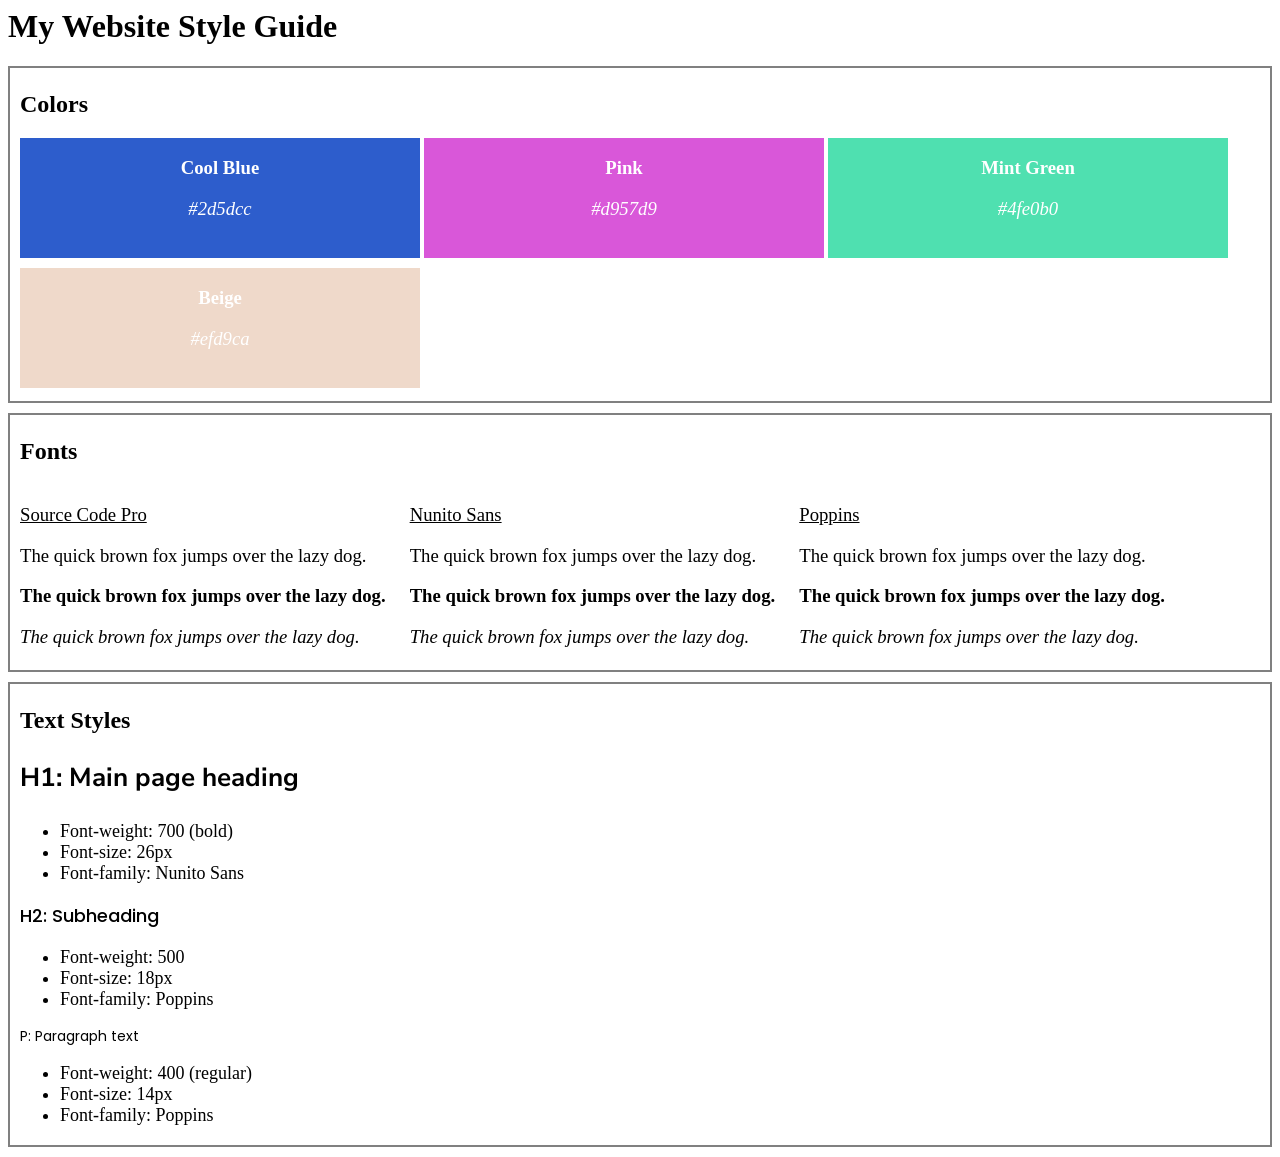
<file: index.html>
<head>
    <meta charset="UTF-8">
    <meta name="viewport" content="width=device-width, initial-scale=1.0">
    <title>My Website Style Guide</title>
    <link href="index.css" rel="stylesheet">
    <link href="https://fonts.googleapis.com/css2?family=Nunito+Sans:ital,opsz,wght@0,6..12,200..1000;1,6..12,200..1000&family=Poppins&family=Protest+Strike&family=Source+Code+Pro:ital,wght@0,200..900;1,200..900&display=swap" rel="stylesheet">

<body>
    <header>
        <h1>My Website Style Guide</h1>
    </header>

    <section class="colors">
        <h2>Colors</h2>
        <div id="cool-blue">
            <h3 class="color-name">Cool Blue</h3>
            <h3 class="color-hex">#2d5dcc</h3>
        </div>
        <div id="pink">
            <h3 class="color-name">Pink</h3>
            <h3 class="color-hex">#d957d9</h3>
        </div>
        <div id="mint-green">
            <h3 class="color-name">Mint Green</h3>
            <h3 class="color-hex">#4fe0b0</h3>
        </div>
        <div id="beige">
            <h3 class="color-name">Beige</h3>
            <h3 class="color-hex">#efd9ca</h3>
        </div>
    </section>

    <section class="fonts">
        <h2>Fonts</h2>
        <div>
            <h3 class="font-name" class="scp">Source Code Pro</h3>
            <h3 class="normal" class="scp">The quick brown fox jumps over the lazy dog.</h3>
            <h3 class="bold" class="scp">The quick brown fox jumps over the lazy dog.</h3>
            <h3 class="italic" class="scp">The quick brown fox jumps over the lazy dog.</h3>
        </div>
        <div>
            <h3 class="font-name" class="ns">Nunito Sans</h3>
            <h3 class="normal" class="ns">The quick brown fox jumps over the lazy dog.</h3>
            <h3 class="bold" class="ns">The quick brown fox jumps over the lazy dog.</h3>
            <h3 class="italic" class="ns">The quick brown fox jumps over the lazy dog.</h3>
        </div>
        <div>
            <h3 class="font-name" class="pop">Poppins</h3>
            <h3 class="normal" class="pop">The quick brown fox jumps over the lazy dog.</h3>
            <h3 class="bold" class="pop">The quick brown fox jumps over the lazy dog.</h3>
            <h3 class="italic" class="pop">The quick brown fox jumps over the lazy dog.</h3>
        </div>
    </section>

    <section class="text-styles">
        <h2>Text Styles</h2>
        <div>
            <h3 class="text-styles" id="h1">H1: Main page heading</h3>
            <ul>
                <li>Font-weight: 700 (bold)</li>
                <li>Font-size: 26px</li>
                <li>Font-family: Nunito Sans</li>
            </ul>
        </div>
        <div>
            <h3 class="text-styles" id="h2">H2: Subheading</h3>
            <ul>
                <li>Font-weight: 500</li>
                <li>Font-size: 18px</li>
                <li>Font-family: Poppins</li>
            </ul>
        </div>
        <div>
            <h3 class="text-styles" id="p">P: Paragraph text</h3>
            <ul>
                <li>Font-weight: 400 (regular)</li>
                <li>Font-size: 14px</li>
                <li>Font-family: Poppins</li>
            </ul>
        </div>

    </section>
</body>
</html>
</file>
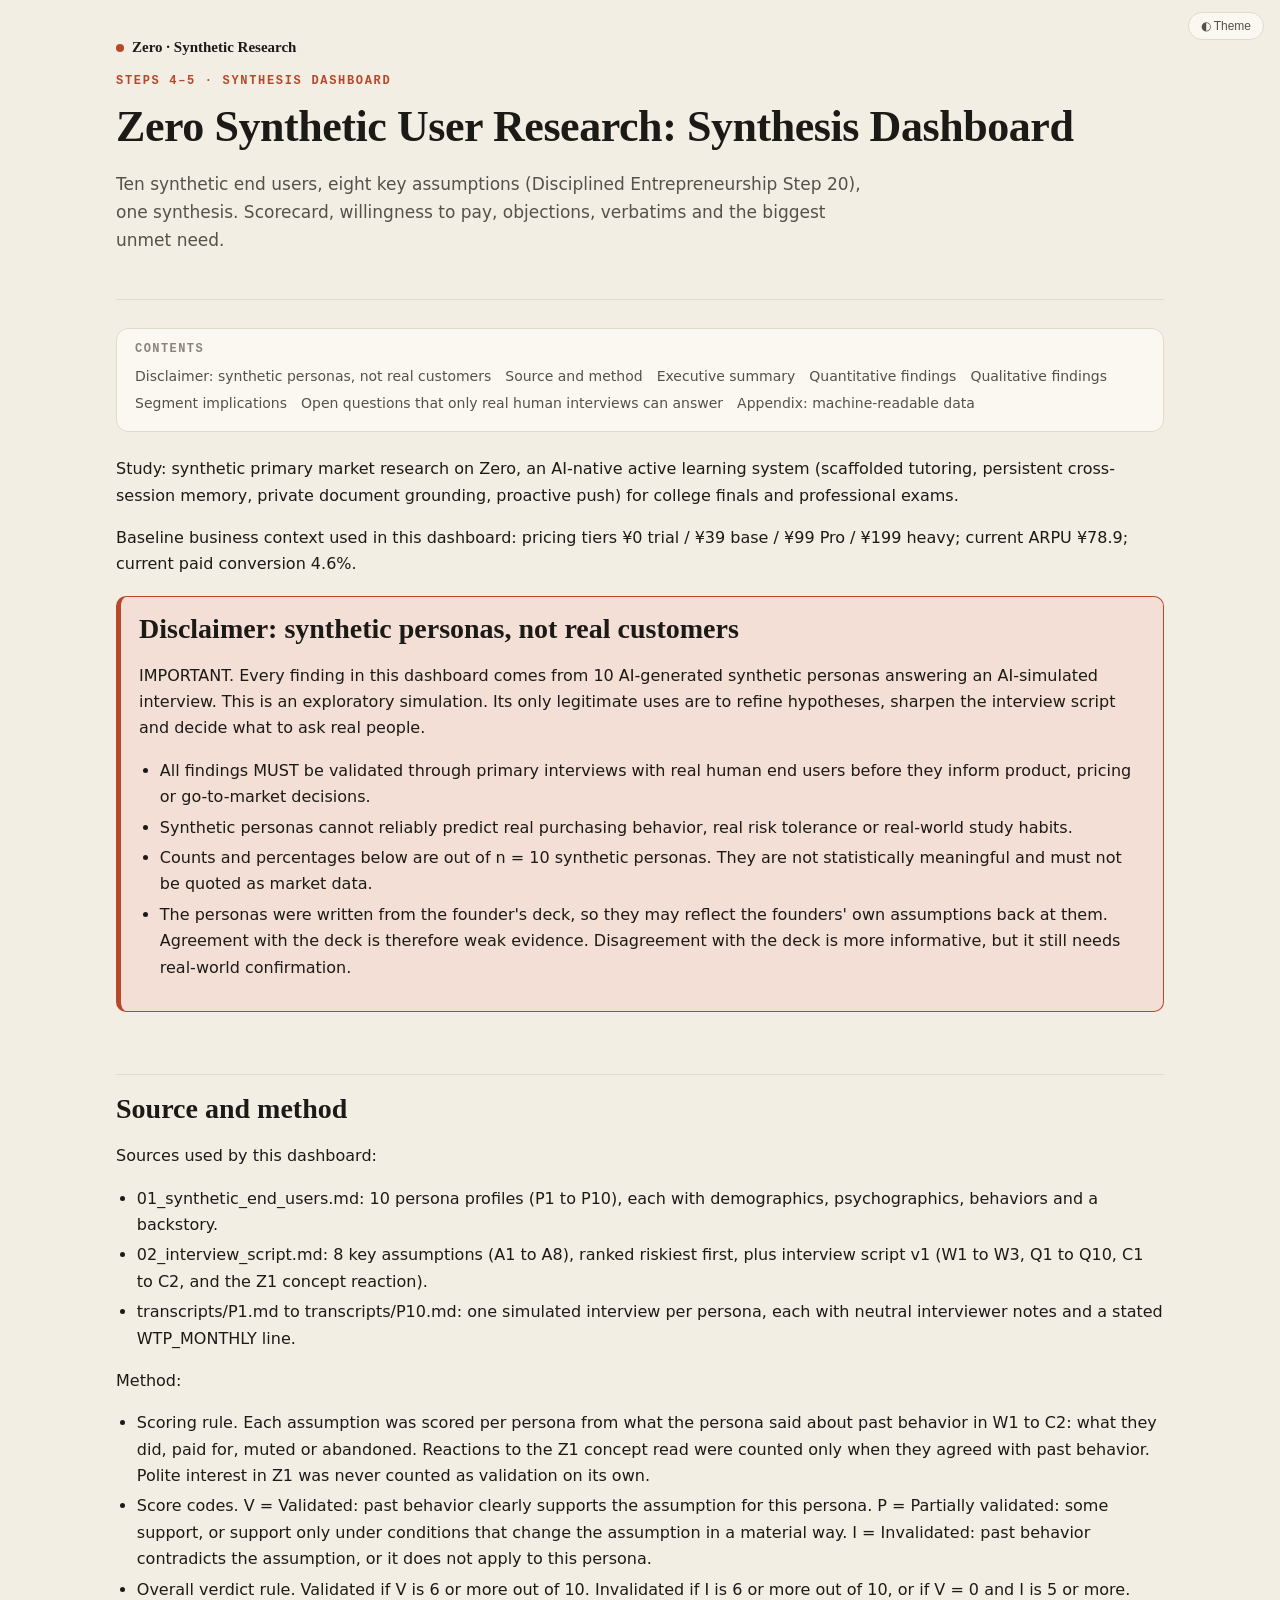
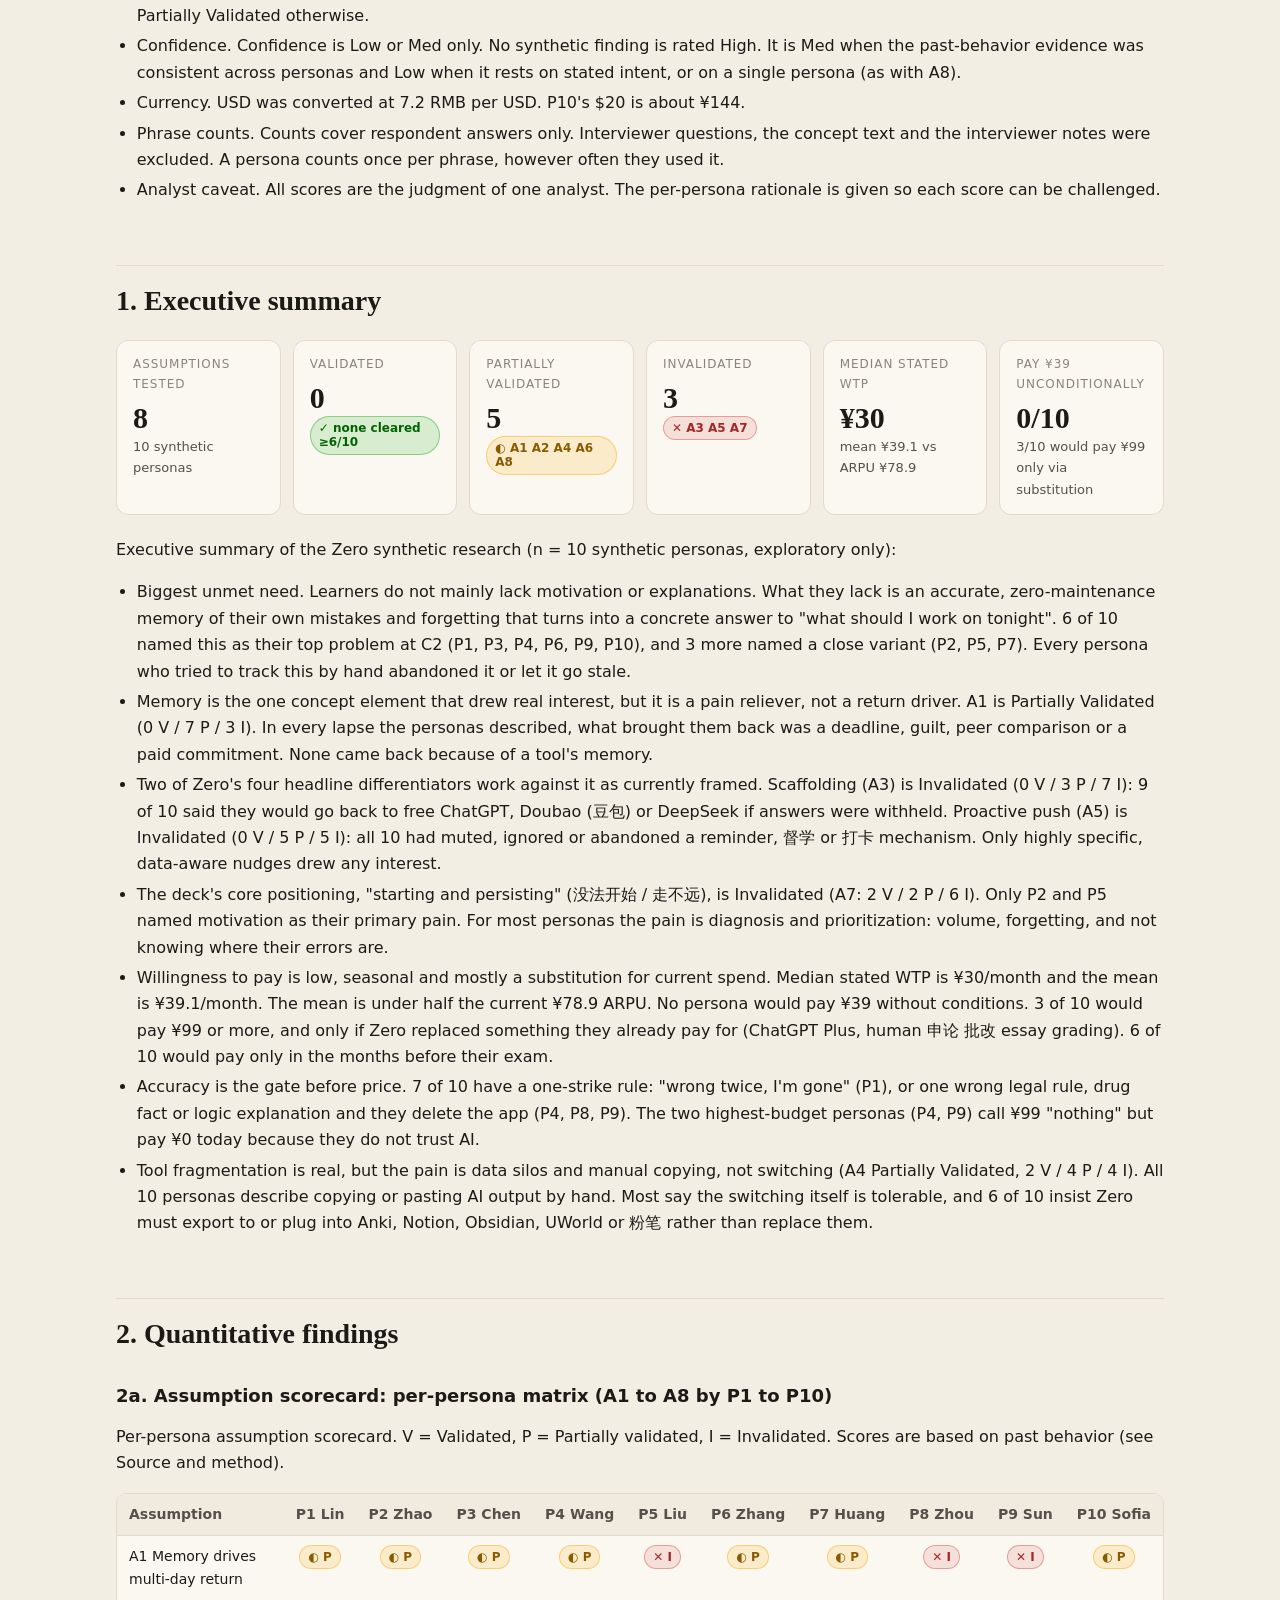
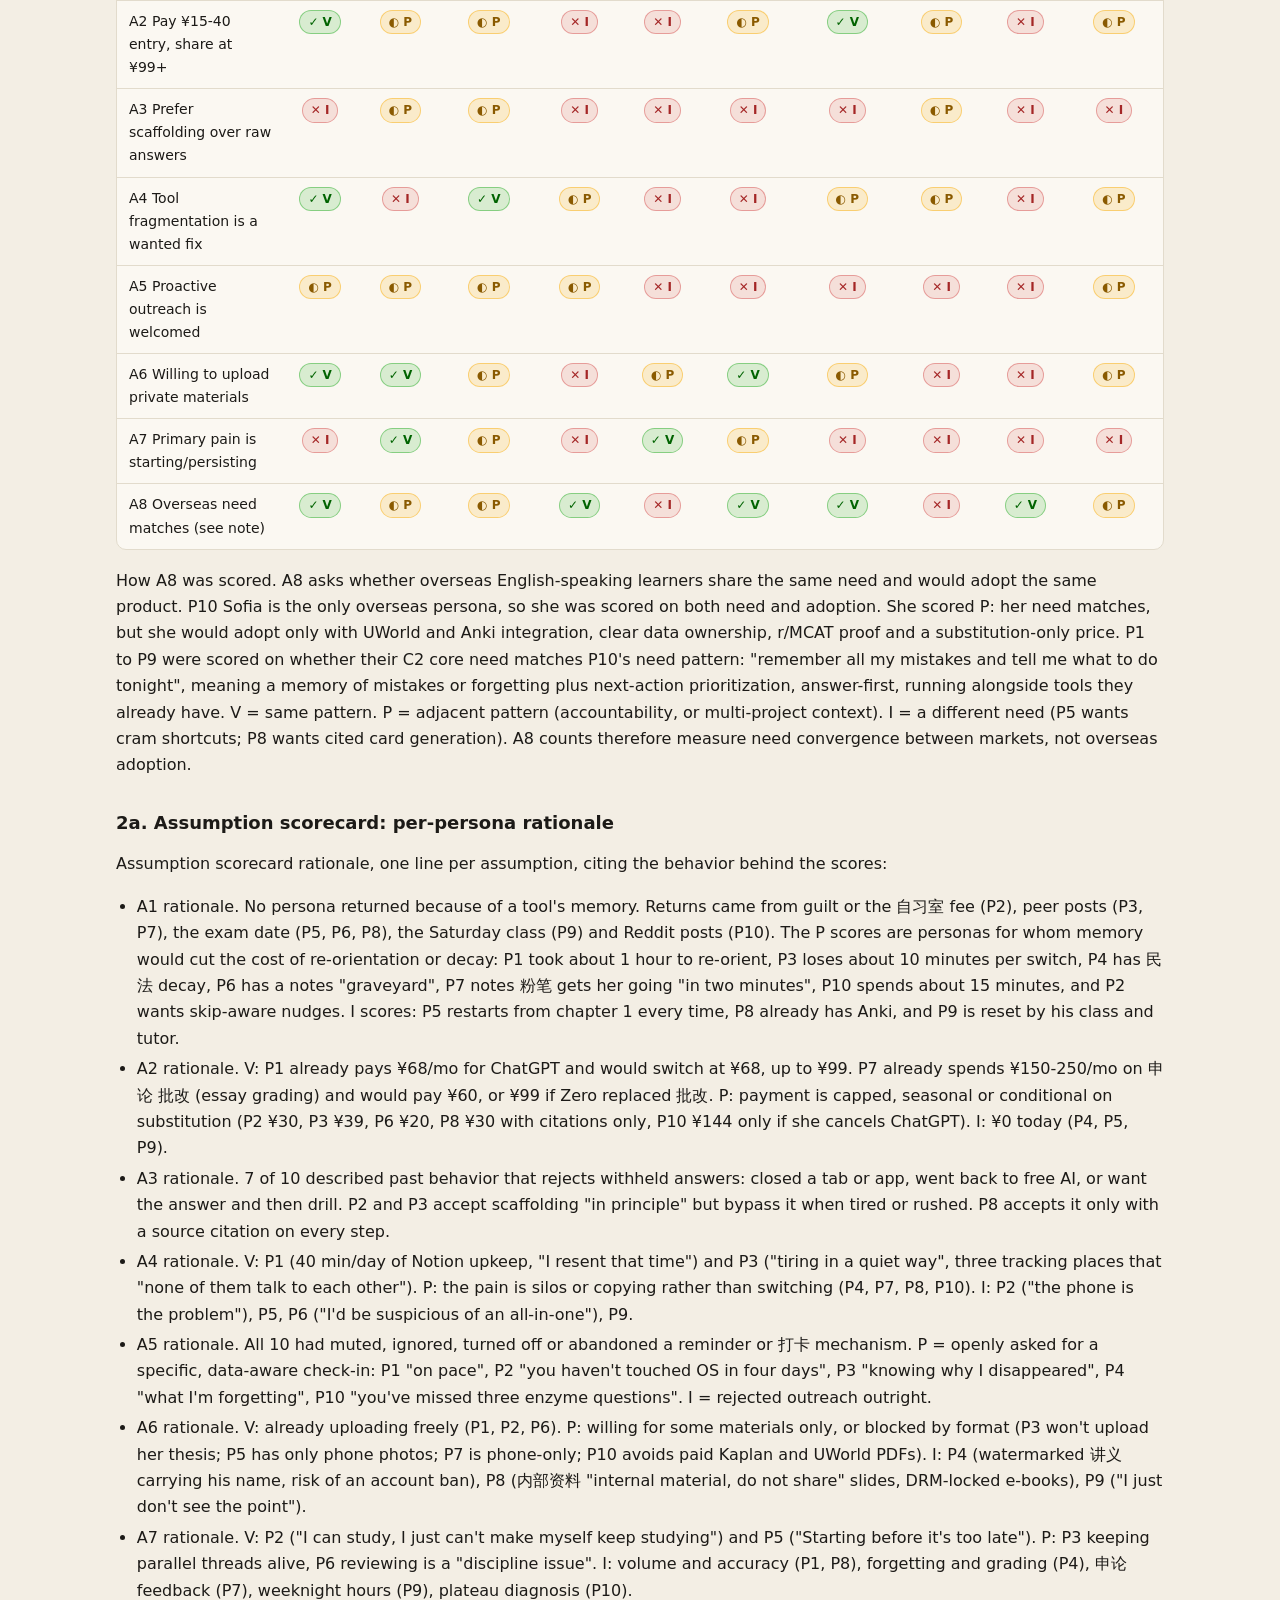
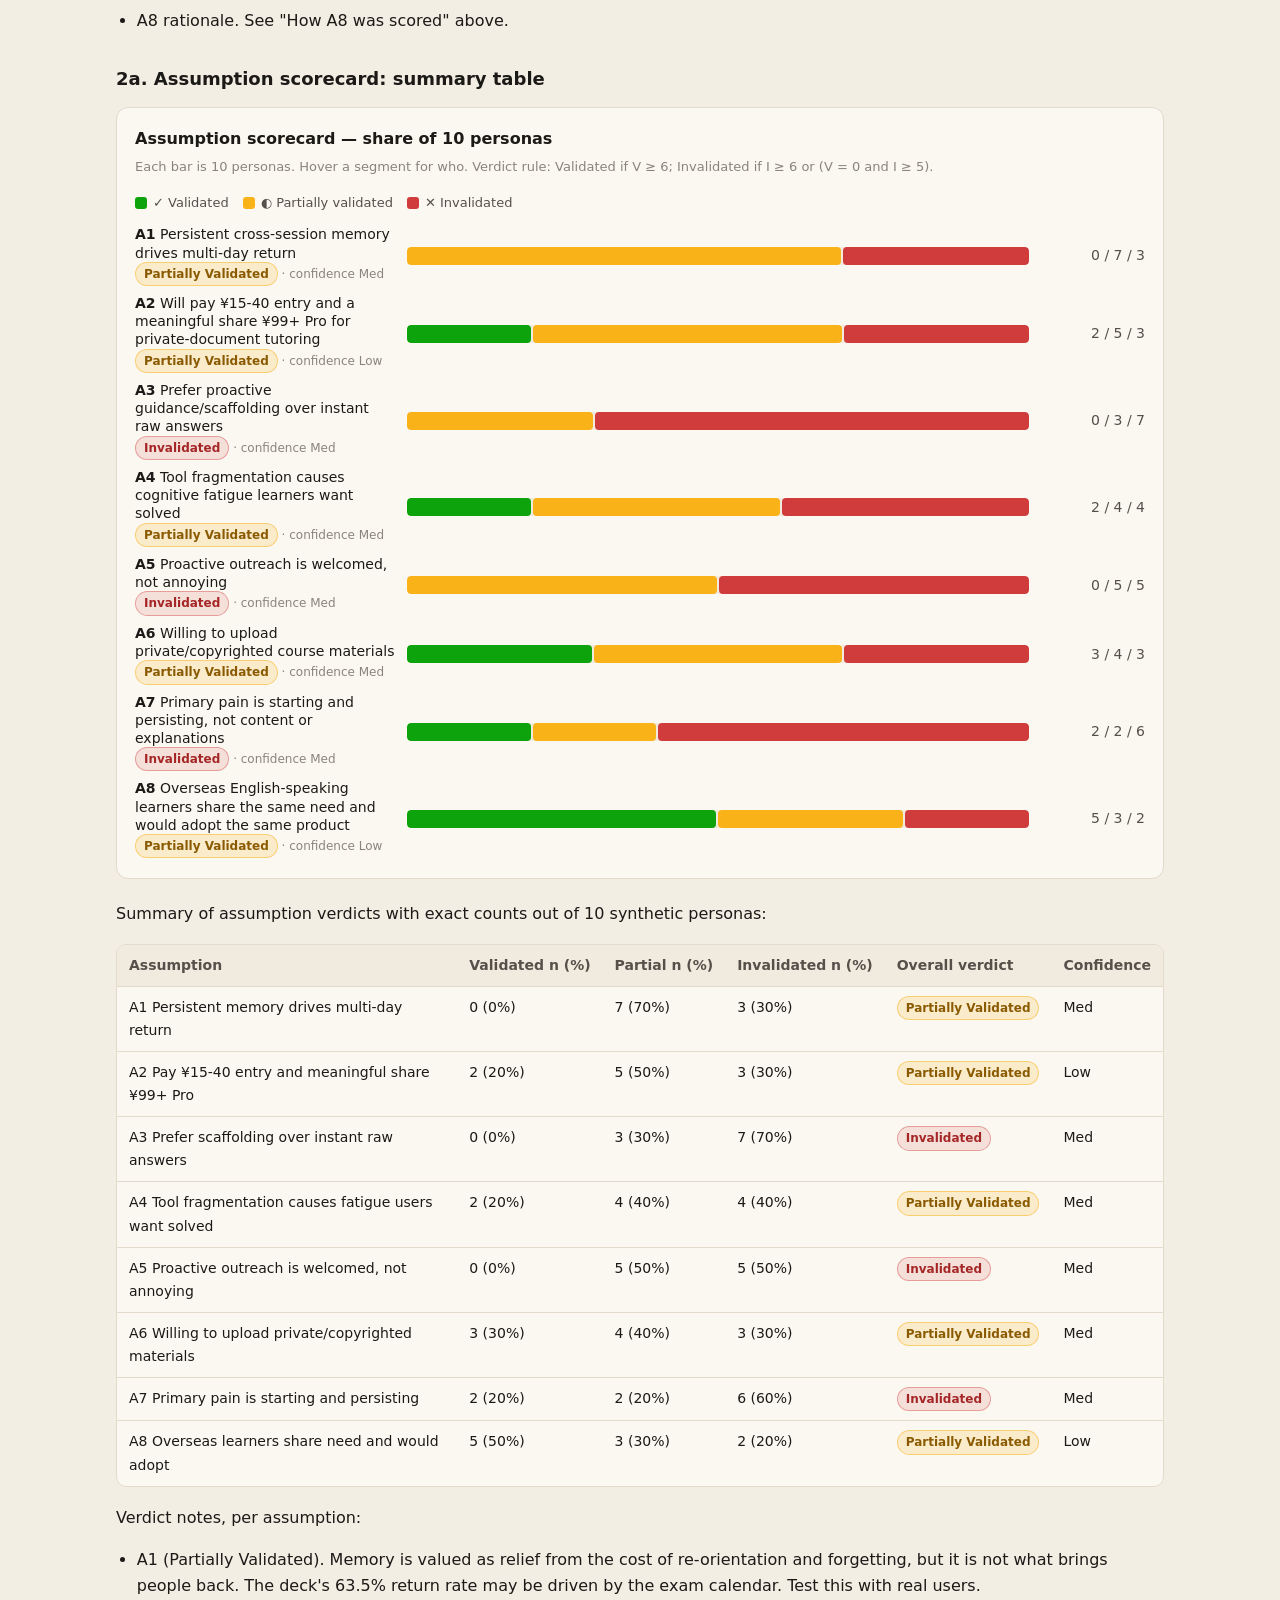
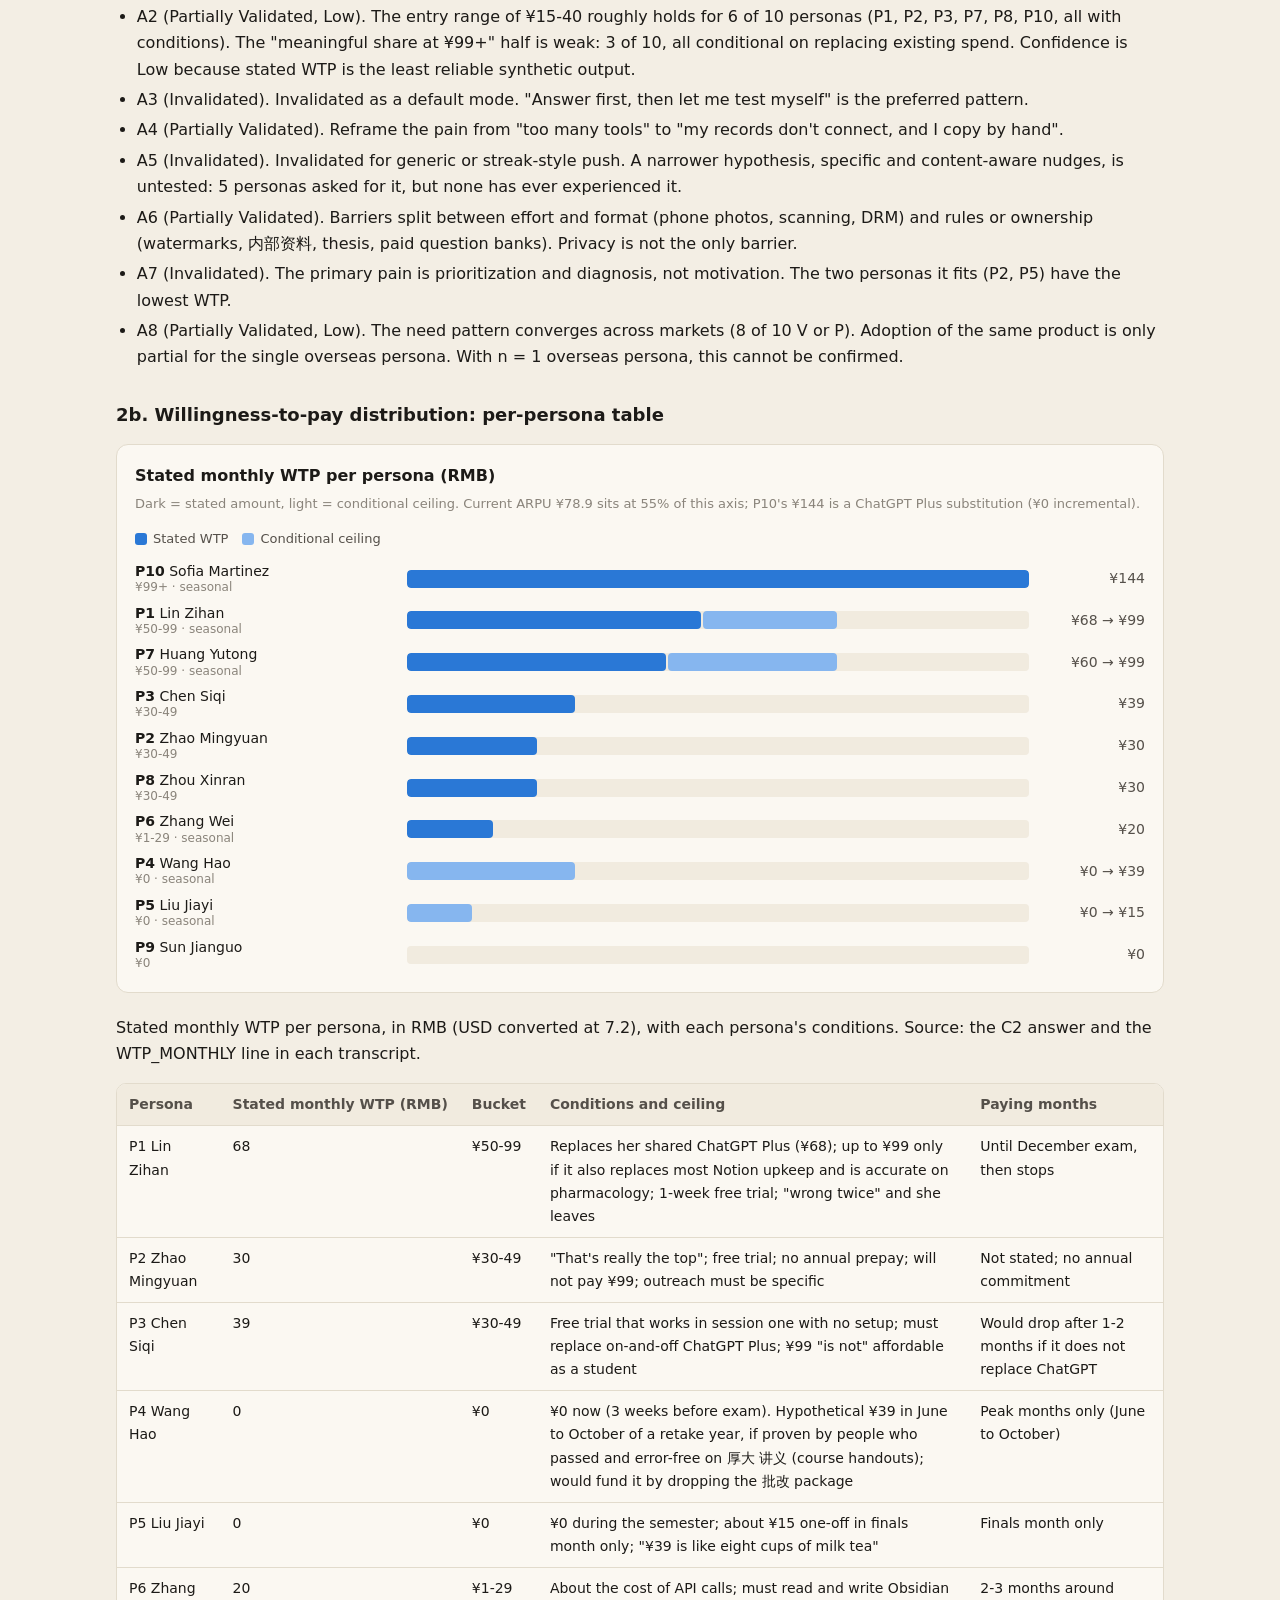
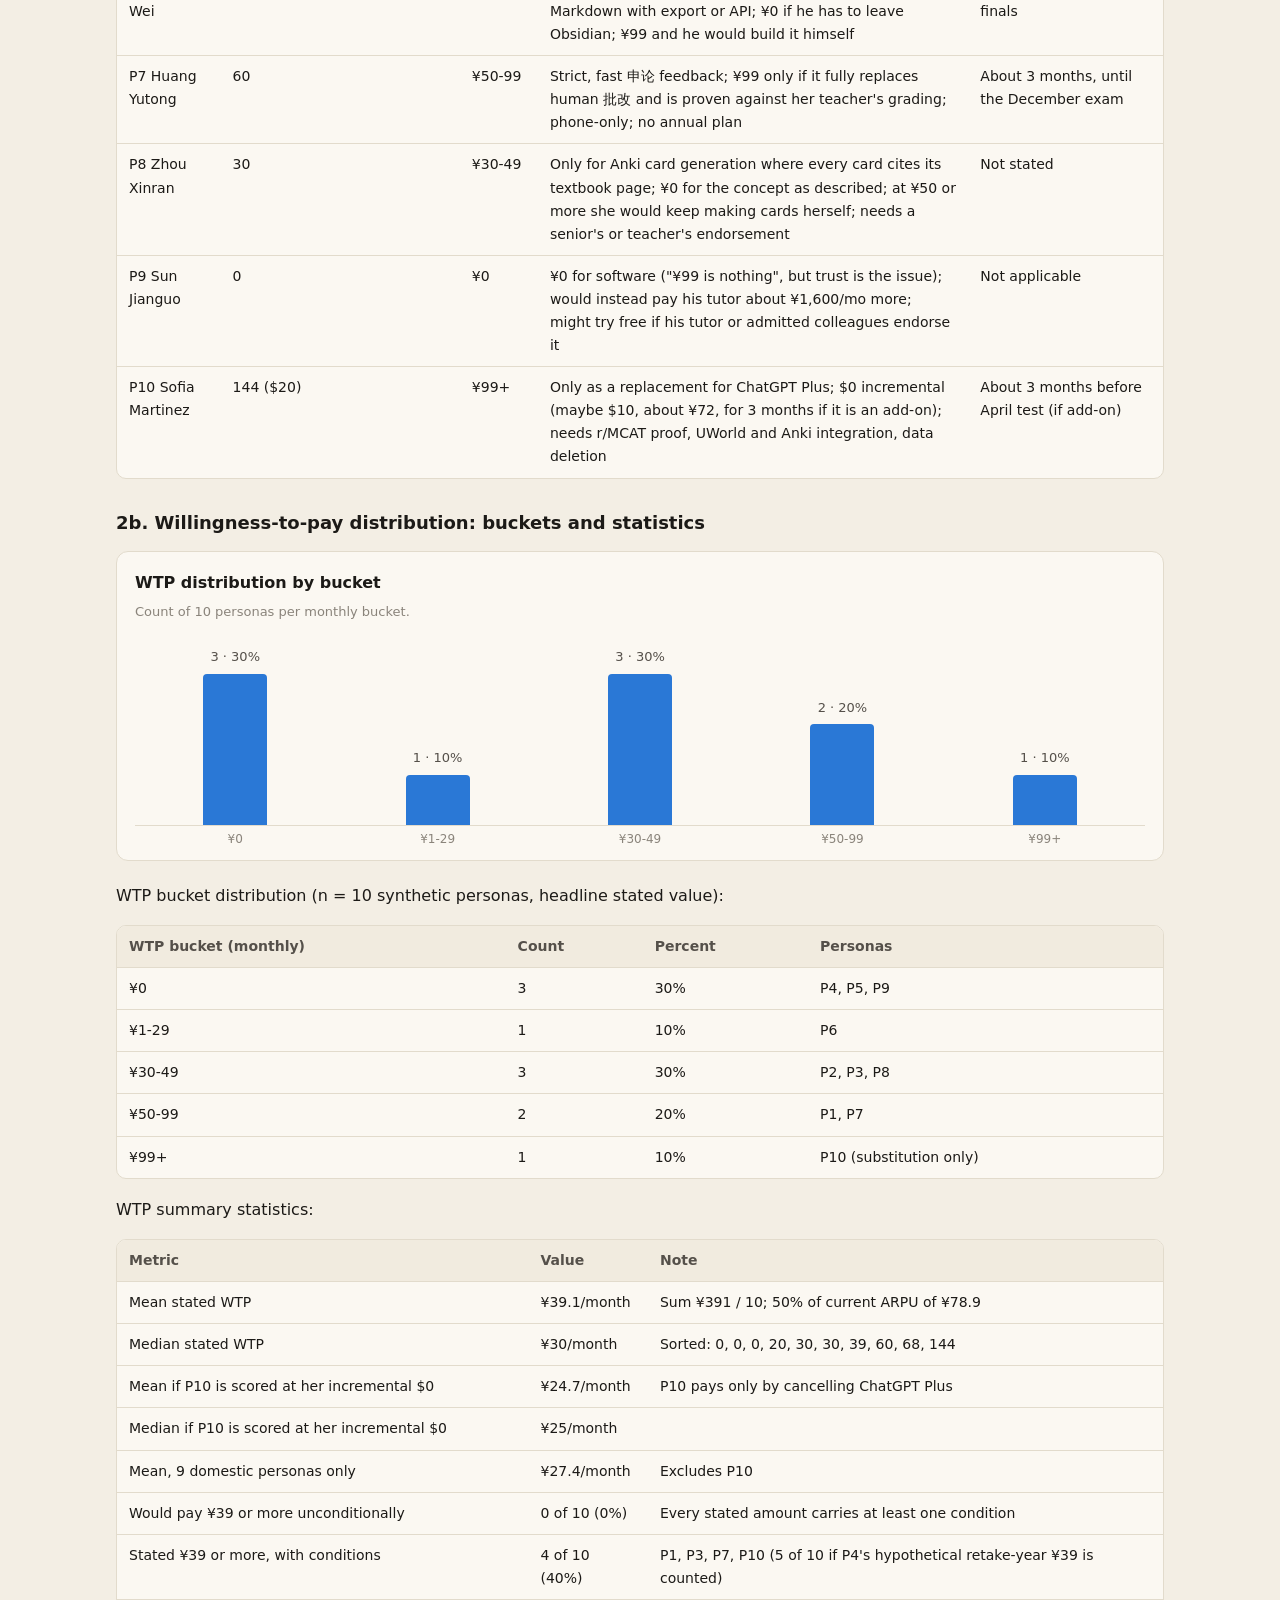
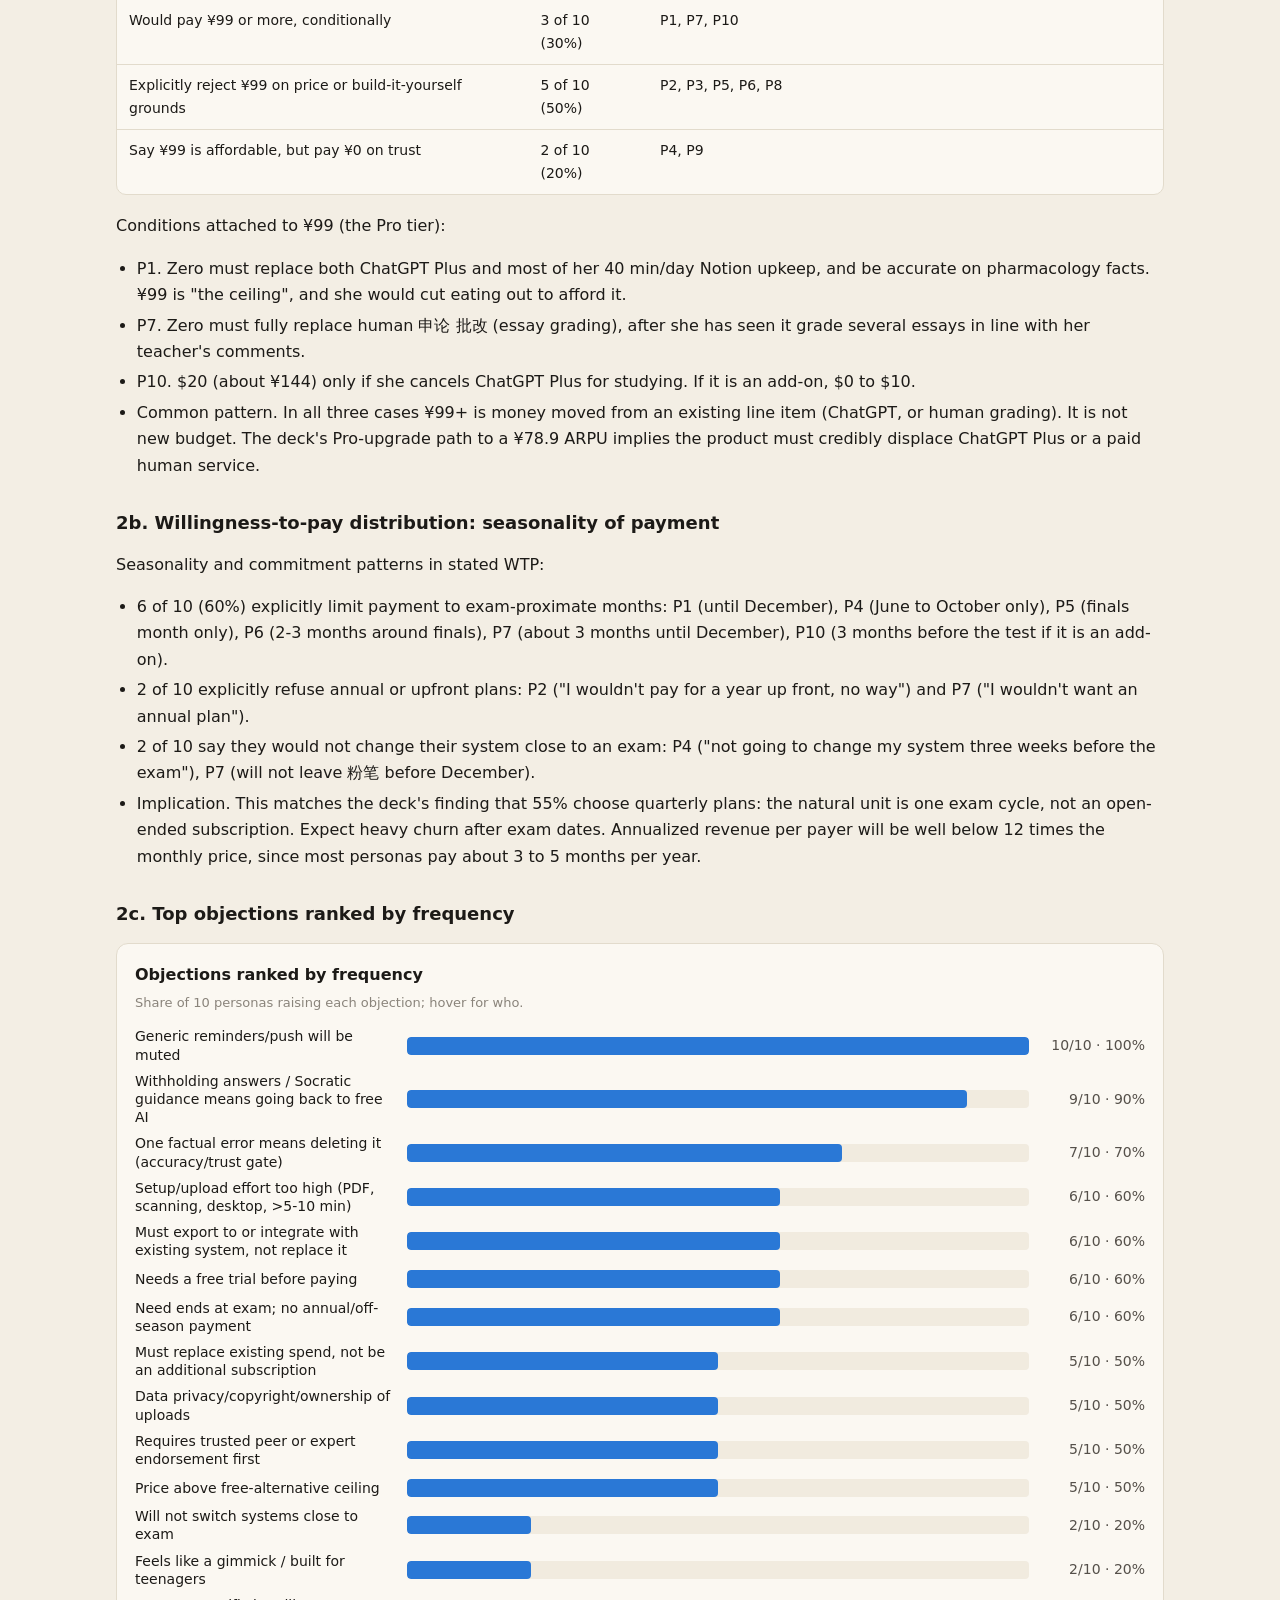
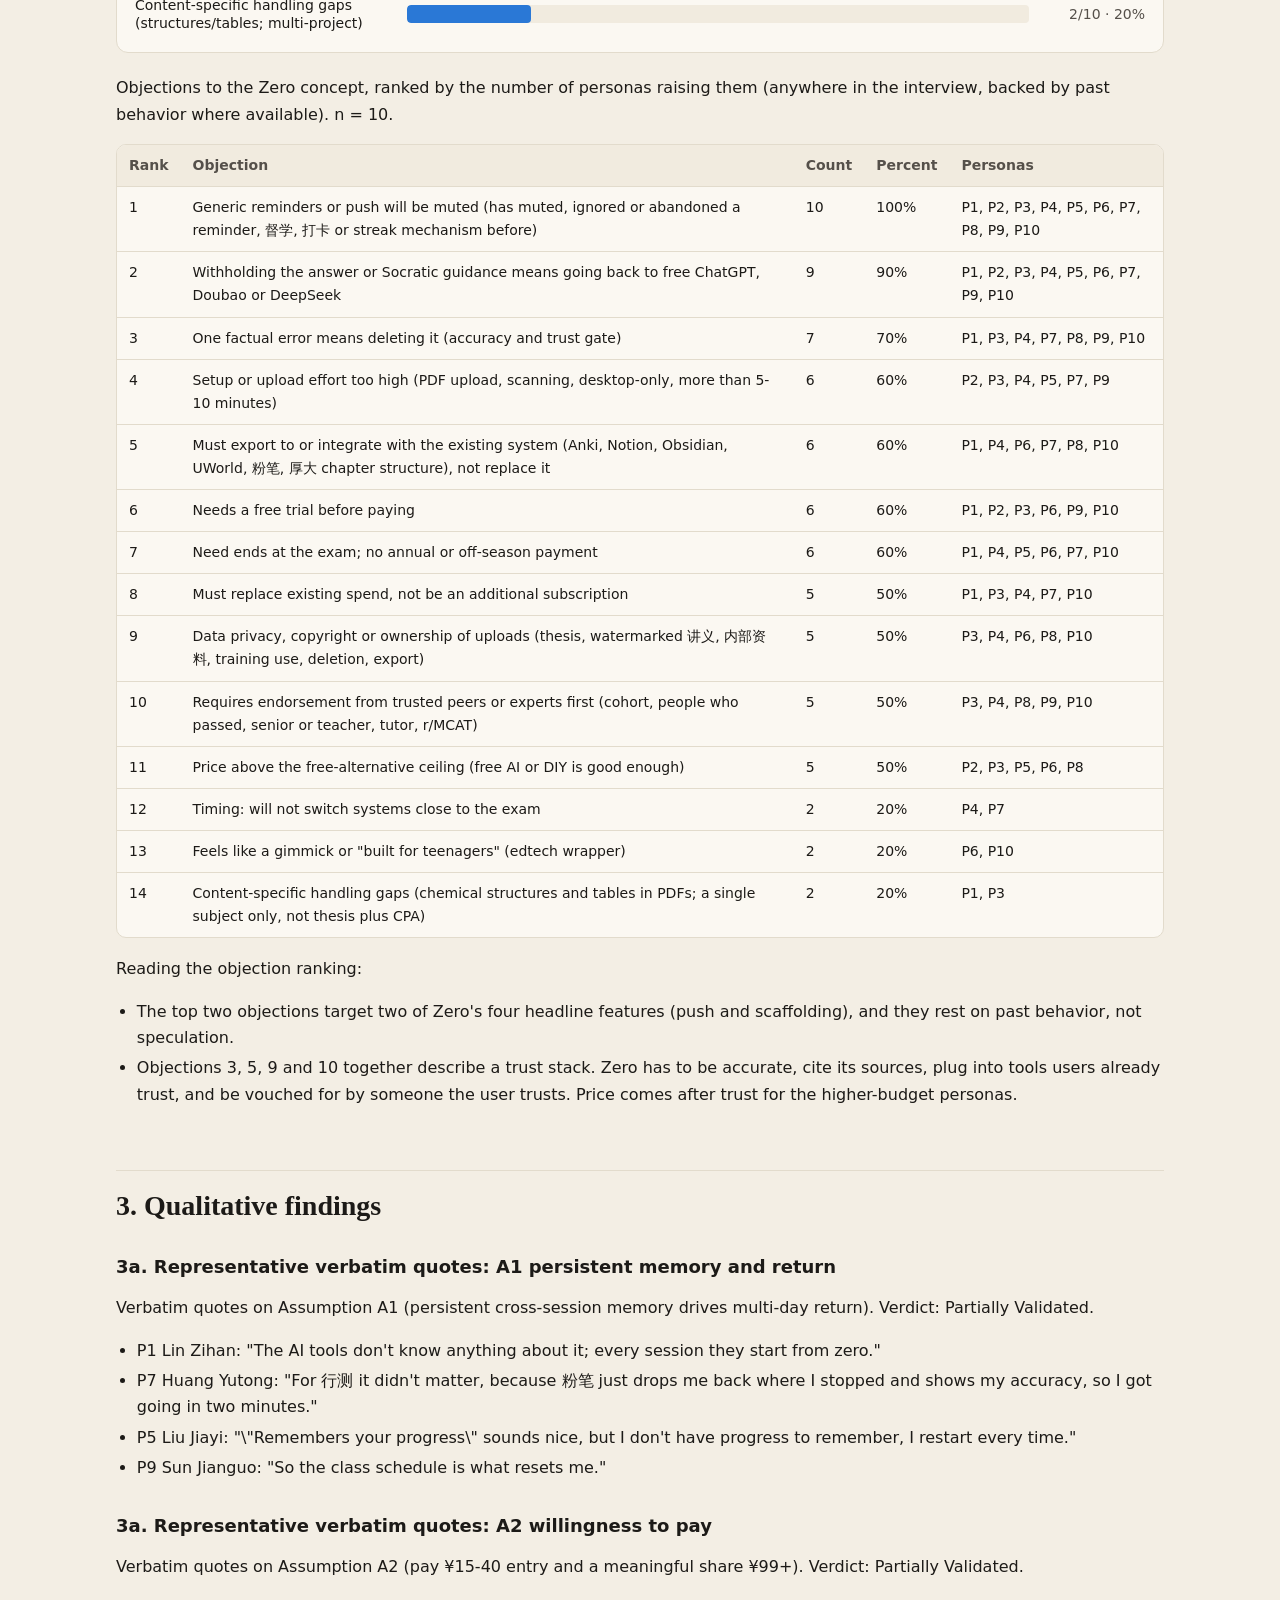
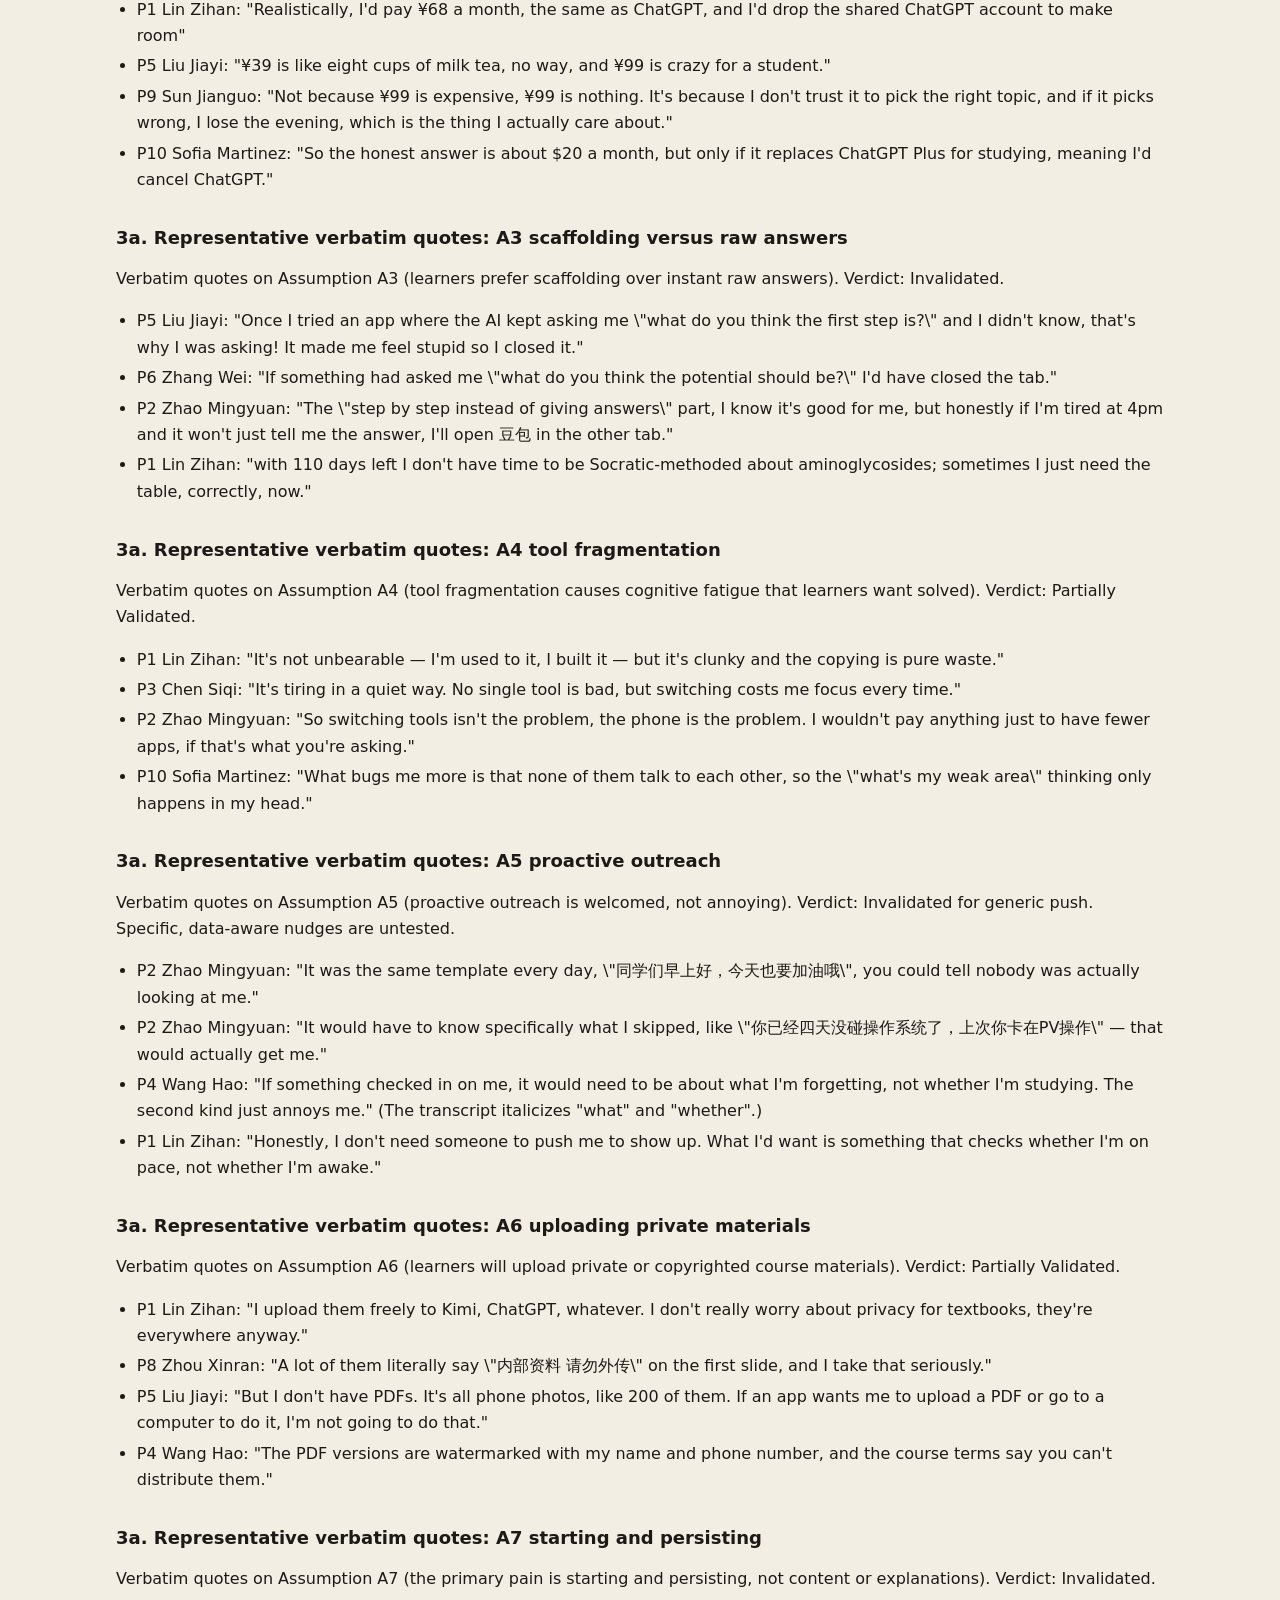
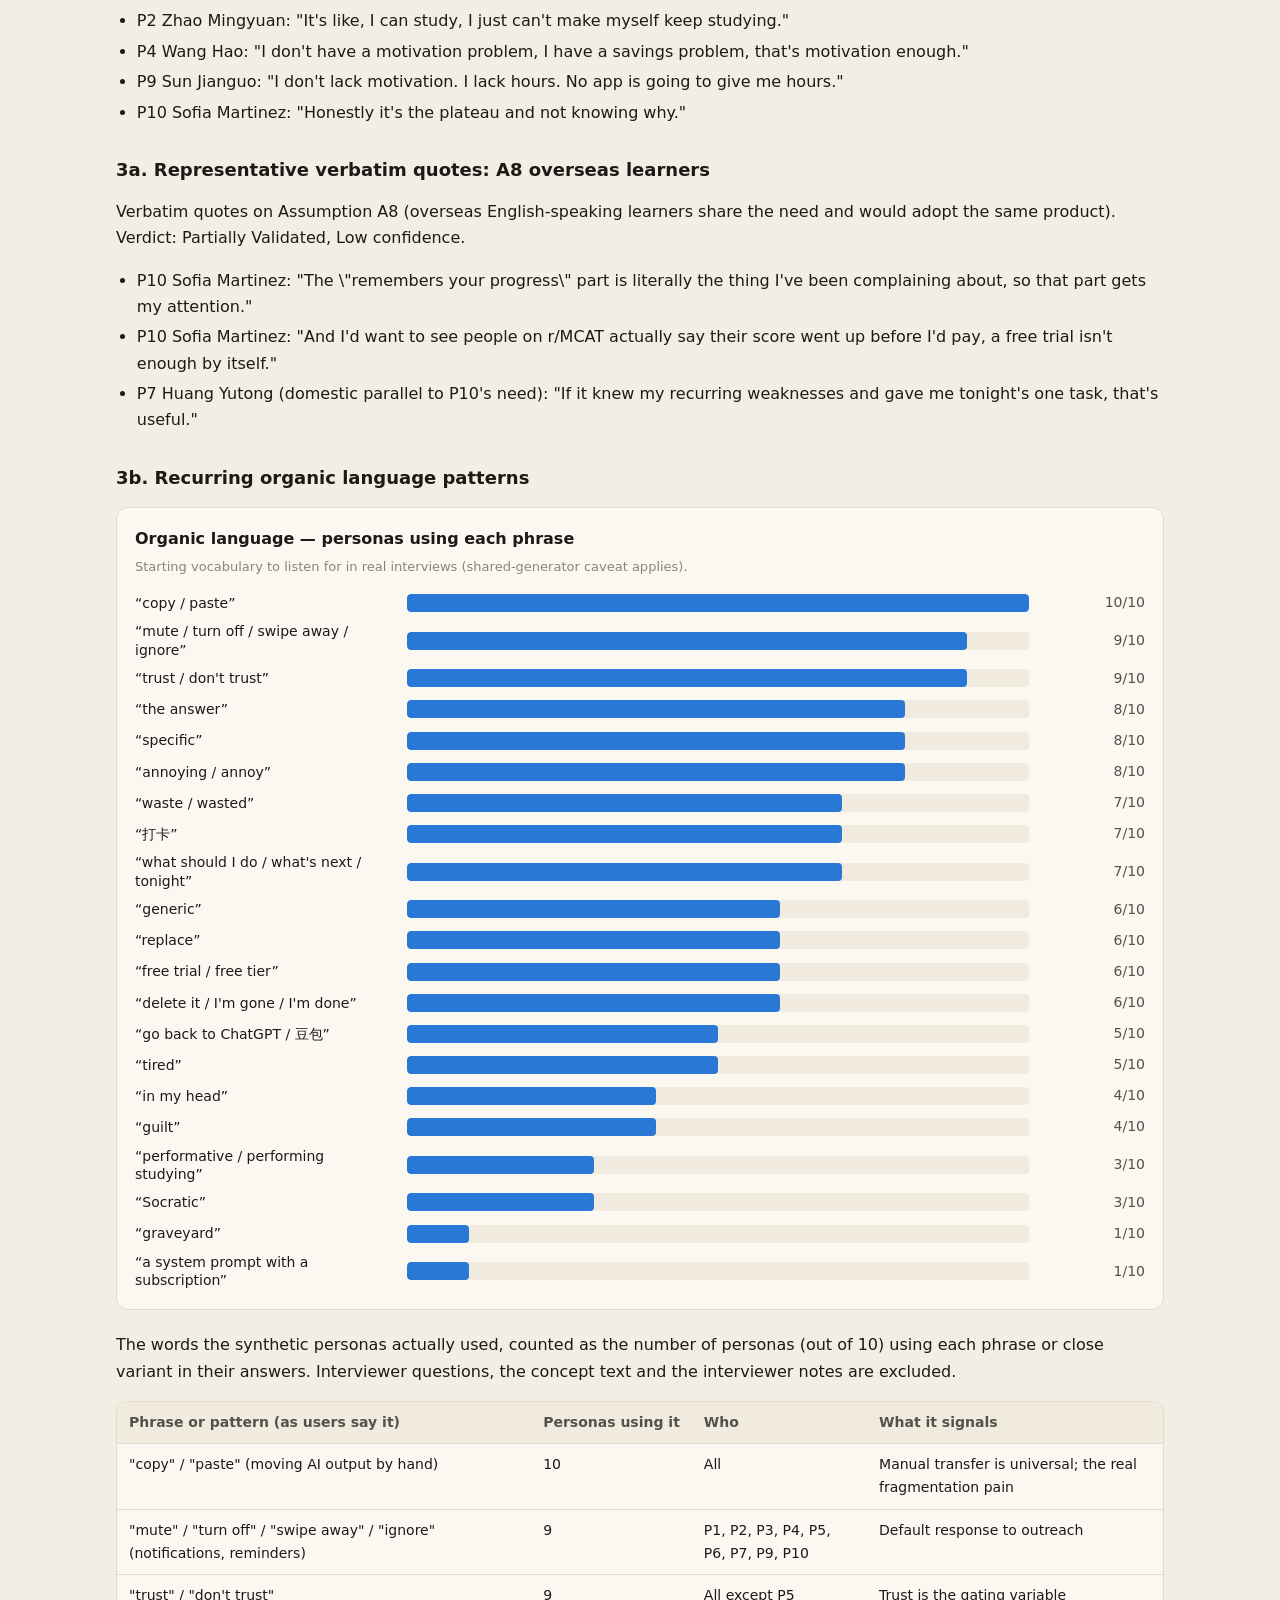
<file: zero-research/03_synthesis_dashboard.html>
<!doctype html>
<html lang="en">
<head>
<meta charset="utf-8">
<meta name="viewport" content="width=device-width,initial-scale=1">
<title>Zero Research Dashboard</title>
<meta name="description" content="Synthetic primary market research dashboard for Zero: assumption scorecard, WTP, objections and verbatims.">
<style>
:root{
  --page:#f3eee4; --surface:#fbf8f2; --surface-2:#f1ebdf; --ink:#1c1a17; --ink-2:#55504a; --muted:#8a847b;
  --line:#e2dbcc; --accent:#b8482a; --accent-soft:#f3dfd5; --code:#efe8da;
  --good:#0ca30c; --good-ink:#006300; --warn:#fab219; --warn-ink:#8a5a00; --crit:#d03b3b; --crit-ink:#a42626;
  --bar:#2a78d6; --bar-2:#86b6ef; --ring:rgba(28,26,23,.10);
  color-scheme:light;
}
@media (prefers-color-scheme:dark){
  :root:not([data-theme="light"]){
    --page:#0f0e0d; --surface:#1a1918; --surface-2:#232120; --ink:#f4f1ea; --ink-2:#c3c0b7; --muted:#8f8a80;
    --line:#34312d; --accent:#e0714f; --accent-soft:#3a2219; --code:#262320;
    --good-ink:#34c534; --warn-ink:#fab219; --crit-ink:#ef7a7a; --bar:#3987e5; --bar-2:#184f95; --ring:rgba(255,255,255,.10);
    color-scheme:dark;
  }
}
:root[data-theme="dark"]{
  --page:#0f0e0d; --surface:#1a1918; --surface-2:#232120; --ink:#f4f1ea; --ink-2:#c3c0b7; --muted:#8f8a80;
  --line:#34312d; --accent:#e0714f; --accent-soft:#3a2219; --code:#262320;
  --good-ink:#34c534; --warn-ink:#fab219; --crit-ink:#ef7a7a; --bar:#3987e5; --bar-2:#184f95; --ring:rgba(255,255,255,.10);
  color-scheme:dark;
}
*{box-sizing:border-box}
html{-webkit-text-size-adjust:100%}
body{margin:0;background:var(--page);color:var(--ink);font:16px/1.65 system-ui,-apple-system,"Segoe UI","PingFang SC","Microsoft YaHei",sans-serif}
.wrap{max-width:1080px;margin:0 auto;padding:40px 16px 96px}
header.hero{border-bottom:1px solid var(--line);padding-bottom:28px;margin-bottom:28px}
.eyebrow{font:600 12px/1 ui-monospace,SFMono-Regular,Menlo,monospace;letter-spacing:.14em;text-transform:uppercase;color:var(--accent)}
.brand{font:600 15px/1 Georgia,"Songti SC",serif;color:var(--ink);display:flex;align-items:center;gap:8px;margin-bottom:20px}
.brand i{width:8px;height:8px;border-radius:50%;background:var(--accent);display:inline-block}
h1{font:600 clamp(28px,4.4vw,44px)/1.15 Georgia,"Songti SC",serif;margin:.35em 0 .3em;letter-spacing:-.01em}
h2{font:600 clamp(22px,3vw,28px)/1.25 Georgia,"Songti SC",serif;margin:2.2em 0 .6em;padding-top:.6em;border-top:1px solid var(--line)}
h3{font-size:18px;line-height:1.35;margin:1.8em 0 .5em}
h4{font-size:16px;margin:1.4em 0 .4em;color:var(--ink-2)}
p,li{color:var(--ink)}
.lede{color:var(--ink-2);font-size:17px;max-width:760px}
a{color:var(--accent)}
strong{font-weight:650}
code{font:13px ui-monospace,SFMono-Regular,Menlo,monospace;background:var(--code);padding:1px 5px;border-radius:4px}
ul,ol{padding-left:1.3em}
li{margin:.25em 0}
nav.toc{background:var(--surface);border:1px solid var(--line);border-radius:12px;padding:14px 18px;margin:24px 0;font-size:14px}
nav.toc b{display:block;font:600 12px/1 ui-monospace,monospace;letter-spacing:.12em;text-transform:uppercase;color:var(--muted);margin-bottom:8px}
nav.toc a{color:var(--ink-2);text-decoration:none;display:inline-block;margin:2px 14px 2px 0}
nav.toc a:hover{color:var(--accent)}
.tbl{overflow-x:auto;margin:14px 0 18px;border:1px solid var(--line);border-radius:10px;background:var(--surface)}
table{border-collapse:collapse;width:100%;font-size:14px}
th,td{padding:9px 12px;text-align:left;vertical-align:top;border-bottom:1px solid var(--line)}
th{font-weight:600;color:var(--ink-2);background:var(--surface-2);white-space:nowrap}
tr:last-child td{border-bottom:0}
td.num{font-variant-numeric:tabular-nums;white-space:nowrap}
.warnbox{background:var(--accent-soft);border:1px solid var(--accent);border-left-width:5px;border-radius:10px;padding:14px 18px;margin:18px 0}
.warnbox h2,.warnbox h3{margin-top:0;border:0;padding:0}
.callout{border-radius:10px;padding:12px 16px;margin:10px 0;border:1px solid var(--line);background:var(--surface)}
.callout .lbl{display:block;font:600 11px/1.4 ui-monospace,monospace;letter-spacing:.12em;text-transform:uppercase;margin-bottom:4px}
.callout p{margin:.25em 0}
.callout.syn{border-left:4px solid var(--bar)} .callout.syn .lbl{color:var(--bar)}
.callout.val{border-left:4px solid var(--accent)} .callout.val .lbl{color:var(--accent)}
.callout.probe{border-left:4px solid var(--muted)} .callout.probe .lbl{color:var(--muted)}
.callout.rec{border-left:4px solid var(--good)} .callout.rec .lbl{color:var(--good-ink)}
.callout.why{border-left:4px solid var(--warn)} .callout.why .lbl{color:var(--warn-ink)}
.callout.test{border-left:4px solid var(--accent)} .callout.test .lbl{color:var(--accent)}
.badge{display:inline-flex;align-items:center;gap:4px;font:600 12px/1.2 system-ui,sans-serif;padding:4px 8px;border-radius:999px;white-space:nowrap;max-width:100%;border:1px solid transparent}
.badge.v{color:var(--good-ink);background:color-mix(in srgb,var(--good) 14%,transparent);border-color:color-mix(in srgb,var(--good) 40%,transparent)}
.badge.p{color:var(--warn-ink);background:color-mix(in srgb,var(--warn) 18%,transparent);border-color:color-mix(in srgb,var(--warn) 50%,transparent)}
.badge.i{color:var(--crit-ink);background:color-mix(in srgb,var(--crit) 13%,transparent);border-color:color-mix(in srgb,var(--crit) 40%,transparent)}
.badge.n{color:var(--ink-2);background:var(--surface-2);border-color:var(--line)}
.matrix td,.matrix th{text-align:center}
.matrix td:first-child,.matrix th:first-child{text-align:left}
.kpis{display:grid;grid-template-columns:repeat(auto-fit,minmax(150px,1fr));gap:12px;margin:22px 0}
.kpi{background:var(--surface);border:1px solid var(--line);border-radius:12px;padding:14px 16px}
.kpi .k{font-size:12px;color:var(--muted);text-transform:uppercase;letter-spacing:.08em}
.kpi .kv{font:600 30px/1.1 Georgia,serif;margin:6px 0 2px}
.kpi .s{font-size:13px;color:var(--ink-2)}
.kpi .s .badge{white-space:normal}
.kpi{min-width:0}
.chart{background:var(--surface);border:1px solid var(--line);border-radius:12px;padding:18px 18px 12px;margin:16px 0 22px}
.chart h4{margin:0 0 4px;color:var(--ink)}
.chart .sub{font-size:13px;color:var(--muted);margin:0 0 14px}
.legend{display:flex;flex-wrap:wrap;gap:14px;font-size:13px;color:var(--ink-2);margin:0 0 12px}
.legend span{display:inline-flex;align-items:center;gap:6px}
.sw{width:12px;height:12px;border-radius:3px;display:inline-block}
.row{display:grid;grid-template-columns:minmax(120px,260px) 1fr 104px;gap:12px;align-items:center;margin:8px 0;font-size:14px}
.row .lab{color:var(--ink);line-height:1.3}
.row .lab small{display:block;color:var(--muted);font-size:12px}
.row .val{font-variant-numeric:tabular-nums;color:var(--ink-2);text-align:right;white-space:nowrap}
.track{height:18px;background:var(--surface-2);border-radius:4px;display:flex;gap:2px;overflow:hidden}
.seg{height:100%;border-radius:4px;min-width:0;cursor:default;transition:filter .12s}
.seg:hover{filter:brightness(1.1)}
.seg.v{background:var(--good)} .seg.p{background:var(--warn)} .seg.i{background:var(--crit)}
.seg.b{background:var(--bar)} .seg.b2{background:var(--bar-2)}
.vbars{display:flex;align-items:flex-end;gap:10px;height:190px;padding:0 4px;border-bottom:1px solid var(--line)}
.vcol{flex:1;display:flex;flex-direction:column;align-items:center;justify-content:flex-end;height:100%;gap:6px}
.vcol .bar{width:100%;max-width:64px;background:var(--bar);border-radius:4px 4px 0 0}
.vcol .n{font-size:13px;color:var(--ink-2);font-variant-numeric:tabular-nums}
.vlabels{display:flex;gap:10px;padding:6px 4px 0}
.vlabels div{flex:1;text-align:center;font-size:12px;color:var(--muted);line-height:1.3}
.refline{position:relative}
.twocol{display:grid;grid-template-columns:1fr 1fr;gap:16px}
@media (max-width:760px){.twocol{grid-template-columns:1fr}.row{grid-template-columns:1fr;gap:4px}.row .val{text-align:left}}
details.raw{margin:12px 0;border:1px solid var(--line);border-radius:10px;background:var(--surface)}
details.raw summary{cursor:pointer;padding:10px 14px;font-weight:600}
details.raw pre{margin:0;padding:14px;overflow:auto;max-height:420px;font:12px/1.5 ui-monospace,monospace;background:var(--code);border-radius:0 0 10px 10px}
.need{font:500 clamp(19px,2.4vw,24px)/1.4 Georgia,"Songti SC",serif;border-left:4px solid var(--accent);padding:6px 0 6px 16px;margin:14px 0}
#tip{position:fixed;pointer-events:none;z-index:10;background:var(--ink);color:var(--page);font-size:12px;line-height:1.4;padding:6px 9px;border-radius:6px;max-width:280px;opacity:0;transition:opacity .08s}
footer{margin-top:64px;padding-top:18px;border-top:1px solid var(--line);font-size:13px;color:var(--muted)}
.theme-toggle{position:absolute;top:12px;right:16px;background:var(--surface);color:var(--ink-2);border:1px solid var(--line);border-radius:999px;padding:6px 12px;font-size:12px;cursor:pointer;z-index:5}
@media print{.theme-toggle,nav.toc{display:none}body{background:#fff}}
</style>
</head>
<body>
<button class="theme-toggle" type="button" aria-label="Toggle light or dark theme">◐ Theme</button>
<div class="wrap">
<header class="hero">
<div class="brand"><i></i>Zero · Synthetic Research</div>
<div class="eyebrow">Steps 4–5 · Synthesis dashboard</div>
<h1>Zero Synthetic User Research: Synthesis Dashboard</h1><p class="lede">Ten synthetic end users, eight key assumptions (Disciplined Entrepreneurship Step 20), one synthesis. Scorecard, willingness to pay, objections, verbatims and the biggest unmet need.</p>
</header>
<nav class="toc"><b>Contents</b><a href="#disclaimer-synthetic-personas-not-real-customers">Disclaimer: synthetic personas, not real customers</a><a href="#source-and-method">Source and method</a><a href="#1-executive-summary">Executive summary</a><a href="#2-quantitative-findings">Quantitative findings</a><a href="#3-qualitative-findings">Qualitative findings</a><a href="#4-segment-implications">Segment implications</a><a href="#5-open-questions-that-only-real-human-interviews-can-answer">Open questions that only real human interviews can answer</a><a href="#appendix-machine-readable-data">Appendix: machine-readable data</a></nav>
<p>Study: synthetic primary market research on Zero, an AI-native active learning system (scaffolded tutoring, persistent cross-session memory, private document grounding, proactive push) for college finals and professional exams.</p>
<p>Baseline business context used in this dashboard: pricing tiers ¥0 trial / ¥39 base / ¥99 Pro / ¥199 heavy; current ARPU ¥78.9; current paid conversion 4.6%.</p>
<div class="warnbox"><h2 id="disclaimer-synthetic-personas-not-real-customers">Disclaimer: synthetic personas, not real customers</h2>
<p>IMPORTANT. Every finding in this dashboard comes from 10 AI-generated synthetic personas answering an AI-simulated interview. This is an exploratory simulation. Its only legitimate uses are to refine hypotheses, sharpen the interview script and decide what to ask real people.</p>
<ul>
<li>All findings MUST be validated through primary interviews with real human end users before they inform product, pricing or go-to-market decisions.
</li>
<li>Synthetic personas cannot reliably predict real purchasing behavior, real risk tolerance or real-world study habits.
</li>
<li>Counts and percentages below are out of n = 10 synthetic personas. They are not statistically meaningful and must not be quoted as market data.
</li>
<li>The personas were written from the founder's deck, so they may reflect the founders' own assumptions back at them. Agreement with the deck is therefore weak evidence. Disagreement with the deck is more informative, but it still needs real-world confirmation.
</li></ul>
</div><h2 id="source-and-method">Source and method</h2>
<p>Sources used by this dashboard:</p>
<ul>
<li>01_synthetic_end_users.md: 10 persona profiles (P1 to P10), each with demographics, psychographics, behaviors and a backstory.
</li>
<li>02_interview_script.md: 8 key assumptions (A1 to A8), ranked riskiest first, plus interview script v1 (W1 to W3, Q1 to Q10, C1 to C2, and the Z1 concept reaction).
</li>
<li>transcripts/P1.md to transcripts/P10.md: one simulated interview per persona, each with neutral interviewer notes and a stated WTP_MONTHLY line.
</li></ul>
<p>Method:</p>
<ul>
<li>Scoring rule. Each assumption was scored per persona from what the persona said about past behavior in W1 to C2: what they did, paid for, muted or abandoned. Reactions to the Z1 concept read were counted only when they agreed with past behavior. Polite interest in Z1 was never counted as validation on its own.
</li>
<li>Score codes. V = Validated: past behavior clearly supports the assumption for this persona. P = Partially validated: some support, or support only under conditions that change the assumption in a material way. I = Invalidated: past behavior contradicts the assumption, or it does not apply to this persona.
</li>
<li>Overall verdict rule. Validated if V is 6 or more out of 10. Invalidated if I is 6 or more out of 10, or if V = 0 and I is 5 or more. Partially Validated otherwise.
</li>
<li>Confidence. Confidence is Low or Med only. No synthetic finding is rated High. It is Med when the past-behavior evidence was consistent across personas and Low when it rests on stated intent, or on a single persona (as with A8).
</li>
<li>Currency. USD was converted at 7.2 RMB per USD. P10's $20 is about ¥144.
</li>
<li>Phrase counts. Counts cover respondent answers only. Interviewer questions, the concept text and the interviewer notes were excluded. A persona counts once per phrase, however often they used it.
</li>
<li>Analyst caveat. All scores are the judgment of one analyst. The per-persona rationale is given so each score can be challenged.
</li></ul>
<h2 id="1-executive-summary">1. Executive summary</h2>
<div class="kpis">
<div class="kpi"><div class="k">Assumptions tested</div><div class="kv">8</div><div class="s">10 synthetic personas</div></div>
<div class="kpi"><div class="k">Validated</div><div class="kv">0</div><div class="s"><span class="badge v">✓ none cleared ≥6/10</span></div></div>
<div class="kpi"><div class="k">Partially validated</div><div class="kv">5</div><div class="s"><span class="badge p">◐ A1 A2 A4 A6 A8</span></div></div>
<div class="kpi"><div class="k">Invalidated</div><div class="kv">3</div><div class="s"><span class="badge i">✕ A3 A5 A7</span></div></div>
<div class="kpi"><div class="k">Median stated WTP</div><div class="kv">¥30</div><div class="s">mean ¥39.1 vs ARPU ¥78.9</div></div>
<div class="kpi"><div class="k">Pay ¥39 unconditionally</div><div class="kv">0/10</div><div class="s">3/10 would pay ¥99 only via substitution</div></div>
</div>
<p>Executive summary of the Zero synthetic research (n = 10 synthetic personas, exploratory only):</p>
<ul>
<li>Biggest unmet need. Learners do not mainly lack motivation or explanations. What they lack is an accurate, zero-maintenance memory of their own mistakes and forgetting that turns into a concrete answer to "what should I work on tonight". 6 of 10 named this as their top problem at C2 (P1, P3, P4, P6, P9, P10), and 3 more named a close variant (P2, P5, P7). Every persona who tried to track this by hand abandoned it or let it go stale.
</li>
<li>Memory is the one concept element that drew real interest, but it is a pain reliever, not a return driver. A1 is Partially Validated (0 V / 7 P / 3 I). In every lapse the personas described, what brought them back was a deadline, guilt, peer comparison or a paid commitment. None came back because of a tool's memory.
</li>
<li>Two of Zero's four headline differentiators work against it as currently framed. Scaffolding (A3) is Invalidated (0 V / 3 P / 7 I): 9 of 10 said they would go back to free ChatGPT, Doubao (豆包) or DeepSeek if answers were withheld. Proactive push (A5) is Invalidated (0 V / 5 P / 5 I): all 10 had muted, ignored or abandoned a reminder, 督学 or 打卡 mechanism. Only highly specific, data-aware nudges drew any interest.
</li>
<li>The deck's core positioning, "starting and persisting" (没法开始 / 走不远), is Invalidated (A7: 2 V / 2 P / 6 I). Only P2 and P5 named motivation as their primary pain. For most personas the pain is diagnosis and prioritization: volume, forgetting, and not knowing where their errors are.
</li>
<li>Willingness to pay is low, seasonal and mostly a substitution for current spend. Median stated WTP is ¥30/month and the mean is ¥39.1/month. The mean is under half the current ¥78.9 ARPU. No persona would pay ¥39 without conditions. 3 of 10 would pay ¥99 or more, and only if Zero replaced something they already pay for (ChatGPT Plus, human 申论 批改 essay grading). 6 of 10 would pay only in the months before their exam.
</li>
<li>Accuracy is the gate before price. 7 of 10 have a one-strike rule: "wrong twice, I'm gone" (P1), or one wrong legal rule, drug fact or logic explanation and they delete the app (P4, P8, P9). The two highest-budget personas (P4, P9) call ¥99 "nothing" but pay ¥0 today because they do not trust AI.
</li>
<li>Tool fragmentation is real, but the pain is data silos and manual copying, not switching (A4 Partially Validated, 2 V / 4 P / 4 I). All 10 personas describe copying or pasting AI output by hand. Most say the switching itself is tolerable, and 6 of 10 insist Zero must export to or plug into Anki, Notion, Obsidian, UWorld or 粉笔 rather than replace them.
</li></ul>
<h2 id="2-quantitative-findings">2. Quantitative findings</h2>
<h3 id="2a-assumption-scorecard-per-persona-matrix-a1-to-a8-by-p1-to-p10">2a. Assumption scorecard: per-persona matrix (A1 to A8 by P1 to P10)</h3>
<p>Per-persona assumption scorecard. V = Validated, P = Partially validated, I = Invalidated. Scores are based on past behavior (see Source and method).</p>
<div class="tbl"><table class="matrix"><thead><tr><th>Assumption</th><th>P1 Lin</th><th>P2 Zhao</th><th>P3 Chen</th><th>P4 Wang</th><th>P5 Liu</th><th>P6 Zhang</th><th>P7 Huang</th><th>P8 Zhou</th><th>P9 Sun</th><th>P10 Sofia</th></tr></thead><tbody><tr><td>A1 Memory drives multi-day return</td><td><span class="badge p">◐ P</span></td><td><span class="badge p">◐ P</span></td><td><span class="badge p">◐ P</span></td><td><span class="badge p">◐ P</span></td><td><span class="badge i">✕ I</span></td><td><span class="badge p">◐ P</span></td><td><span class="badge p">◐ P</span></td><td><span class="badge i">✕ I</span></td><td><span class="badge i">✕ I</span></td><td><span class="badge p">◐ P</span></td></tr><tr><td>A2 Pay ¥15-40 entry, share at ¥99+</td><td><span class="badge v">✓ V</span></td><td><span class="badge p">◐ P</span></td><td><span class="badge p">◐ P</span></td><td><span class="badge i">✕ I</span></td><td><span class="badge i">✕ I</span></td><td><span class="badge p">◐ P</span></td><td><span class="badge v">✓ V</span></td><td><span class="badge p">◐ P</span></td><td><span class="badge i">✕ I</span></td><td><span class="badge p">◐ P</span></td></tr><tr><td>A3 Prefer scaffolding over raw answers</td><td><span class="badge i">✕ I</span></td><td><span class="badge p">◐ P</span></td><td><span class="badge p">◐ P</span></td><td><span class="badge i">✕ I</span></td><td><span class="badge i">✕ I</span></td><td><span class="badge i">✕ I</span></td><td><span class="badge i">✕ I</span></td><td><span class="badge p">◐ P</span></td><td><span class="badge i">✕ I</span></td><td><span class="badge i">✕ I</span></td></tr><tr><td>A4 Tool fragmentation is a wanted fix</td><td><span class="badge v">✓ V</span></td><td><span class="badge i">✕ I</span></td><td><span class="badge v">✓ V</span></td><td><span class="badge p">◐ P</span></td><td><span class="badge i">✕ I</span></td><td><span class="badge i">✕ I</span></td><td><span class="badge p">◐ P</span></td><td><span class="badge p">◐ P</span></td><td><span class="badge i">✕ I</span></td><td><span class="badge p">◐ P</span></td></tr><tr><td>A5 Proactive outreach is welcomed</td><td><span class="badge p">◐ P</span></td><td><span class="badge p">◐ P</span></td><td><span class="badge p">◐ P</span></td><td><span class="badge p">◐ P</span></td><td><span class="badge i">✕ I</span></td><td><span class="badge i">✕ I</span></td><td><span class="badge i">✕ I</span></td><td><span class="badge i">✕ I</span></td><td><span class="badge i">✕ I</span></td><td><span class="badge p">◐ P</span></td></tr><tr><td>A6 Willing to upload private materials</td><td><span class="badge v">✓ V</span></td><td><span class="badge v">✓ V</span></td><td><span class="badge p">◐ P</span></td><td><span class="badge i">✕ I</span></td><td><span class="badge p">◐ P</span></td><td><span class="badge v">✓ V</span></td><td><span class="badge p">◐ P</span></td><td><span class="badge i">✕ I</span></td><td><span class="badge i">✕ I</span></td><td><span class="badge p">◐ P</span></td></tr><tr><td>A7 Primary pain is starting/persisting</td><td><span class="badge i">✕ I</span></td><td><span class="badge v">✓ V</span></td><td><span class="badge p">◐ P</span></td><td><span class="badge i">✕ I</span></td><td><span class="badge v">✓ V</span></td><td><span class="badge p">◐ P</span></td><td><span class="badge i">✕ I</span></td><td><span class="badge i">✕ I</span></td><td><span class="badge i">✕ I</span></td><td><span class="badge i">✕ I</span></td></tr><tr><td>A8 Overseas need matches (see note)</td><td><span class="badge v">✓ V</span></td><td><span class="badge p">◐ P</span></td><td><span class="badge p">◐ P</span></td><td><span class="badge v">✓ V</span></td><td><span class="badge i">✕ I</span></td><td><span class="badge v">✓ V</span></td><td><span class="badge v">✓ V</span></td><td><span class="badge i">✕ I</span></td><td><span class="badge v">✓ V</span></td><td><span class="badge p">◐ P</span></td></tr></tbody></table></div>
<p>How A8 was scored. A8 asks whether overseas English-speaking learners share the same need and would adopt the same product. P10 Sofia is the only overseas persona, so she was scored on both need and adoption. She scored P: her need matches, but she would adopt only with UWorld and Anki integration, clear data ownership, r/MCAT proof and a substitution-only price. P1 to P9 were scored on whether their C2 core need matches P10's need pattern: "remember all my mistakes and tell me what to do tonight", meaning a memory of mistakes or forgetting plus next-action prioritization, answer-first, running alongside tools they already have. V = same pattern. P = adjacent pattern (accountability, or multi-project context). I = a different need (P5 wants cram shortcuts; P8 wants cited card generation). A8 counts therefore measure need convergence between markets, not overseas adoption.</p>
<h3 id="2a-assumption-scorecard-per-persona-rationale">2a. Assumption scorecard: per-persona rationale</h3>
<p>Assumption scorecard rationale, one line per assumption, citing the behavior behind the scores:</p>
<ul>
<li>A1 rationale. No persona returned because of a tool's memory. Returns came from guilt or the 自习室 fee (P2), peer posts (P3, P7), the exam date (P5, P6, P8), the Saturday class (P9) and Reddit posts (P10). The P scores are personas for whom memory would cut the cost of re-orientation or decay: P1 took about 1 hour to re-orient, P3 loses about 10 minutes per switch, P4 has 民法 decay, P6 has a notes "graveyard", P7 notes 粉笔 gets her going "in two minutes", P10 spends about 15 minutes, and P2 wants skip-aware nudges. I scores: P5 restarts from chapter 1 every time, P8 already has Anki, and P9 is reset by his class and tutor.
</li>
<li>A2 rationale. V: P1 already pays ¥68/mo for ChatGPT and would switch at ¥68, up to ¥99. P7 already spends ¥150-250/mo on 申论 批改 (essay grading) and would pay ¥60, or ¥99 if Zero replaced 批改. P: payment is capped, seasonal or conditional on substitution (P2 ¥30, P3 ¥39, P6 ¥20, P8 ¥30 with citations only, P10 ¥144 only if she cancels ChatGPT). I: ¥0 today (P4, P5, P9).
</li>
<li>A3 rationale. 7 of 10 described past behavior that rejects withheld answers: closed a tab or app, went back to free AI, or want the answer and then drill. P2 and P3 accept scaffolding "in principle" but bypass it when tired or rushed. P8 accepts it only with a source citation on every step.
</li>
<li>A4 rationale. V: P1 (40 min/day of Notion upkeep, "I resent that time") and P3 ("tiring in a quiet way", three tracking places that "none of them talk to each other"). P: the pain is silos or copying rather than switching (P4, P7, P8, P10). I: P2 ("the phone is the problem"), P5, P6 ("I'd be suspicious of an all-in-one"), P9.
</li>
<li>A5 rationale. All 10 had muted, ignored, turned off or abandoned a reminder or 打卡 mechanism. P = openly asked for a specific, data-aware check-in: P1 "on pace", P2 "you haven't touched OS in four days", P3 "knowing why I disappeared", P4 "what I'm forgetting", P10 "you've missed three enzyme questions". I = rejected outreach outright.
</li>
<li>A6 rationale. V: already uploading freely (P1, P2, P6). P: willing for some materials only, or blocked by format (P3 won't upload her thesis; P5 has only phone photos; P7 is phone-only; P10 avoids paid Kaplan and UWorld PDFs). I: P4 (watermarked 讲义 carrying his name, risk of an account ban), P8 (内部资料 "internal material, do not share" slides, DRM-locked e-books), P9 ("I just don't see the point").
</li>
<li>A7 rationale. V: P2 ("I can study, I just can't make myself keep studying") and P5 ("Starting before it's too late"). P: P3 keeping parallel threads alive, P6 reviewing is a "discipline issue". I: volume and accuracy (P1, P8), forgetting and grading (P4), 申论 feedback (P7), weeknight hours (P9), plateau diagnosis (P10).
</li>
<li>A8 rationale. See "How A8 was scored" above.
</li></ul>
<h3 id="2a-assumption-scorecard-summary-table">2a. Assumption scorecard: summary table</h3>
<div class="chart"><h4>Assumption scorecard — share of 10 personas</h4>
<p class="sub">Each bar is 10 personas. Hover a segment for who. Verdict rule: Validated if V ≥ 6; Invalidated if I ≥ 6 or (V = 0 and I ≥ 5).</p>
<div class="legend"><span><i class="sw" style="background:var(--good)"></i>✓ Validated</span><span><i class="sw" style="background:var(--warn)"></i>◐ Partially validated</span><span><i class="sw" style="background:var(--crit)"></i>✕ Invalidated</span></div>
<div class="row"><div class="lab"><b>A1</b> Persistent cross-session memory drives multi-day return<small><span class="badge p">Partially Validated</span> · confidence Med</small></div><div class="track" role="img" aria-label="A1: 0 validated, 7 partial, 3 invalidated of 10"><div class="seg p" style="width:70.0%" data-tip="A1 · Partial: 7/10 (70%) — P1, P2, P3, P4, P6, P7, P10"></div><div class="seg i" style="width:30.0%" data-tip="A1 · Invalidated: 3/10 (30%) — P5, P8, P9"></div></div><div class="val">0 / 7 / 3</div></div><div class="row"><div class="lab"><b>A2</b> Will pay ¥15-40 entry and a meaningful share ¥99+ Pro for private-document tutoring<small><span class="badge p">Partially Validated</span> · confidence Low</small></div><div class="track" role="img" aria-label="A2: 2 validated, 5 partial, 3 invalidated of 10"><div class="seg v" style="width:20.0%" data-tip="A2 · Validated: 2/10 (20%) — P1, P7"></div><div class="seg p" style="width:50.0%" data-tip="A2 · Partial: 5/10 (50%) — P2, P3, P6, P8, P10"></div><div class="seg i" style="width:30.0%" data-tip="A2 · Invalidated: 3/10 (30%) — P4, P5, P9"></div></div><div class="val">2 / 5 / 3</div></div><div class="row"><div class="lab"><b>A3</b> Prefer proactive guidance/scaffolding over instant raw answers<small><span class="badge i">Invalidated</span> · confidence Med</small></div><div class="track" role="img" aria-label="A3: 0 validated, 3 partial, 7 invalidated of 10"><div class="seg p" style="width:30.0%" data-tip="A3 · Partial: 3/10 (30%) — P2, P3, P8"></div><div class="seg i" style="width:70.0%" data-tip="A3 · Invalidated: 7/10 (70%) — P1, P4, P5, P6, P7, P9, P10"></div></div><div class="val">0 / 3 / 7</div></div><div class="row"><div class="lab"><b>A4</b> Tool fragmentation causes cognitive fatigue learners want solved<small><span class="badge p">Partially Validated</span> · confidence Med</small></div><div class="track" role="img" aria-label="A4: 2 validated, 4 partial, 4 invalidated of 10"><div class="seg v" style="width:20.0%" data-tip="A4 · Validated: 2/10 (20%) — P1, P3"></div><div class="seg p" style="width:40.0%" data-tip="A4 · Partial: 4/10 (40%) — P4, P7, P8, P10"></div><div class="seg i" style="width:40.0%" data-tip="A4 · Invalidated: 4/10 (40%) — P2, P5, P6, P9"></div></div><div class="val">2 / 4 / 4</div></div><div class="row"><div class="lab"><b>A5</b> Proactive outreach is welcomed, not annoying<small><span class="badge i">Invalidated</span> · confidence Med</small></div><div class="track" role="img" aria-label="A5: 0 validated, 5 partial, 5 invalidated of 10"><div class="seg p" style="width:50.0%" data-tip="A5 · Partial: 5/10 (50%) — P1, P2, P3, P4, P10"></div><div class="seg i" style="width:50.0%" data-tip="A5 · Invalidated: 5/10 (50%) — P5, P6, P7, P8, P9"></div></div><div class="val">0 / 5 / 5</div></div><div class="row"><div class="lab"><b>A6</b> Willing to upload private/copyrighted course materials<small><span class="badge p">Partially Validated</span> · confidence Med</small></div><div class="track" role="img" aria-label="A6: 3 validated, 4 partial, 3 invalidated of 10"><div class="seg v" style="width:30.0%" data-tip="A6 · Validated: 3/10 (30%) — P1, P2, P6"></div><div class="seg p" style="width:40.0%" data-tip="A6 · Partial: 4/10 (40%) — P3, P5, P7, P10"></div><div class="seg i" style="width:30.0%" data-tip="A6 · Invalidated: 3/10 (30%) — P4, P8, P9"></div></div><div class="val">3 / 4 / 3</div></div><div class="row"><div class="lab"><b>A7</b> Primary pain is starting and persisting, not content or explanations<small><span class="badge i">Invalidated</span> · confidence Med</small></div><div class="track" role="img" aria-label="A7: 2 validated, 2 partial, 6 invalidated of 10"><div class="seg v" style="width:20.0%" data-tip="A7 · Validated: 2/10 (20%) — P2, P5"></div><div class="seg p" style="width:20.0%" data-tip="A7 · Partial: 2/10 (20%) — P3, P6"></div><div class="seg i" style="width:60.0%" data-tip="A7 · Invalidated: 6/10 (60%) — P1, P4, P7, P8, P9, P10"></div></div><div class="val">2 / 2 / 6</div></div><div class="row"><div class="lab"><b>A8</b> Overseas English-speaking learners share the same need and would adopt the same product<small><span class="badge p">Partially Validated</span> · confidence Low</small></div><div class="track" role="img" aria-label="A8: 5 validated, 3 partial, 2 invalidated of 10"><div class="seg v" style="width:50.0%" data-tip="A8 · Validated: 5/10 (50%) — P1, P4, P6, P7, P9"></div><div class="seg p" style="width:30.0%" data-tip="A8 · Partial: 3/10 (30%) — P2, P3, P10"></div><div class="seg i" style="width:20.0%" data-tip="A8 · Invalidated: 2/10 (20%) — P5, P8"></div></div><div class="val">5 / 3 / 2</div></div></div>
<p>Summary of assumption verdicts with exact counts out of 10 synthetic personas:</p>
<div class="tbl"><table><thead><tr><th>Assumption</th><th>Validated n (%)</th><th>Partial n (%)</th><th>Invalidated n (%)</th><th>Overall verdict</th><th>Confidence</th></tr></thead><tbody><tr><td>A1 Persistent memory drives multi-day return</td><td class="num">0 (0%)</td><td class="num">7 (70%)</td><td class="num">3 (30%)</td><td><span class="badge p">Partially Validated</span></td><td>Med</td></tr><tr><td>A2 Pay ¥15-40 entry and meaningful share ¥99+ Pro</td><td class="num">2 (20%)</td><td class="num">5 (50%)</td><td class="num">3 (30%)</td><td><span class="badge p">Partially Validated</span></td><td>Low</td></tr><tr><td>A3 Prefer scaffolding over instant raw answers</td><td class="num">0 (0%)</td><td class="num">3 (30%)</td><td class="num">7 (70%)</td><td><span class="badge i">Invalidated</span></td><td>Med</td></tr><tr><td>A4 Tool fragmentation causes fatigue users want solved</td><td class="num">2 (20%)</td><td class="num">4 (40%)</td><td class="num">4 (40%)</td><td><span class="badge p">Partially Validated</span></td><td>Med</td></tr><tr><td>A5 Proactive outreach is welcomed, not annoying</td><td class="num">0 (0%)</td><td class="num">5 (50%)</td><td class="num">5 (50%)</td><td><span class="badge i">Invalidated</span></td><td>Med</td></tr><tr><td>A6 Willing to upload private/copyrighted materials</td><td class="num">3 (30%)</td><td class="num">4 (40%)</td><td class="num">3 (30%)</td><td><span class="badge p">Partially Validated</span></td><td>Med</td></tr><tr><td>A7 Primary pain is starting and persisting</td><td class="num">2 (20%)</td><td class="num">2 (20%)</td><td class="num">6 (60%)</td><td><span class="badge i">Invalidated</span></td><td>Med</td></tr><tr><td>A8 Overseas learners share need and would adopt</td><td class="num">5 (50%)</td><td class="num">3 (30%)</td><td class="num">2 (20%)</td><td><span class="badge p">Partially Validated</span></td><td>Low</td></tr></tbody></table></div>
<p>Verdict notes, per assumption:</p>
<ul>
<li>A1 (Partially Validated). Memory is valued as relief from the cost of re-orientation and forgetting, but it is not what brings people back. The deck's 63.5% return rate may be driven by the exam calendar. Test this with real users.
</li>
<li>A2 (Partially Validated, Low). The entry range of ¥15-40 roughly holds for 6 of 10 personas (P1, P2, P3, P7, P8, P10, all with conditions). The "meaningful share at ¥99+" half is weak: 3 of 10, all conditional on replacing existing spend. Confidence is Low because stated WTP is the least reliable synthetic output.
</li>
<li>A3 (Invalidated). Invalidated as a default mode. "Answer first, then let me test myself" is the preferred pattern.
</li>
<li>A4 (Partially Validated). Reframe the pain from "too many tools" to "my records don't connect, and I copy by hand".
</li>
<li>A5 (Invalidated). Invalidated for generic or streak-style push. A narrower hypothesis, specific and content-aware nudges, is untested: 5 personas asked for it, but none has ever experienced it.
</li>
<li>A6 (Partially Validated). Barriers split between effort and format (phone photos, scanning, DRM) and rules or ownership (watermarks, 内部资料, thesis, paid question banks). Privacy is not the only barrier.
</li>
<li>A7 (Invalidated). The primary pain is prioritization and diagnosis, not motivation. The two personas it fits (P2, P5) have the lowest WTP.
</li>
<li>A8 (Partially Validated, Low). The need pattern converges across markets (8 of 10 V or P). Adoption of the same product is only partial for the single overseas persona. With n = 1 overseas persona, this cannot be confirmed.
</li></ul>
<h3 id="2b-willingness-to-pay-distribution-per-persona-table">2b. Willingness-to-pay distribution: per-persona table</h3>
<div class="chart"><h4>Stated monthly WTP per persona (RMB)</h4>
<p class="sub">Dark = stated amount, light = conditional ceiling. Current ARPU ¥78.9 sits at 55% of this axis; P10's ¥144 is a ChatGPT Plus substitution (¥0 incremental).</p>
<div class="legend"><span><i class="sw" style="background:var(--bar)"></i>Stated WTP</span><span><i class="sw" style="background:var(--bar-2)"></i>Conditional ceiling</span></div>
<div class="row"><div class="lab"><b>P10</b> Sofia Martinez<small>¥99+ · seasonal</small></div><div class="track"><div class="seg b" style="width:100.0%" data-tip="P10 stated ¥144/mo — $20 only as replacement for ChatGPT Plus; $0 incremental (maybe $10 for 3 months pre-test); needs r/MCAT proof, UWorld/Anki integration, data ownership/deletion"></div></div><div class="val">¥144</div></div><div class="row"><div class="lab"><b>P1</b> Lin Zihan<small>¥50-99 · seasonal</small></div><div class="track"><div class="seg b" style="width:47.22222222222222%" data-tip="P1 stated ¥68/mo — Replaces shared ChatGPT Plus; ¥99 ceiling only if it also replaces most Notion upkeep and is accurate on pharmacology; 1-week free trial; stops after December exam"></div><div class="seg b2" style="width:21.52777777777778%" data-tip="P1 conditional ceiling ¥99/mo"></div></div><div class="val">¥68 → ¥99</div></div><div class="row"><div class="lab"><b>P7</b> Huang Yutong<small>¥50-99 · seasonal</small></div><div class="track"><div class="seg b" style="width:41.66666666666667%" data-tip="P7 stated ¥60/mo — Strict, fast 申论 feedback; ¥99 only if it fully replaces human 批改 after proof vs teacher; phone-only; ~3 months until exam; no annual plan"></div><div class="seg b2" style="width:27.083333333333332%" data-tip="P7 conditional ceiling ¥99/mo"></div></div><div class="val">¥60 → ¥99</div></div><div class="row"><div class="lab"><b>P3</b> Chen Siqi<small>¥30-49</small></div><div class="track"><div class="seg b" style="width:27.083333333333332%" data-tip="P3 stated ¥39/mo — Free trial that works in first session with no setup; must replace on-and-off ChatGPT Plus; ¥99 not affordable as student"></div></div><div class="val">¥39</div></div><div class="row"><div class="lab"><b>P2</b> Zhao Mingyuan<small>¥30-49</small></div><div class="track"><div class="seg b" style="width:20.833333333333336%" data-tip="P2 stated ¥30/mo — Hard ceiling; free trial; no annual prepay; outreach must be specific; would not pay ¥99"></div></div><div class="val">¥30</div></div><div class="row"><div class="lab"><b>P8</b> Zhou Xinran<small>¥30-49</small></div><div class="track"><div class="seg b" style="width:20.833333333333336%" data-tip="P8 stated ¥30/mo — Only for Anki card generation with source-page citation per card; ¥0 for concept as described; needs senior/teacher endorsement; ≥¥50 she keeps making cards herself"></div></div><div class="val">¥30</div></div><div class="row"><div class="lab"><b>P6</b> Zhang Wei<small>¥1-29 · seasonal</small></div><div class="track"><div class="seg b" style="width:13.88888888888889%" data-tip="P6 stated ¥20/mo — About the cost of API calls; requires Obsidian Markdown read/write and export/API; ¥0 if it requires leaving Obsidian; only 2-3 months around finals"></div></div><div class="val">¥20</div></div><div class="row"><div class="lab"><b>P4</b> Wang Hao<small>¥0 · seasonal</small></div><div class="track"><div class="seg b2" style="width:27.083333333333332%" data-tip="P4 conditional ceiling ¥39/mo"></div></div><div class="val">¥0 → ¥39</div></div><div class="row"><div class="lab"><b>P5</b> Liu Jiayi<small>¥0 · seasonal</small></div><div class="track"><div class="seg b2" style="width:10.416666666666668%" data-tip="P5 conditional ceiling ¥15/mo"></div></div><div class="val">¥0 → ¥15</div></div><div class="row"><div class="lab"><b>P9</b> Sun Jianguo<small>¥0</small></div><div class="track"></div><div class="val">¥0</div></div></div>
<p>Stated monthly WTP per persona, in RMB (USD converted at 7.2), with each persona's conditions. Source: the C2 answer and the WTP_MONTHLY line in each transcript.</p>
<div class="tbl"><table><thead><tr><th>Persona</th><th>Stated monthly WTP (RMB)</th><th>Bucket</th><th>Conditions and ceiling</th><th>Paying months</th></tr></thead><tbody><tr><td>P1 Lin Zihan</td><td class="num">68</td><td>¥50-99</td><td>Replaces her shared ChatGPT Plus (¥68); up to ¥99 only if it also replaces most Notion upkeep and is accurate on pharmacology; 1-week free trial; "wrong twice" and she leaves</td><td>Until December exam, then stops</td></tr><tr><td>P2 Zhao Mingyuan</td><td class="num">30</td><td>¥30-49</td><td>"That's really the top"; free trial; no annual prepay; will not pay ¥99; outreach must be specific</td><td>Not stated; no annual commitment</td></tr><tr><td>P3 Chen Siqi</td><td class="num">39</td><td>¥30-49</td><td>Free trial that works in session one with no setup; must replace on-and-off ChatGPT Plus; ¥99 "is not" affordable as a student</td><td>Would drop after 1-2 months if it does not replace ChatGPT</td></tr><tr><td>P4 Wang Hao</td><td class="num">0</td><td class="num">¥0</td><td>¥0 now (3 weeks before exam). Hypothetical ¥39 in June to October of a retake year, if proven by people who passed and error-free on 厚大 讲义 (course handouts); would fund it by dropping the 批改 package</td><td>Peak months only (June to October)</td></tr><tr><td>P5 Liu Jiayi</td><td class="num">0</td><td class="num">¥0</td><td>¥0 during the semester; about ¥15 one-off in finals month only; "¥39 is like eight cups of milk tea"</td><td>Finals month only</td></tr><tr><td>P6 Zhang Wei</td><td class="num">20</td><td>¥1-29</td><td>About the cost of API calls; must read and write Obsidian Markdown with export or API; ¥0 if he has to leave Obsidian; ¥99 and he would build it himself</td><td>2-3 months around finals</td></tr><tr><td>P7 Huang Yutong</td><td class="num">60</td><td>¥50-99</td><td>Strict, fast 申论 feedback; ¥99 only if it fully replaces human 批改 and is proven against her teacher's grading; phone-only; no annual plan</td><td>About 3 months, until the December exam</td></tr><tr><td>P8 Zhou Xinran</td><td class="num">30</td><td>¥30-49</td><td>Only for Anki card generation where every card cites its textbook page; ¥0 for the concept as described; at ¥50 or more she would keep making cards herself; needs a senior's or teacher's endorsement</td><td>Not stated</td></tr><tr><td>P9 Sun Jianguo</td><td class="num">0</td><td class="num">¥0</td><td>¥0 for software ("¥99 is nothing", but trust is the issue); would instead pay his tutor about ¥1,600/mo more; might try free if his tutor or admitted colleagues endorse it</td><td>Not applicable</td></tr><tr><td>P10 Sofia Martinez</td><td>144 ($20)</td><td>¥99+</td><td>Only as a replacement for ChatGPT Plus; $0 incremental (maybe $10, about ¥72, for 3 months if it is an add-on); needs r/MCAT proof, UWorld and Anki integration, data deletion</td><td>About 3 months before April test (if add-on)</td></tr></tbody></table></div>
<h3 id="2b-willingness-to-pay-distribution-buckets-and-statistics">2b. Willingness-to-pay distribution: buckets and statistics</h3>
<div class="chart"><h4>WTP distribution by bucket</h4><p class="sub">Count of 10 personas per monthly bucket.</p>
<div class="vbars"><div class="vcol"><span class="n">3 · 30%</span><div class="bar" style="height:80.0%" data-tip="¥0: 3 of 10 personas"></div></div><div class="vcol"><span class="n">1 · 10%</span><div class="bar" style="height:26.666666666666664%" data-tip="¥1-29: 1 of 10 personas"></div></div><div class="vcol"><span class="n">3 · 30%</span><div class="bar" style="height:80.0%" data-tip="¥30-49: 3 of 10 personas"></div></div><div class="vcol"><span class="n">2 · 20%</span><div class="bar" style="height:53.33333333333333%" data-tip="¥50-99: 2 of 10 personas"></div></div><div class="vcol"><span class="n">1 · 10%</span><div class="bar" style="height:26.666666666666664%" data-tip="¥99+: 1 of 10 personas"></div></div></div><div class="vlabels"><div>¥0</div><div>¥1-29</div><div>¥30-49</div><div>¥50-99</div><div>¥99+</div></div></div>
<p>WTP bucket distribution (n = 10 synthetic personas, headline stated value):</p>
<div class="tbl"><table><thead><tr><th>WTP bucket (monthly)</th><th>Count</th><th>Percent</th><th>Personas</th></tr></thead><tbody><tr><td class="num">¥0</td><td class="num">3</td><td class="num">30%</td><td>P4, P5, P9</td></tr><tr><td>¥1-29</td><td class="num">1</td><td class="num">10%</td><td>P6</td></tr><tr><td>¥30-49</td><td class="num">3</td><td class="num">30%</td><td>P2, P3, P8</td></tr><tr><td>¥50-99</td><td class="num">2</td><td class="num">20%</td><td>P1, P7</td></tr><tr><td>¥99+</td><td class="num">1</td><td class="num">10%</td><td>P10 (substitution only)</td></tr></tbody></table></div>
<p>WTP summary statistics:</p>
<div class="tbl"><table><thead><tr><th>Metric</th><th>Value</th><th>Note</th></tr></thead><tbody><tr><td>Mean stated WTP</td><td>¥39.1/month</td><td>Sum ¥391 / 10; 50% of current ARPU of ¥78.9</td></tr><tr><td>Median stated WTP</td><td>¥30/month</td><td>Sorted: 0, 0, 0, 20, 30, 30, 39, 60, 68, 144</td></tr><tr><td>Mean if P10 is scored at her incremental $0</td><td>¥24.7/month</td><td>P10 pays only by cancelling ChatGPT Plus</td></tr><tr><td>Median if P10 is scored at her incremental $0</td><td>¥25/month</td><td></td></tr><tr><td>Mean, 9 domestic personas only</td><td>¥27.4/month</td><td>Excludes P10</td></tr><tr><td>Would pay ¥39 or more unconditionally</td><td>0 of 10 (0%)</td><td>Every stated amount carries at least one condition</td></tr><tr><td>Stated ¥39 or more, with conditions</td><td>4 of 10 (40%)</td><td>P1, P3, P7, P10 (5 of 10 if P4's hypothetical retake-year ¥39 is counted)</td></tr><tr><td>Would pay ¥99 or more, conditionally</td><td>3 of 10 (30%)</td><td>P1, P7, P10</td></tr><tr><td>Explicitly reject ¥99 on price or build-it-yourself grounds</td><td>5 of 10 (50%)</td><td>P2, P3, P5, P6, P8</td></tr><tr><td>Say ¥99 is affordable, but pay ¥0 on trust</td><td>2 of 10 (20%)</td><td>P4, P9</td></tr></tbody></table></div>
<p>Conditions attached to ¥99 (the Pro tier):</p>
<ul>
<li>P1. Zero must replace both ChatGPT Plus and most of her 40 min/day Notion upkeep, and be accurate on pharmacology facts. ¥99 is "the ceiling", and she would cut eating out to afford it.
</li>
<li>P7. Zero must fully replace human 申论 批改 (essay grading), after she has seen it grade several essays in line with her teacher's comments.
</li>
<li>P10. $20 (about ¥144) only if she cancels ChatGPT Plus for studying. If it is an add-on, $0 to $10.
</li>
<li>Common pattern. In all three cases ¥99+ is money moved from an existing line item (ChatGPT, or human grading). It is not new budget. The deck's Pro-upgrade path to a ¥78.9 ARPU implies the product must credibly displace ChatGPT Plus or a paid human service.
</li></ul>
<h3 id="2b-willingness-to-pay-distribution-seasonality-of-payment">2b. Willingness-to-pay distribution: seasonality of payment</h3>
<p>Seasonality and commitment patterns in stated WTP:</p>
<ul>
<li>6 of 10 (60%) explicitly limit payment to exam-proximate months: P1 (until December), P4 (June to October only), P5 (finals month only), P6 (2-3 months around finals), P7 (about 3 months until December), P10 (3 months before the test if it is an add-on).
</li>
<li>2 of 10 explicitly refuse annual or upfront plans: P2 ("I wouldn't pay for a year up front, no way") and P7 ("I wouldn't want an annual plan").
</li>
<li>2 of 10 say they would not change their system close to an exam: P4 ("not going to change my system three weeks before the exam"), P7 (will not leave 粉笔 before December).
</li>
<li>Implication. This matches the deck's finding that 55% choose quarterly plans: the natural unit is one exam cycle, not an open-ended subscription. Expect heavy churn after exam dates. Annualized revenue per payer will be well below 12 times the monthly price, since most personas pay about 3 to 5 months per year.
</li></ul>
<h3 id="2c-top-objections-ranked-by-frequency">2c. Top objections ranked by frequency</h3>
<div class="chart"><h4>Objections ranked by frequency</h4><p class="sub">Share of 10 personas raising each objection; hover for who.</p><div class="row"><div class="lab">Generic reminders/push will be muted</div><div class="track"><div class="seg b" style="width:100.0%" data-tip="10/10: P1, P2, P3, P4, P5, P6, P7, P8, P9, P10"></div></div><div class="val">10/10 · 100%</div></div><div class="row"><div class="lab">Withholding answers / Socratic guidance means going back to free AI</div><div class="track"><div class="seg b" style="width:90.0%" data-tip="9/10: P1, P2, P3, P4, P5, P6, P7, P9, P10"></div></div><div class="val">9/10 · 90%</div></div><div class="row"><div class="lab">One factual error means deleting it (accuracy/trust gate)</div><div class="track"><div class="seg b" style="width:70.0%" data-tip="7/10: P1, P3, P4, P7, P8, P9, P10"></div></div><div class="val">7/10 · 70%</div></div><div class="row"><div class="lab">Setup/upload effort too high (PDF, scanning, desktop, &gt;5-10 min)</div><div class="track"><div class="seg b" style="width:60.0%" data-tip="6/10: P2, P3, P4, P5, P7, P9"></div></div><div class="val">6/10 · 60%</div></div><div class="row"><div class="lab">Must export to or integrate with existing system, not replace it</div><div class="track"><div class="seg b" style="width:60.0%" data-tip="6/10: P1, P4, P6, P7, P8, P10"></div></div><div class="val">6/10 · 60%</div></div><div class="row"><div class="lab">Needs a free trial before paying</div><div class="track"><div class="seg b" style="width:60.0%" data-tip="6/10: P1, P2, P3, P6, P9, P10"></div></div><div class="val">6/10 · 60%</div></div><div class="row"><div class="lab">Need ends at exam; no annual/off-season payment</div><div class="track"><div class="seg b" style="width:60.0%" data-tip="6/10: P1, P4, P5, P6, P7, P10"></div></div><div class="val">6/10 · 60%</div></div><div class="row"><div class="lab">Must replace existing spend, not be an additional subscription</div><div class="track"><div class="seg b" style="width:50.0%" data-tip="5/10: P1, P3, P4, P7, P10"></div></div><div class="val">5/10 · 50%</div></div><div class="row"><div class="lab">Data privacy/copyright/ownership of uploads</div><div class="track"><div class="seg b" style="width:50.0%" data-tip="5/10: P3, P4, P6, P8, P10"></div></div><div class="val">5/10 · 50%</div></div><div class="row"><div class="lab">Requires trusted peer or expert endorsement first</div><div class="track"><div class="seg b" style="width:50.0%" data-tip="5/10: P3, P4, P8, P9, P10"></div></div><div class="val">5/10 · 50%</div></div><div class="row"><div class="lab">Price above free-alternative ceiling</div><div class="track"><div class="seg b" style="width:50.0%" data-tip="5/10: P2, P3, P5, P6, P8"></div></div><div class="val">5/10 · 50%</div></div><div class="row"><div class="lab">Will not switch systems close to exam</div><div class="track"><div class="seg b" style="width:20.0%" data-tip="2/10: P4, P7"></div></div><div class="val">2/10 · 20%</div></div><div class="row"><div class="lab">Feels like a gimmick / built for teenagers</div><div class="track"><div class="seg b" style="width:20.0%" data-tip="2/10: P6, P10"></div></div><div class="val">2/10 · 20%</div></div><div class="row"><div class="lab">Content-specific handling gaps (structures/tables; multi-project)</div><div class="track"><div class="seg b" style="width:20.0%" data-tip="2/10: P1, P3"></div></div><div class="val">2/10 · 20%</div></div></div>
<p>Objections to the Zero concept, ranked by the number of personas raising them (anywhere in the interview, backed by past behavior where available). n = 10.</p>
<div class="tbl"><table><thead><tr><th>Rank</th><th>Objection</th><th>Count</th><th>Percent</th><th>Personas</th></tr></thead><tbody><tr><td class="num">1</td><td>Generic reminders or push will be muted (has muted, ignored or abandoned a reminder, 督学, 打卡 or streak mechanism before)</td><td class="num">10</td><td class="num">100%</td><td>P1, P2, P3, P4, P5, P6, P7, P8, P9, P10</td></tr><tr><td class="num">2</td><td>Withholding the answer or Socratic guidance means going back to free ChatGPT, Doubao or DeepSeek</td><td class="num">9</td><td class="num">90%</td><td>P1, P2, P3, P4, P5, P6, P7, P9, P10</td></tr><tr><td class="num">3</td><td>One factual error means deleting it (accuracy and trust gate)</td><td class="num">7</td><td class="num">70%</td><td>P1, P3, P4, P7, P8, P9, P10</td></tr><tr><td class="num">4</td><td>Setup or upload effort too high (PDF upload, scanning, desktop-only, more than 5-10 minutes)</td><td class="num">6</td><td class="num">60%</td><td>P2, P3, P4, P5, P7, P9</td></tr><tr><td class="num">5</td><td>Must export to or integrate with the existing system (Anki, Notion, Obsidian, UWorld, 粉笔, 厚大 chapter structure), not replace it</td><td class="num">6</td><td class="num">60%</td><td>P1, P4, P6, P7, P8, P10</td></tr><tr><td class="num">6</td><td>Needs a free trial before paying</td><td class="num">6</td><td class="num">60%</td><td>P1, P2, P3, P6, P9, P10</td></tr><tr><td class="num">7</td><td>Need ends at the exam; no annual or off-season payment</td><td class="num">6</td><td class="num">60%</td><td>P1, P4, P5, P6, P7, P10</td></tr><tr><td class="num">8</td><td>Must replace existing spend, not be an additional subscription</td><td class="num">5</td><td class="num">50%</td><td>P1, P3, P4, P7, P10</td></tr><tr><td class="num">9</td><td>Data privacy, copyright or ownership of uploads (thesis, watermarked 讲义, 内部资料, training use, deletion, export)</td><td class="num">5</td><td class="num">50%</td><td>P3, P4, P6, P8, P10</td></tr><tr><td class="num">10</td><td>Requires endorsement from trusted peers or experts first (cohort, people who passed, senior or teacher, tutor, r/MCAT)</td><td class="num">5</td><td class="num">50%</td><td>P3, P4, P8, P9, P10</td></tr><tr><td class="num">11</td><td>Price above the free-alternative ceiling (free AI or DIY is good enough)</td><td class="num">5</td><td class="num">50%</td><td>P2, P3, P5, P6, P8</td></tr><tr><td class="num">12</td><td>Timing: will not switch systems close to the exam</td><td class="num">2</td><td class="num">20%</td><td>P4, P7</td></tr><tr><td class="num">13</td><td>Feels like a gimmick or "built for teenagers" (edtech wrapper)</td><td class="num">2</td><td class="num">20%</td><td>P6, P10</td></tr><tr><td class="num">14</td><td>Content-specific handling gaps (chemical structures and tables in PDFs; a single subject only, not thesis plus CPA)</td><td class="num">2</td><td class="num">20%</td><td>P1, P3</td></tr></tbody></table></div>
<p>Reading the objection ranking:</p>
<ul>
<li>The top two objections target two of Zero's four headline features (push and scaffolding), and they rest on past behavior, not speculation.
</li>
<li>Objections 3, 5, 9 and 10 together describe a trust stack. Zero has to be accurate, cite its sources, plug into tools users already trust, and be vouched for by someone the user trusts. Price comes after trust for the higher-budget personas.
</li></ul>
<h2 id="3-qualitative-findings">3. Qualitative findings</h2>
<h3 id="3a-representative-verbatim-quotes-a1-persistent-memory-and-return">3a. Representative verbatim quotes: A1 persistent memory and return</h3>
<p>Verbatim quotes on Assumption A1 (persistent cross-session memory drives multi-day return). Verdict: Partially Validated.</p>
<ul>
<li>P1 Lin Zihan: "The AI tools don't know anything about it; every session they start from zero."
</li>
<li>P7 Huang Yutong: "For 行测 it didn't matter, because 粉笔 just drops me back where I stopped and shows my accuracy, so I got going in two minutes."
</li>
<li>P5 Liu Jiayi: "\"Remembers your progress\" sounds nice, but I don't have progress to remember, I restart every time."
</li>
<li>P9 Sun Jianguo: "So the class schedule is what resets me."
</li></ul>
<h3 id="3a-representative-verbatim-quotes-a2-willingness-to-pay">3a. Representative verbatim quotes: A2 willingness to pay</h3>
<p>Verbatim quotes on Assumption A2 (pay ¥15-40 entry and a meaningful share ¥99+). Verdict: Partially Validated.</p>
<ul>
<li>P1 Lin Zihan: "Realistically, I'd pay ¥68 a month, the same as ChatGPT, and I'd drop the shared ChatGPT account to make room"
</li>
<li>P5 Liu Jiayi: "¥39 is like eight cups of milk tea, no way, and ¥99 is crazy for a student."
</li>
<li>P9 Sun Jianguo: "Not because ¥99 is expensive, ¥99 is nothing. It's because I don't trust it to pick the right topic, and if it picks wrong, I lose the evening, which is the thing I actually care about."
</li>
<li>P10 Sofia Martinez: "So the honest answer is about $20 a month, but only if it replaces ChatGPT Plus for studying, meaning I'd cancel ChatGPT."
</li></ul>
<h3 id="3a-representative-verbatim-quotes-a3-scaffolding-versus-raw-answers">3a. Representative verbatim quotes: A3 scaffolding versus raw answers</h3>
<p>Verbatim quotes on Assumption A3 (learners prefer scaffolding over instant raw answers). Verdict: Invalidated.</p>
<ul>
<li>P5 Liu Jiayi: "Once I tried an app where the AI kept asking me \"what do you think the first step is?\" and I didn't know, that's why I was asking! It made me feel stupid so I closed it."
</li>
<li>P6 Zhang Wei: "If something had asked me \"what do you think the potential should be?\" I'd have closed the tab."
</li>
<li>P2 Zhao Mingyuan: "The \"step by step instead of giving answers\" part, I know it's good for me, but honestly if I'm tired at 4pm and it won't just tell me the answer, I'll open 豆包 in the other tab."
</li>
<li>P1 Lin Zihan: "with 110 days left I don't have time to be Socratic-methoded about aminoglycosides; sometimes I just need the table, correctly, now."
</li></ul>
<h3 id="3a-representative-verbatim-quotes-a4-tool-fragmentation">3a. Representative verbatim quotes: A4 tool fragmentation</h3>
<p>Verbatim quotes on Assumption A4 (tool fragmentation causes cognitive fatigue that learners want solved). Verdict: Partially Validated.</p>
<ul>
<li>P1 Lin Zihan: "It's not unbearable — I'm used to it, I built it — but it's clunky and the copying is pure waste."
</li>
<li>P3 Chen Siqi: "It's tiring in a quiet way. No single tool is bad, but switching costs me focus every time."
</li>
<li>P2 Zhao Mingyuan: "So switching tools isn't the problem, the phone is the problem. I wouldn't pay anything just to have fewer apps, if that's what you're asking."
</li>
<li>P10 Sofia Martinez: "What bugs me more is that none of them talk to each other, so the \"what's my weak area\" thinking only happens in my head."
</li></ul>
<h3 id="3a-representative-verbatim-quotes-a5-proactive-outreach">3a. Representative verbatim quotes: A5 proactive outreach</h3>
<p>Verbatim quotes on Assumption A5 (proactive outreach is welcomed, not annoying). Verdict: Invalidated for generic push. Specific, data-aware nudges are untested.</p>
<ul>
<li>P2 Zhao Mingyuan: "It was the same template every day, \"同学们早上好，今天也要加油哦\", you could tell nobody was actually looking at me."
</li>
<li>P2 Zhao Mingyuan: "It would have to know specifically what I skipped, like \"你已经四天没碰操作系统了，上次你卡在PV操作\" — that would actually get me."
</li>
<li>P4 Wang Hao: "If something checked in on me, it would need to be about what I'm forgetting, not whether I'm studying. The second kind just annoys me." (The transcript italicizes "what" and "whether".)
</li>
<li>P1 Lin Zihan: "Honestly, I don't need someone to push me to show up. What I'd want is something that checks whether I'm on pace, not whether I'm awake."
</li></ul>
<h3 id="3a-representative-verbatim-quotes-a6-uploading-private-materials">3a. Representative verbatim quotes: A6 uploading private materials</h3>
<p>Verbatim quotes on Assumption A6 (learners will upload private or copyrighted course materials). Verdict: Partially Validated.</p>
<ul>
<li>P1 Lin Zihan: "I upload them freely to Kimi, ChatGPT, whatever. I don't really worry about privacy for textbooks, they're everywhere anyway."
</li>
<li>P8 Zhou Xinran: "A lot of them literally say \"内部资料 请勿外传\" on the first slide, and I take that seriously."
</li>
<li>P5 Liu Jiayi: "But I don't have PDFs. It's all phone photos, like 200 of them. If an app wants me to upload a PDF or go to a computer to do it, I'm not going to do that."
</li>
<li>P4 Wang Hao: "The PDF versions are watermarked with my name and phone number, and the course terms say you can't distribute them."
</li></ul>
<h3 id="3a-representative-verbatim-quotes-a7-starting-and-persisting">3a. Representative verbatim quotes: A7 starting and persisting</h3>
<p>Verbatim quotes on Assumption A7 (the primary pain is starting and persisting, not content or explanations). Verdict: Invalidated.</p>
<ul>
<li>P2 Zhao Mingyuan: "It's like, I can study, I just can't make myself keep studying."
</li>
<li>P4 Wang Hao: "I don't have a motivation problem, I have a savings problem, that's motivation enough."
</li>
<li>P9 Sun Jianguo: "I don't lack motivation. I lack hours. No app is going to give me hours."
</li>
<li>P10 Sofia Martinez: "Honestly it's the plateau and not knowing why."
</li></ul>
<h3 id="3a-representative-verbatim-quotes-a8-overseas-learners">3a. Representative verbatim quotes: A8 overseas learners</h3>
<p>Verbatim quotes on Assumption A8 (overseas English-speaking learners share the need and would adopt the same product). Verdict: Partially Validated, Low confidence.</p>
<ul>
<li>P10 Sofia Martinez: "The \"remembers your progress\" part is literally the thing I've been complaining about, so that part gets my attention."
</li>
<li>P10 Sofia Martinez: "And I'd want to see people on r/MCAT actually say their score went up before I'd pay, a free trial isn't enough by itself."
</li>
<li>P7 Huang Yutong (domestic parallel to P10's need): "If it knew my recurring weaknesses and gave me tonight's one task, that's useful."
</li></ul>
<h3 id="3b-recurring-organic-language-patterns">3b. Recurring organic language patterns</h3>
<div class="chart"><h4>Organic language — personas using each phrase</h4><p class="sub">Starting vocabulary to listen for in real interviews (shared-generator caveat applies).</p><div class="row"><div class="lab">“copy / paste”</div><div class="track"><div class="seg b" style="width:100.0%" data-tip="10 of 10 personas"></div></div><div class="val">10/10</div></div><div class="row"><div class="lab">“mute / turn off / swipe away / ignore”</div><div class="track"><div class="seg b" style="width:90.0%" data-tip="9 of 10 personas"></div></div><div class="val">9/10</div></div><div class="row"><div class="lab">“trust / don't trust”</div><div class="track"><div class="seg b" style="width:90.0%" data-tip="9 of 10 personas"></div></div><div class="val">9/10</div></div><div class="row"><div class="lab">“the answer”</div><div class="track"><div class="seg b" style="width:80.0%" data-tip="8 of 10 personas"></div></div><div class="val">8/10</div></div><div class="row"><div class="lab">“specific”</div><div class="track"><div class="seg b" style="width:80.0%" data-tip="8 of 10 personas"></div></div><div class="val">8/10</div></div><div class="row"><div class="lab">“annoying / annoy”</div><div class="track"><div class="seg b" style="width:80.0%" data-tip="8 of 10 personas"></div></div><div class="val">8/10</div></div><div class="row"><div class="lab">“waste / wasted”</div><div class="track"><div class="seg b" style="width:70.0%" data-tip="7 of 10 personas"></div></div><div class="val">7/10</div></div><div class="row"><div class="lab">“打卡”</div><div class="track"><div class="seg b" style="width:70.0%" data-tip="7 of 10 personas"></div></div><div class="val">7/10</div></div><div class="row"><div class="lab">“what should I do / what's next / tonight”</div><div class="track"><div class="seg b" style="width:70.0%" data-tip="7 of 10 personas"></div></div><div class="val">7/10</div></div><div class="row"><div class="lab">“generic”</div><div class="track"><div class="seg b" style="width:60.0%" data-tip="6 of 10 personas"></div></div><div class="val">6/10</div></div><div class="row"><div class="lab">“replace”</div><div class="track"><div class="seg b" style="width:60.0%" data-tip="6 of 10 personas"></div></div><div class="val">6/10</div></div><div class="row"><div class="lab">“free trial / free tier”</div><div class="track"><div class="seg b" style="width:60.0%" data-tip="6 of 10 personas"></div></div><div class="val">6/10</div></div><div class="row"><div class="lab">“delete it / I'm gone / I'm done”</div><div class="track"><div class="seg b" style="width:60.0%" data-tip="6 of 10 personas"></div></div><div class="val">6/10</div></div><div class="row"><div class="lab">“go back to ChatGPT / 豆包”</div><div class="track"><div class="seg b" style="width:50.0%" data-tip="5 of 10 personas"></div></div><div class="val">5/10</div></div><div class="row"><div class="lab">“tired”</div><div class="track"><div class="seg b" style="width:50.0%" data-tip="5 of 10 personas"></div></div><div class="val">5/10</div></div><div class="row"><div class="lab">“in my head”</div><div class="track"><div class="seg b" style="width:40.0%" data-tip="4 of 10 personas"></div></div><div class="val">4/10</div></div><div class="row"><div class="lab">“guilt”</div><div class="track"><div class="seg b" style="width:40.0%" data-tip="4 of 10 personas"></div></div><div class="val">4/10</div></div><div class="row"><div class="lab">“performative / performing studying”</div><div class="track"><div class="seg b" style="width:30.0%" data-tip="3 of 10 personas"></div></div><div class="val">3/10</div></div><div class="row"><div class="lab">“Socratic”</div><div class="track"><div class="seg b" style="width:30.0%" data-tip="3 of 10 personas"></div></div><div class="val">3/10</div></div><div class="row"><div class="lab">“graveyard”</div><div class="track"><div class="seg b" style="width:10.0%" data-tip="1 of 10 personas"></div></div><div class="val">1/10</div></div><div class="row"><div class="lab">“a system prompt with a subscription”</div><div class="track"><div class="seg b" style="width:10.0%" data-tip="1 of 10 personas"></div></div><div class="val">1/10</div></div></div>
<p>The words the synthetic personas actually used, counted as the number of personas (out of 10) using each phrase or close variant in their answers. Interviewer questions, the concept text and the interviewer notes are excluded.</p>
<div class="tbl"><table><thead><tr><th>Phrase or pattern (as users say it)</th><th>Personas using it</th><th>Who</th><th>What it signals</th></tr></thead><tbody><tr><td>"copy" / "paste" (moving AI output by hand)</td><td class="num">10</td><td>All</td><td>Manual transfer is universal; the real fragmentation pain</td></tr><tr><td>"mute" / "turn off" / "swipe away" / "ignore" (notifications, reminders)</td><td class="num">9</td><td>P1, P2, P3, P4, P5, P6, P7, P9, P10</td><td>Default response to outreach</td></tr><tr><td>"trust" / "don't trust"</td><td class="num">9</td><td>All except P5</td><td>Trust is the gating variable</td></tr><tr><td>"the answer" (want it, give me it, get it fast)</td><td class="num">8</td><td>P1, P2, P3, P5, P6, P7, P9, P10</td><td>Answer-first expectation</td></tr><tr><td>"specific" (outreach or feedback must be specific)</td><td class="num">8</td><td>P1, P2, P3, P4, P5, P6, P9, P10</td><td>Generic equals noise</td></tr><tr><td>"annoying" / "annoy"</td><td class="num">8</td><td>P1, P2, P3, P4, P5, P6, P7, P8</td><td>Low tolerance for friction</td></tr><tr><td>"waste" / "wasted" (time more than money)</td><td class="num">7</td><td>P1, P2, P4, P5, P7, P9, P10</td><td>Time is the scarce currency</td></tr><tr><td>"打卡" (check-in)</td><td class="num">7</td><td>P1, P2, P3, P4, P5, P7, P8</td><td>Familiar but short-lived accountability ritual</td></tr><tr><td>"what should I do" / "what's next" / "tonight"</td><td class="num">7</td><td>P3, P4, P5, P7, P8, P9, P10</td><td>Prioritization is the job to be done</td></tr><tr><td>"generic" (describing reminders, plans or feedback)</td><td class="num">6</td><td>P1, P3, P4, P7, P9, P10</td><td>The word users use to dismiss 督学-style services</td></tr><tr><td>"replace" (Zero must replace X)</td><td class="num">6</td><td>P1, P3, P7, P8, P9, P10</td><td>Substitution, not addition</td></tr><tr><td>"free trial" / "free tier" / "try it free"</td><td class="num">6</td><td>P1, P2, P3, P6, P9, P10</td><td>Trial is table stakes</td></tr><tr><td>"delete it" / "I'm gone" / "I'm done" (one-strike exit)</td><td class="num">6</td><td>P1, P3, P4, P8, P9, P10</td><td>Unforgiving on errors</td></tr><tr><td>"go back to ChatGPT / 豆包"</td><td class="num">5</td><td>P1, P2, P3, P5, P10</td><td>Free AI is the default fallback</td></tr><tr><td>"tired"</td><td class="num">5</td><td>P2, P3, P7, P9, P10</td><td>Evening fatigue drives the answer-first preference</td></tr><tr><td>"in my head" (tracking lives only in my head)</td><td class="num">4</td><td>P2, P6, P7, P10</td><td>No external record of weaknesses</td></tr><tr><td>"guilt"</td><td class="num">4</td><td>P2, P5, P9, P10</td><td>Guilt, not tools, is the return trigger</td></tr><tr><td>"performative" / "performing studying" (about 打卡 groups)</td><td class="num">3</td><td>P6, P7, P8</td><td>Social check-ins feel fake</td></tr><tr><td>"Socratic"</td><td class="num">3</td><td>P1, P7, P10</td><td>Used only negatively</td></tr><tr><td>"graveyard" (notes never reviewed)</td><td class="num">1</td><td>P6</td><td>Vivid framing of review failure</td></tr><tr><td>"a system prompt with a subscription"</td><td class="num">1</td><td>P6</td><td>Power-user prior against AI wrappers</td></tr></tbody></table></div>
<p>Caveat on 3b. Phrase repetition partly reflects a shared generator (all 10 personas were written by the same AI). Real users will use different, messier language. This list is a starting vocabulary to listen for, not evidence of market language.</p>
<h3 id="3c-the-single-biggest-unmet-need">3c. The single biggest unmet need</h3>
<p class="need">“Tell me what to work on tonight, based on an accurate record of what I got wrong and what I'm forgetting, without me having to maintain that record.”</p>
<div class="kpis"><div class="kpi"><div class="k">Direct match</div><div class="kv">6/10</div><div class="s">P1, P3, P4, P6, P9, P10</div></div>
<div class="kpi"><div class="k">Adjacent</div><div class="kv">3/10</div><div class="s">P2, P5, P7</div></div>
<div class="kpi"><div class="k">Different need</div><div class="kv">1/10</div><div class="s">P8</div></div></div>
<p>Biggest unmet need, stated precisely: "Tell me what to work on tonight, based on an accurate record of what I got wrong and what I'm forgetting, without me having to maintain that record."</p>
<p>This need has three parts, and each is backed by evidence:</p>
<ul>
<li>Part 1. An automatic, persistent record of my own mistakes and decay. Manual tracking failed for almost everyone who tried it:
<ul>
<li>P1 spends about 40 min/day on Notion upkeep, which she resents.
</li>
<li>P2 stopped updating his plan in June and has reviewed his 错题本 (error notebook) about 3 times.
</li>
<li>P3's Excel plan is "usually three days out of date"; she has done 4-5 "delete and re-plan" resets this year.
</li>
<li>P6's vault is a "graveyard".
</li>
<li>P7: "If it's not automatic, I won't keep it up."
</li>
<li>P10 logs about half of her missed questions and has 200+ unsearchable ChatGPT threads.
</li></ul>
</li>
<li>Part 2. Turned into a next action, not a dashboard:
<ul>
<li>P9: "knowing immediately which weak topic to spend tonight's 40 minutes on, with the right problems ready."
</li>
<li>P7: "gave me tonight's one task."
</li>
<li>P10: "remember all my mistakes and tell me what to do tonight."
</li>
<li>P4: "Knowing exactly what from 民法 is leaking out and making me review that and only that, at the right time."
</li></ul>
</li>
<li>Part 3. Accurate enough to trust. 7 of 10 have a one-strike rule on errors, so a wrong recommendation or fact destroys the value.
</li></ul>
<p>C2 pick map (the one problem each persona would pay to remove):</p>
<div class="tbl"><table><thead><tr><th>Persona</th><th>C2 problem picked</th><th>Matches biggest unmet need?</th></tr></thead><tbody><tr><td>P1</td><td>Context and record-keeping (re-explaining to AI, 40 min of Notion)</td><td>Direct</td></tr><tr><td>P2</td><td>Noticing when he disappears from a subject and pulling him back</td><td>Adjacent (memory-driven, specific nudge)</td></tr><tr><td>P3</td><td>"where was I, and what should I do next across all my projects"</td><td>Direct</td></tr><tr><td>P4</td><td>Forgetting: what from 民法 is leaking, reviewed at the right time</td><td>Direct</td></tr><tr><td>P5</td><td>Passing 高数: "these are the problem types, do these ten"</td><td>Adjacent (prioritization from her own materials)</td></tr><tr><td>P6</td><td>Resurfacing his own notes and past mistakes at the right time</td><td>Direct</td></tr><tr><td>P7</td><td>Fast, strict 申论 feedback (plus recurring weaknesses and tonight's task)</td><td>Adjacent (feedback job)</td></tr><tr><td>P8</td><td>Anki card-making with a page citation per card</td><td>Different (content conversion)</td></tr><tr><td>P9</td><td>Knowing which weak topic to spend tonight's 40 minutes on</td><td>Direct</td></tr><tr><td>P10</td><td>"remember all my mistakes and tell me what to do tonight"</td><td>Direct</td></tr></tbody></table></div>
<p>Result: 6 of 10 direct, 3 of 10 adjacent, 1 of 10 different.</p>
<p>Why this matters for Zero: of Zero's four pillars, persistent memory plus document grounding already come closest to this need. Scaffolding and generic push do not serve it and, per sections 2a and 2c, actively repel users.</p>
<h3 id="3d-surprises-and-contradictions-versus-the-founder-s-deck-narrative">3d. Surprises and contradictions versus the founder's deck narrative</h3>
<p>Contradictions between the synthetic findings and the founder's deck (all require real-user validation):</p>
<ol>
<li>"陪伴" (companionship) and "没法开始 / 走不远" (can't start, can't keep going) positioning versus a prioritization pain. The deck frames the core problem as starting and persisting. Only 2 of 10 personas agree (P2, P5), and they are the two with the lowest ability to pay (¥30 and ¥0). Most personas "show up" but do not know what to work on.
</li>
<li>Scaffolding as a differentiator versus scaffolding as a churn trigger. The deck's quote "它让我自己想明白" ("it lets me figure it out myself") suggests learners value guided discovery. In the simulation, 9 of 10 said withholding answers sends them back to free AI. P5 reports leaving a guided app after one session because it "made me feel stupid". The preferred form of active learning is answer first, then self-testing (Anki, drills, generated questions), under the learner's control.
</li>
<li>Push as retention versus push as mute. The deck cites User B and U17 on proactive outreach. All 10 synthetic personas had a past record of muting or abandoning check-ins, including a paid ¥299 督学 service (P2) and paid-course 班主任 (class coordinator) messages (P1, P3, P9). The only outreach anyone asked for was hyper-specific: naming the skipped subject, the recurring error or the forgetting risk.
</li>
<li>The memory moat versus memory as a feature. The deck's 96% "external memory" figure comes from retained users (survivorship). In the simulation, memory is the most valued element but never the reason someone came back. Deadlines, guilt, peers and sunk-cost commitments (paid classes, the 自习室 fee) drive return.
</li>
<li>ARPU ¥78.9 versus a ¥30 median. Stated WTP clusters at ¥30-39 and is mostly a substitution for ChatGPT Plus. The Pro tier is supported only where Zero would replace a paid line item. Competing for the ChatGPT or 批改 budget, not new budget, is the real pricing game.
</li>
<li>Trust, not price, blocks the high-budget segments. P4 (¥12,800 course) and P9 (¥19,800 class plus a ¥400/h tutor) both call ¥99 trivial and both pay ¥0. The path in is endorsement by their human authority (teacher, tutor) and zero factual errors, not a discount.
</li>
<li>The upload barrier is often effort and format, not privacy. P5 has only camera-roll photos, P7 and P9 will not scan, P8's e-books are DRM-locked, and P4 will not photograph 800 pages. The deck's 58.7% upload rate among returning users may exclude exactly these people.
</li>
<li>Fragmentation is about silos, not switching. Most personas are "used to" switching. The pain is that errors and progress are spread across 3-4 places that "don't talk to each other", plus universal copy-paste. That favors integrations and export (Anki, Notion, Obsidian, UWorld, 粉笔) over an all-in-one replacement.
</li>
<li>The overseas persona looks like the best domestic early adopter. P10's need and objections closely mirror P1's. This suggests the 出海 (overseas expansion) track may not need a different core product, but it adds stricter data-ownership, integration and community-proof requirements. With n = 1, this is a hypothesis only.
</li>
<li>The supervision paradox. The persona who most needs accountability (P2) has the lowest budget, the worst setup tolerance and a documented history of churning from a paid supervision product.
</li></ol>
<h2 id="4-segment-implications">4. Segment implications</h2>
<p>Segment fit assessment across the 10 synthetic personas. It is based on need fit, feature fit, WTP and adoption barriers.</p>
<div class="tbl"><table><thead><tr><th>Persona</th><th>Segment</th><th>Fit</th><th>Why</th></tr></thead><tbody><tr><td>P1 Lin Zihan</td><td>Pharmacy 考研 power user</td><td>Beachhead (strongest)</td><td>Already pays ¥68/mo for AI; PDFs ready; high referral (runs a 40-person group); need is exactly memory plus grounding; rejects scaffolding and push; needs Anki and Notion export and accuracy on structures and tables</td></tr><tr><td>P10 Sofia Martinez</td><td>US MCAT post-bacc</td><td>Beachhead candidate (overseas)</td><td>Same need pattern as P1; pays $20/mo for ChatGPT; needs UWorld and Anki integration, data deletion and r/MCAT proof; substitution-only pricing</td></tr><tr><td>P3 Chen Siqi</td><td>MPAcc multi-project (thesis + CPA)</td><td>Secondary / conditional</td><td>Clear "where was I" pain across projects; ¥39 if it replaces ChatGPT Plus with zero setup; thesis upload caution; adoption only via cohort peers</td></tr><tr><td>P7 Huang Yutong</td><td>Working professional, 国考</td><td>Adjacent segment with high WTP</td><td>Highest willingness to spend (¥60-99), but for strict 申论 grading, which is a different core job; phone-only; will not leave 粉笔</td></tr><tr><td>P4 Wang Hao</td><td>Full-time 法考</td><td>Later / off-season opportunity</td><td>Strong forgetting-and-resurfacing need with high budget, but trust-gated, locked to his course structure, and ¥0 during peak season; possible entry through retake years and 讲义-aligned review</td></tr><tr><td>P6 Zhang Wei</td><td>985 CS top student</td><td>Poor paying fit (possible free-tier tester)</td><td>Mistake-resurfacing need matches, but he rejects scaffolding and push, prices at API cost, builds his own tools, and has low consumer referral</td></tr><tr><td>P2 Zhao Mingyuan</td><td>二战考研, low budget</td><td>Need fit, poor economic fit</td><td>Only persona for whom specific outreach is the core value; ¥30 ceiling; churned from paid 督学; low setup tolerance</td></tr><tr><td>P8 Zhou Xinran</td><td>Clinical medicine</td><td>Poor fit as specified</td><td>Memory already solved by Anki; will not upload 内部资料 slides; wants cited card generation (a separate wedge); ¥30 only for that</td></tr><tr><td>P9 Sun Jianguo</td><td>MBA 联考, high budget</td><td>Poor fit</td><td>Trusts humans only; pays ¥0 for software; possible only as a tutor-facing tool</td></tr><tr><td>P5 Liu Jiayi</td><td>二本 sophomore crammer</td><td>Poor fit</td><td>Seasonal crammer; ¥0-15; no PDFs; wants answers fast; rejects scaffolding; free-tier dorm virality at best</td></tr></tbody></table></div>
<p>Beachhead hypothesis (to test with real users): self-driven, AI-heavy candidates for a high-stakes exam, 3 to 6 months out, who:</p>
<ol>
<li>already pay for a general AI tool (ChatGPT Plus or equivalent);
</li>
<li>have their materials in digital form (PDF);
</li>
<li>have already built a manual tracking system (Notion, Sheets, Anki) that they resent maintaining.
</li></ol>
<p>In this simulation that is P1 and P10, with P3 as a near neighbor. What Zero must sell to them:</p>
<ul>
<li>Replace ChatGPT for studying, plus automatic error memory and a "tonight" plan.
</li>
<li>Answer first by default, with optional self-testing.
</li>
<li>Export to Anki and Notion.
</li>
<li>Cited, accurate grounding.
</li>
<li>Push only when it is specific.
</li></ul>
<p>Poor-fit pattern: learners who are trust-gated by a human authority (P4, P9), learners with no digital materials or budget (P5), and power users who build their own tools (P6). The segment the deck emphasizes for 陪伴 (companionship) and supervision (P2, like the deck's User B) has real need but weak economics and a history of churn.</p>
<h2 id="5-open-questions-that-only-real-human-interviews-can-answer">5. Open questions that only real human interviews can answer</h2>
<p>Open questions for real-user validation (synthetic personas cannot answer these reliably):</p>
<ol>
<li>Actual payment behavior. Do real users who say ¥30-68 actually convert at those prices, and what share cancels ChatGPT Plus rather than stacking subscriptions? Test with real checkout or pre-sale, not stated WTP.
</li>
<li>The return driver. Among Zero's actual 63.5% returners, how much of return timing follows exam dates and deadlines, and how much follows Zero's memory or push? Needs cohort data aligned to exam calendars, plus retrospective interviews with churned users, not only retained ones.
</li>
<li>Specific push. Does a hyper-specific, data-aware nudge ("4 days since OS; last stuck on PV operations") actually change behavior, or is it muted like everything else? No persona has experienced one. It needs a live experiment.
</li>
<li>Scaffolding in practice. Do real Zero users who praise "它让我自己想明白" ("it lets me figure it out myself") use step-by-step mode voluntarily, and does answer-first-then-quiz perform as well or better on retention and conversion? An A/B test of the default mode is needed.
</li>
<li>Tolerance for accuracy failures. What error rate do real users tolerate before abandoning, and does source-page citation change that threshold?
</li>
<li>Upload norms. How do real students and schools treat "内部资料" (internal) slides, watermarked course 讲义 (handouts) and paid question banks? Would school or teacher endorsement unlock uploads? How much of the non-upload group is blocked by format (phone photos, DRM) rather than policy?
</li>
<li>Seasonality economics. What is real lifetime value per exam cycle, and do users return for the next exam (for example CPA subject 2, or a 考研 retake)?
</li>
<li>Trust transfer. Can a human authority (tutor, 助教 teaching assistant, 班主任 class coordinator, senior student) endorse or oversee Zero well enough to unlock the high-budget, trust-gated segments (P4, P9-type)?
</li>
<li>Overseas. Do real overseas learners (beyond one MCAT persona) share the need? What do data-ownership and integration expectations (UWorld, Anki, AnKing) cost to meet?
</li>
<li>Real language. What words do real users use for the "what should I do tonight" problem? The phrase list in 3b comes from a single generator and must be replaced with real verbatims.
</li>
<li>Who actually pays. For students funded by their parents (P2, P5), who is the real buyer? Would parents pay for the specific-accountability version?
</li>
<li>Adjacent jobs. Is strict AI essay grading (申论, 主观题 written answers) or cited flashcard generation a better wedge than general tutoring for specific exam segments?
</li></ol>
<h2 id="appendix-machine-readable-data">Appendix: machine-readable data</h2>
<p>Machine-readable dataset for charts (n = 10 synthetic personas; scores V/P/I; amounts in RMB/month; USD converted at 7.2).</p>
<details class="raw"><summary>Machine-readable data (JSON)</summary><pre>{
  "meta": {
    "study": "Zero synthetic user research",
    "n": 10,
    "synthetic": true,
    "disclaimer": "Synthetic AI personas; exploratory only; must be validated with real human interviews; cannot predict real purchasing behavior.",
    "score_codes": {"V": "Validated", "P": "Partially validated", "I": "Invalidated"},
    "verdict_rule": "Validated if V&gt;=6; Invalidated if I&gt;=6 or (V=0 and I&gt;=5); otherwise Partially Validated",
    "usd_to_rmb": 7.2,
    "baseline": {"arpu_rmb": 78.9, "paid_conversion_pct": 4.6, "tiers_rmb": [0, 39, 99, 199]}
  },
  "personas": [
    {"id": "P1", "name": "Lin Zihan"},
    {"id": "P2", "name": "Zhao Mingyuan"},
    {"id": "P3", "name": "Chen Siqi"},
    {"id": "P4", "name": "Wang Hao"},
    {"id": "P5", "name": "Liu Jiayi"},
    {"id": "P6", "name": "Zhang Wei"},
    {"id": "P7", "name": "Huang Yutong"},
    {"id": "P8", "name": "Zhou Xinran"},
    {"id": "P9", "name": "Sun Jianguo"},
    {"id": "P10", "name": "Sofia Martinez"}
  ],
  "assumptions": [
    {
      "id": "A1",
      "name": "Persistent cross-session memory drives multi-day return",
      "scores": {"P1": "P", "P2": "P", "P3": "P", "P4": "P", "P5": "I", "P6": "P", "P7": "P", "P8": "I", "P9": "I", "P10": "P"},
      "counts": {"V": 0, "P": 7, "I": 3},
      "verdict": "Partially Validated",
      "confidence": "Med"
    },
    {
      "id": "A2",
      "name": "Will pay ¥15-40 entry and a meaningful share ¥99+ Pro for private-document tutoring",
      "scores": {"P1": "V", "P2": "P", "P3": "P", "P4": "I", "P5": "I", "P6": "P", "P7": "V", "P8": "P", "P9": "I", "P10": "P"},
      "counts": {"V": 2, "P": 5, "I": 3},
      "verdict": "Partially Validated",
      "confidence": "Low"
    },
    {
      "id": "A3",
      "name": "Prefer proactive guidance/scaffolding over instant raw answers",
      "scores": {"P1": "I", "P2": "P", "P3": "P", "P4": "I", "P5": "I", "P6": "I", "P7": "I", "P8": "P", "P9": "I", "P10": "I"},
      "counts": {"V": 0, "P": 3, "I": 7},
      "verdict": "Invalidated",
      "confidence": "Med"
    },
    {
      "id": "A4",
      "name": "Tool fragmentation causes cognitive fatigue learners want solved",
      "scores": {"P1": "V", "P2": "I", "P3": "V", "P4": "P", "P5": "I", "P6": "I", "P7": "P", "P8": "P", "P9": "I", "P10": "P"},
      "counts": {"V": 2, "P": 4, "I": 4},
      "verdict": "Partially Validated",
      "confidence": "Med"
    },
    {
      "id": "A5",
      "name": "Proactive outreach is welcomed, not annoying",
      "scores": {"P1": "P", "P2": "P", "P3": "P", "P4": "P", "P5": "I", "P6": "I", "P7": "I", "P8": "I", "P9": "I", "P10": "P"},
      "counts": {"V": 0, "P": 5, "I": 5},
      "verdict": "Invalidated",
      "confidence": "Med"
    },
    {
      "id": "A6",
      "name": "Willing to upload private/copyrighted course materials",
      "scores": {"P1": "V", "P2": "V", "P3": "P", "P4": "I", "P5": "P", "P6": "V", "P7": "P", "P8": "I", "P9": "I", "P10": "P"},
      "counts": {"V": 3, "P": 4, "I": 3},
      "verdict": "Partially Validated",
      "confidence": "Med"
    },
    {
      "id": "A7",
      "name": "Primary pain is starting and persisting, not content or explanations",
      "scores": {"P1": "I", "P2": "V", "P3": "P", "P4": "I", "P5": "V", "P6": "P", "P7": "I", "P8": "I", "P9": "I", "P10": "I"},
      "counts": {"V": 2, "P": 2, "I": 6},
      "verdict": "Invalidated",
      "confidence": "Med"
    },
    {
      "id": "A8",
      "name": "Overseas English-speaking learners share the same need and would adopt the same product",
      "scoring_note": "P10 scored on own need and adoption; P1-P9 scored on whether their core need matches P10's pattern (mistake memory + tonight's priority, answer-first, alongside existing tools).",
      "scores": {"P1": "V", "P2": "P", "P3": "P", "P4": "V", "P5": "I", "P6": "V", "P7": "V", "P8": "I", "P9": "V", "P10": "P"},
      "counts": {"V": 5, "P": 3, "I": 2},
      "verdict": "Partially Validated",
      "confidence": "Low"
    }
  ],
  "wtp": [
    {"persona": "P1", "amount_rmb": 68, "ceiling_rmb": 99, "conditions": "Replaces shared ChatGPT Plus; ¥99 ceiling only if it also replaces most Notion upkeep and is accurate on pharmacology; 1-week free trial; stops after December exam", "bucket": "¥50-99", "seasonal": true},
    {"persona": "P2", "amount_rmb": 30, "ceiling_rmb": 30, "conditions": "Hard ceiling; free trial; no annual prepay; outreach must be specific; would not pay ¥99", "bucket": "¥30-49", "seasonal": false},
    {"persona": "P3", "amount_rmb": 39, "ceiling_rmb": 39, "conditions": "Free trial that works in first session with no setup; must replace on-and-off ChatGPT Plus; ¥99 not affordable as student", "bucket": "¥30-49", "seasonal": false},
    {"persona": "P4", "amount_rmb": 0, "ceiling_rmb": 39, "conditions": "¥0 now (3 weeks to exam); hypothetical ¥39 only June-October of a retake year if proven by passers and error-free on 厚大 讲义", "bucket": "¥0", "seasonal": true},
    {"persona": "P5", "amount_rmb": 0, "ceiling_rmb": 15, "conditions": "¥0 during semester; ~¥15 one-off in finals month only; prefers free version roommates use", "bucket": "¥0", "seasonal": true},
    {"persona": "P6", "amount_rmb": 20, "ceiling_rmb": 20, "conditions": "About the cost of API calls; requires Obsidian Markdown read/write and export/API; ¥0 if it requires leaving Obsidian; only 2-3 months around finals", "bucket": "¥1-29", "seasonal": true},
    {"persona": "P7", "amount_rmb": 60, "ceiling_rmb": 99, "conditions": "Strict, fast 申论 feedback; ¥99 only if it fully replaces human 批改 after proof vs teacher; phone-only; ~3 months until exam; no annual plan", "bucket": "¥50-99", "seasonal": true},
    {"persona": "P8", "amount_rmb": 30, "ceiling_rmb": 30, "conditions": "Only for Anki card generation with source-page citation per card; ¥0 for concept as described; needs senior/teacher endorsement; ≥¥50 she keeps making cards herself", "bucket": "¥30-49", "seasonal": false},
    {"persona": "P9", "amount_rmb": 0, "ceiling_rmb": 0, "conditions": "¥0 for software due to trust; would add ~¥1,600/month to human tutor instead; might try free if tutor or admitted colleagues endorse", "bucket": "¥0", "seasonal": false},
    {"persona": "P10", "amount_rmb": 144, "ceiling_rmb": 144, "incremental_amount_rmb": 0, "conditions": "$20 only as replacement for ChatGPT Plus; $0 incremental (maybe $10 for 3 months pre-test); needs r/MCAT proof, UWorld/Anki integration, data ownership/deletion", "bucket": "¥99+", "seasonal": true}
  ],
  "wtp_summary": {
    "mean_rmb": 39.1,
    "median_rmb": 30,
    "mean_rmb_p10_incremental": 24.7,
    "median_rmb_p10_incremental": 25,
    "buckets": [
      {"bucket": "¥0", "count": 3, "pct": 30},
      {"bucket": "¥1-29", "count": 1, "pct": 10},
      {"bucket": "¥30-49", "count": 3, "pct": 30},
      {"bucket": "¥50-99", "count": 2, "pct": 20},
      {"bucket": "¥99+", "count": 1, "pct": 10}
    ],
    "pay_39_unconditionally": 0,
    "stated_39_plus_with_conditions": 4,
    "pay_99_conditionally": 3,
    "pay_99_conditionally_personas": ["P1", "P7", "P10"],
    "explicitly_seasonal": 6
  },
  "objections": [
    {"text": "Generic reminders/push will be muted", "count": 10, "personas": ["P1", "P2", "P3", "P4", "P5", "P6", "P7", "P8", "P9", "P10"]},
    {"text": "Withholding answers / Socratic guidance means going back to free AI", "count": 9, "personas": ["P1", "P2", "P3", "P4", "P5", "P6", "P7", "P9", "P10"]},
    {"text": "One factual error means deleting it (accuracy/trust gate)", "count": 7, "personas": ["P1", "P3", "P4", "P7", "P8", "P9", "P10"]},
    {"text": "Setup/upload effort too high (PDF, scanning, desktop, &gt;5-10 min)", "count": 6, "personas": ["P2", "P3", "P4", "P5", "P7", "P9"]},
    {"text": "Must export to or integrate with existing system, not replace it", "count": 6, "personas": ["P1", "P4", "P6", "P7", "P8", "P10"]},
    {"text": "Needs a free trial before paying", "count": 6, "personas": ["P1", "P2", "P3", "P6", "P9", "P10"]},
    {"text": "Need ends at exam; no annual/off-season payment", "count": 6, "personas": ["P1", "P4", "P5", "P6", "P7", "P10"]},
    {"text": "Must replace existing spend, not be an additional subscription", "count": 5, "personas": ["P1", "P3", "P4", "P7", "P10"]},
    {"text": "Data privacy/copyright/ownership of uploads", "count": 5, "personas": ["P3", "P4", "P6", "P8", "P10"]},
    {"text": "Requires trusted peer or expert endorsement first", "count": 5, "personas": ["P3", "P4", "P8", "P9", "P10"]},
    {"text": "Price above free-alternative ceiling", "count": 5, "personas": ["P2", "P3", "P5", "P6", "P8"]},
    {"text": "Will not switch systems close to exam", "count": 2, "personas": ["P4", "P7"]},
    {"text": "Feels like a gimmick / built for teenagers", "count": 2, "personas": ["P6", "P10"]},
    {"text": "Content-specific handling gaps (structures/tables; multi-project)", "count": 2, "personas": ["P1", "P3"]}
  ],
  "phrases": [
    {"phrase": "copy / paste", "count": 10},
    {"phrase": "mute / turn off / swipe away / ignore", "count": 9},
    {"phrase": "trust / don't trust", "count": 9},
    {"phrase": "the answer", "count": 8},
    {"phrase": "specific", "count": 8},
    {"phrase": "annoying / annoy", "count": 8},
    {"phrase": "waste / wasted", "count": 7},
    {"phrase": "打卡", "count": 7},
    {"phrase": "what should I do / what's next / tonight", "count": 7},
    {"phrase": "generic", "count": 6},
    {"phrase": "replace", "count": 6},
    {"phrase": "free trial / free tier", "count": 6},
    {"phrase": "delete it / I'm gone / I'm done", "count": 6},
    {"phrase": "go back to ChatGPT / 豆包", "count": 5},
    {"phrase": "tired", "count": 5},
    {"phrase": "in my head", "count": 4},
    {"phrase": "guilt", "count": 4},
    {"phrase": "performative / performing studying", "count": 3},
    {"phrase": "Socratic", "count": 3},
    {"phrase": "graveyard", "count": 1},
    {"phrase": "a system prompt with a subscription", "count": 1}
  ],
  "biggest_unmet_need": {
    "statement": "Tell me what to work on tonight, based on an accurate record of what I got wrong and what I'm forgetting, without me having to maintain that record.",
    "direct_match": ["P1", "P3", "P4", "P6", "P9", "P10"],
    "adjacent_match": ["P2", "P5", "P7"],
    "different": ["P8"]
  }
}</pre></details>
<footer>Synthetic AI research — an exploratory simulation for refining hypotheses and scripts. All findings must be validated through primary interviews with real human end users. Generated for Zero (观界未来) · Disciplined Entrepreneurship framework.</footer>
</div>
<div id="tip" role="tooltip"></div>
<script>
(function(){
  var tip=document.getElementById('tip');
  document.addEventListener('mousemove',function(e){
    var t=e.target.closest('[data-tip]');
    if(!t){tip.style.opacity=0;return;}
    tip.textContent=t.getAttribute('data-tip');
    var x=e.clientX+14,y=e.clientY+14;
    if(x+290>innerWidth)x=e.clientX-290;
    tip.style.left=x+'px';tip.style.top=y+'px';tip.style.opacity=1;
  });
  var b=document.querySelector('.theme-toggle'),r=document.documentElement;
  function cur(){return r.getAttribute('data-theme')||(matchMedia('(prefers-color-scheme: dark)').matches?'dark':'light');}
  try{var s=localStorage.getItem('zero-theme');if(s)r.setAttribute('data-theme',s);}catch(e){}
  b.addEventListener('click',function(){var n=cur()==='dark'?'light':'dark';r.setAttribute('data-theme',n);try{localStorage.setItem('zero-theme',n);}catch(e){}});
})();
</script>
</body>
</html>
</file>
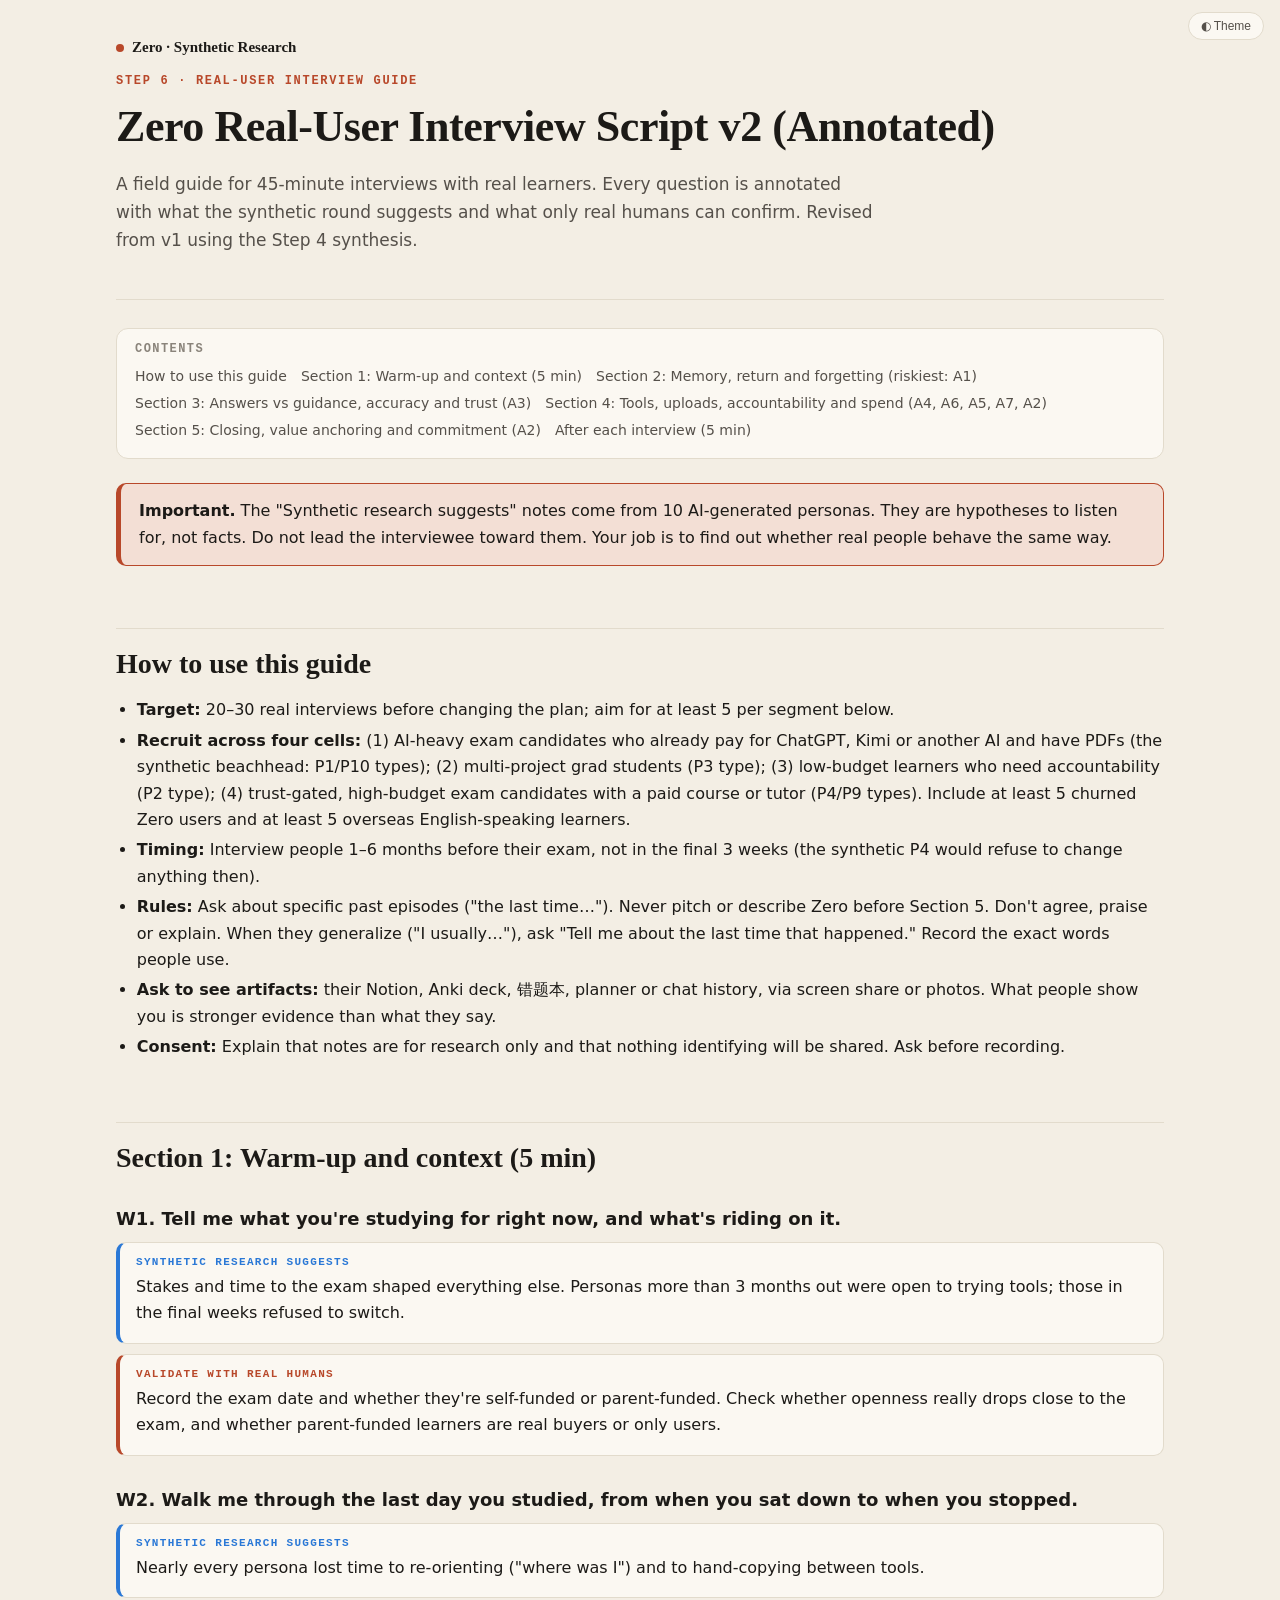
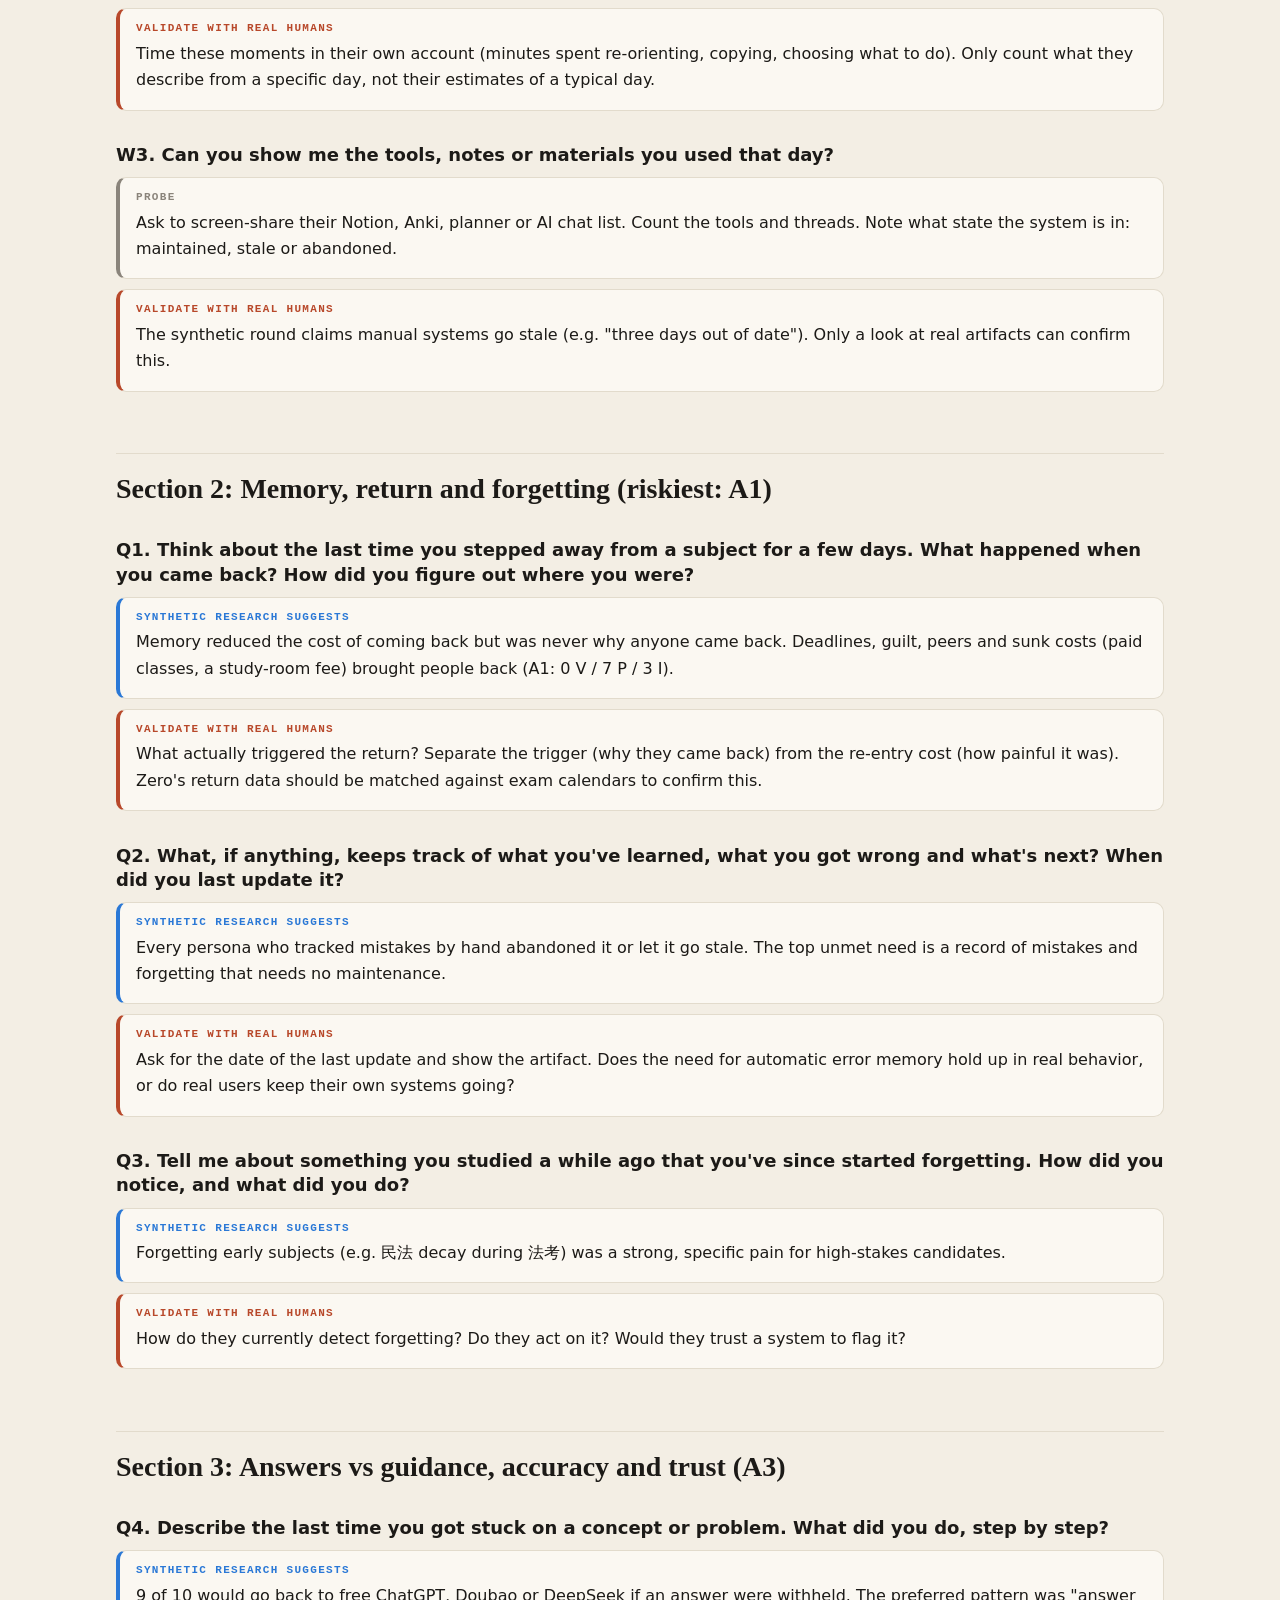
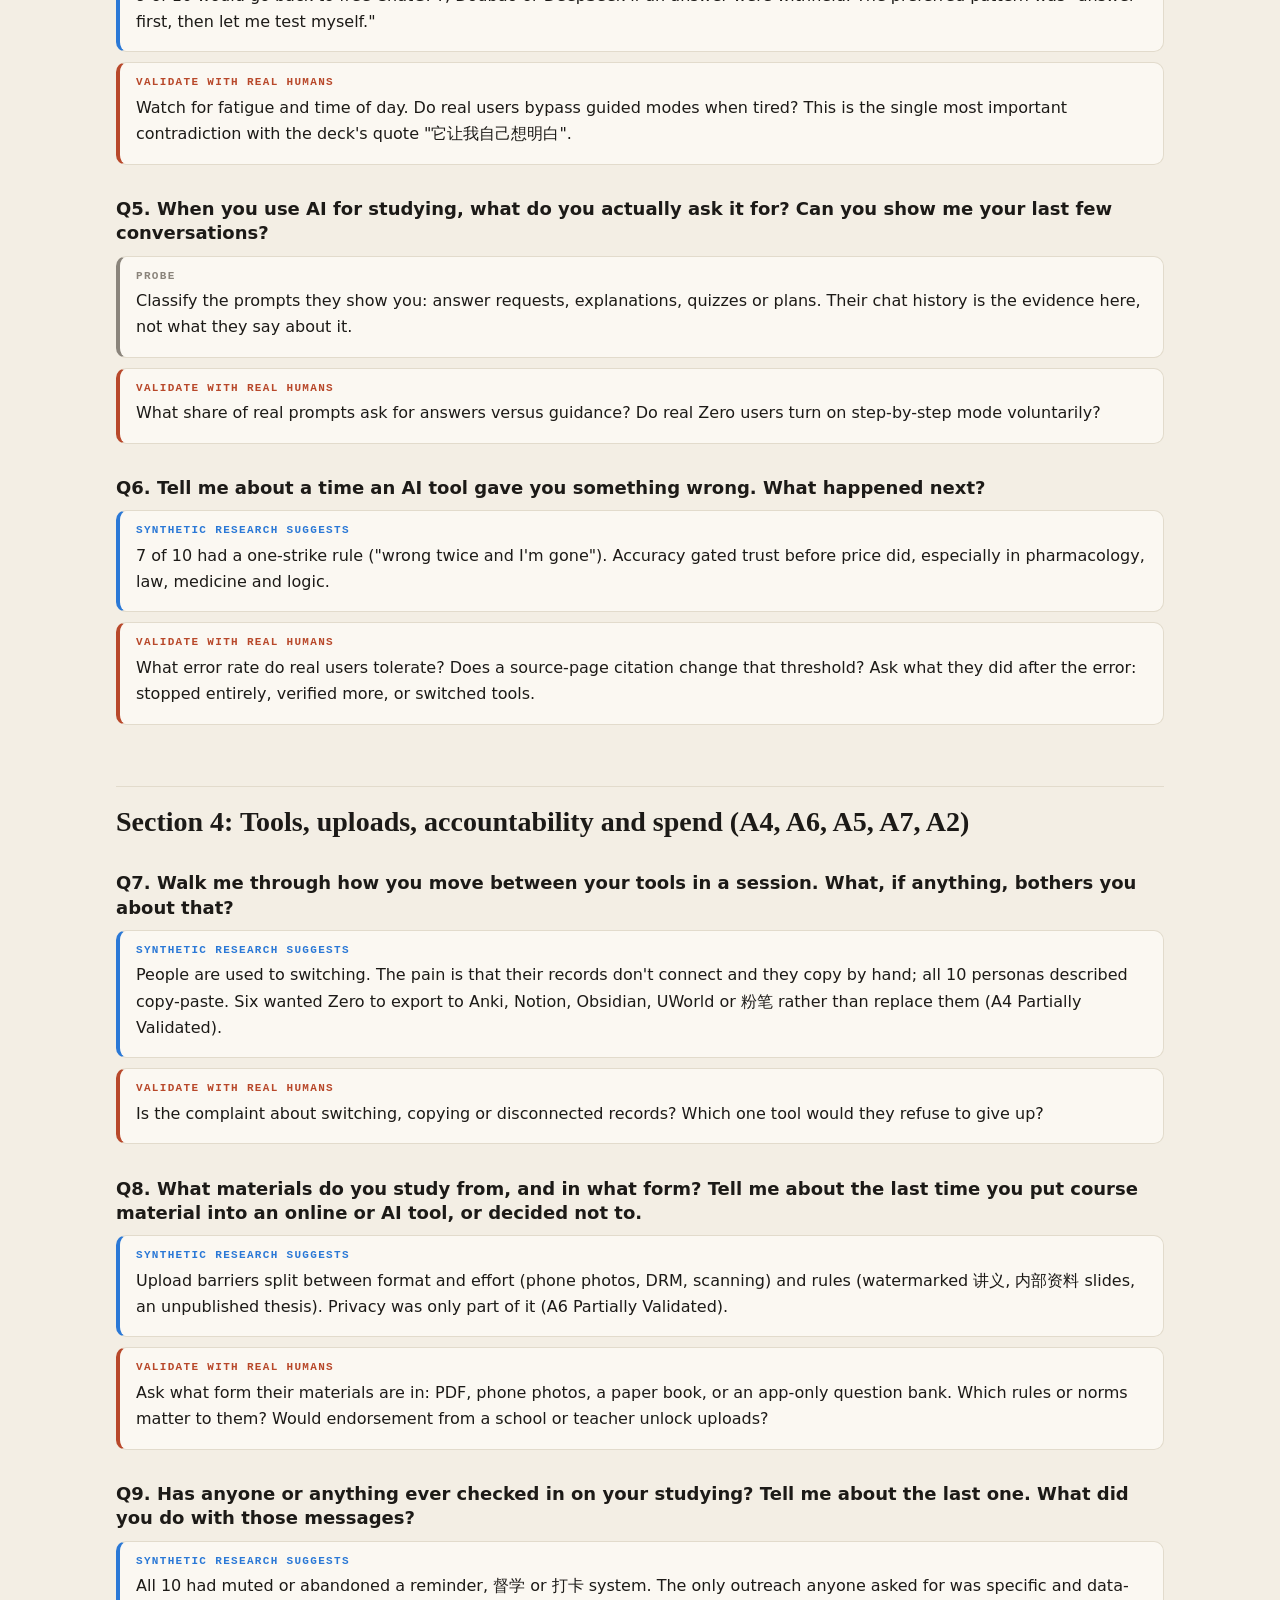
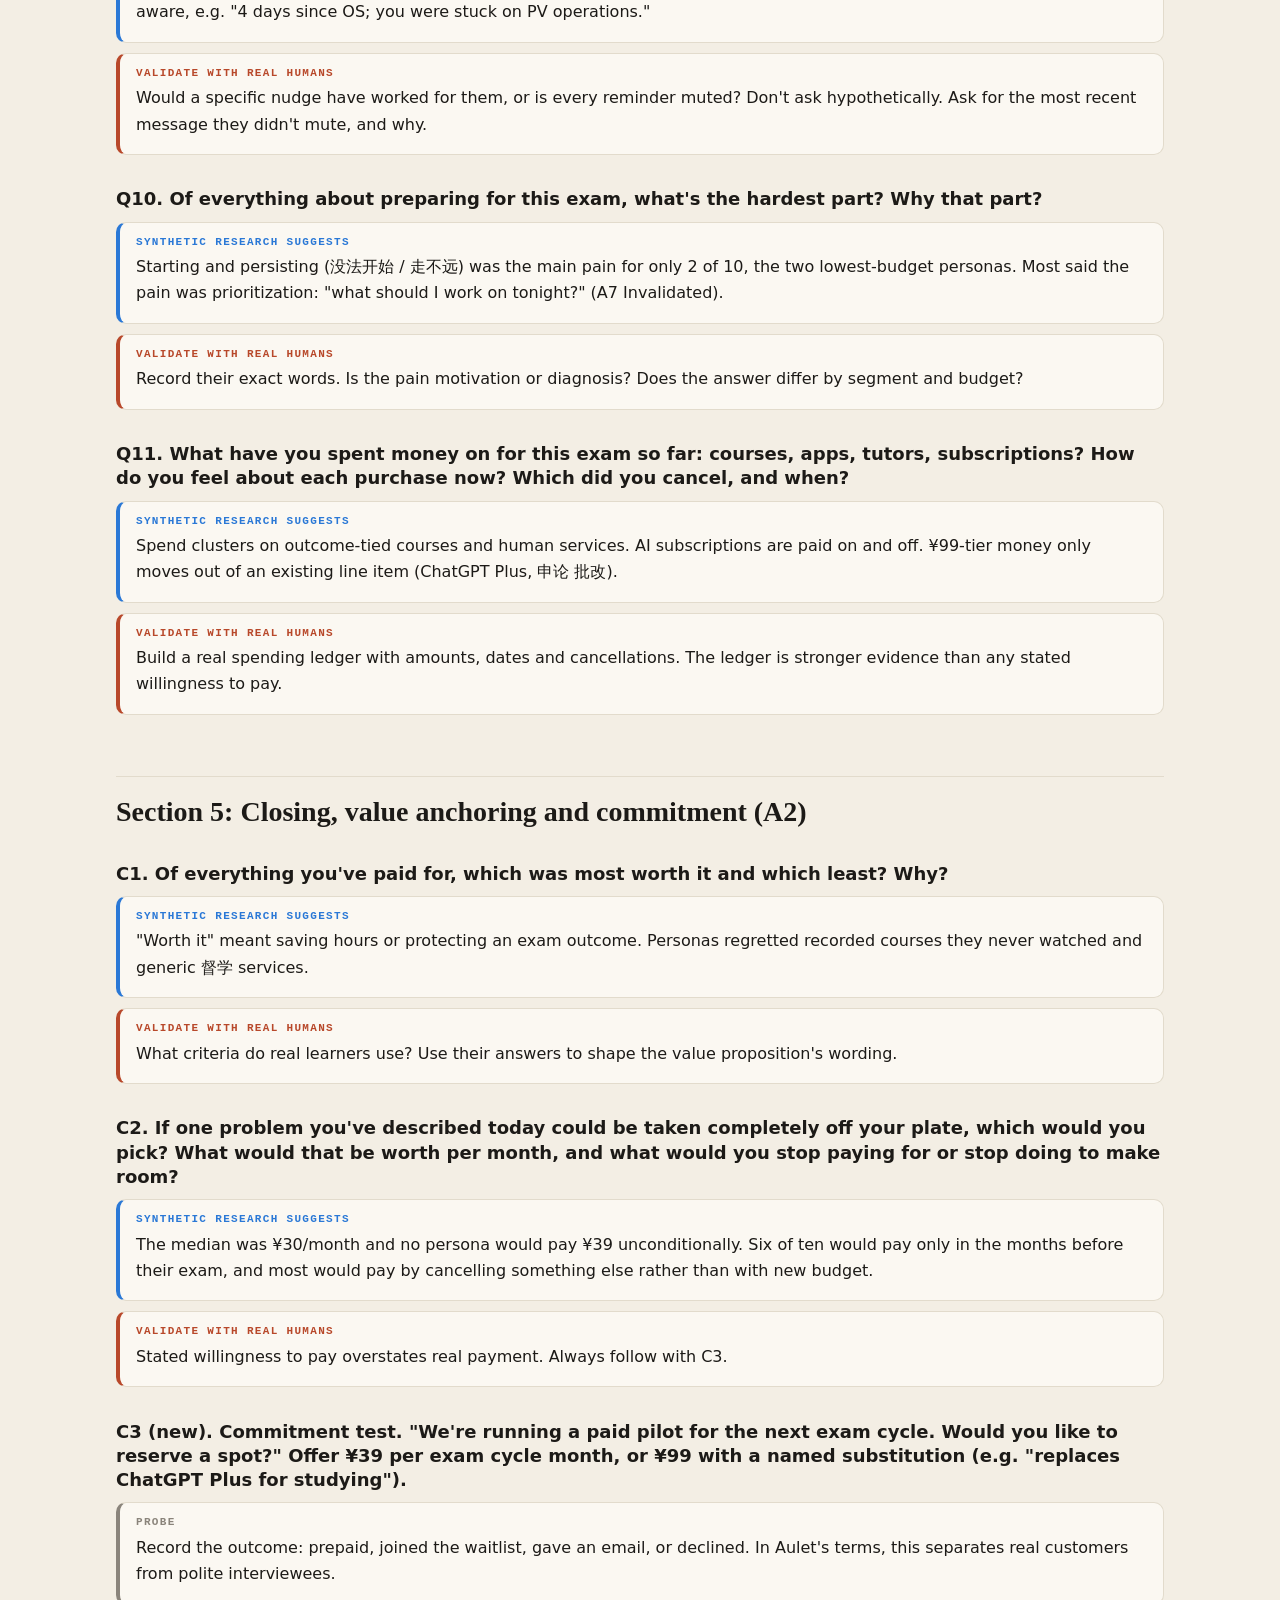
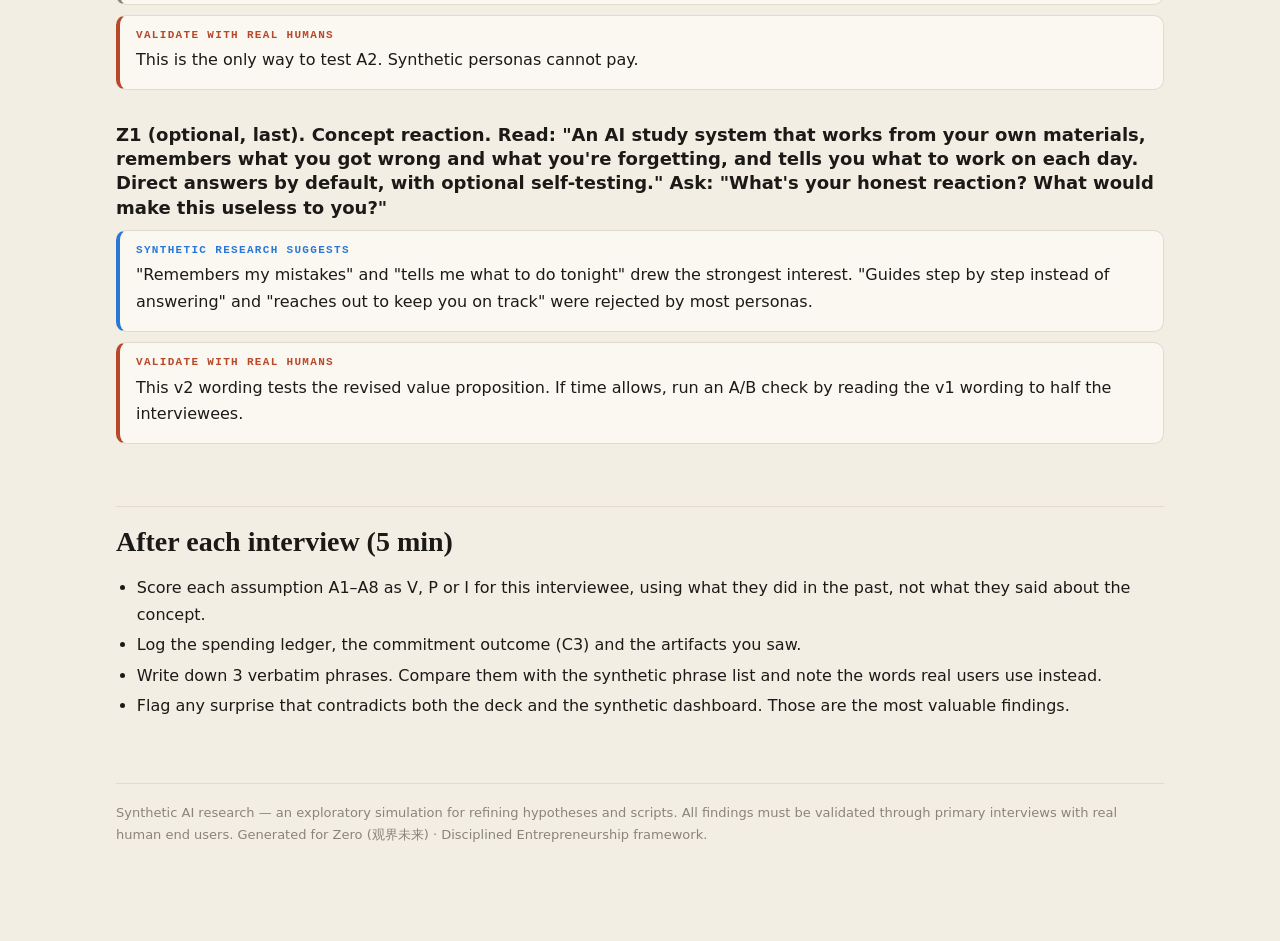
<file: zero-research/04_real_user_interview_script.html>
<!doctype html>
<html lang="en">
<head>
<meta charset="utf-8">
<meta name="viewport" content="width=device-width,initial-scale=1">
<title>Zero Interview Script</title>
<meta name="description" content="Annotated interview script for real-user validation of Zero&#x27;s key assumptions.">
<style>
:root{
  --page:#f3eee4; --surface:#fbf8f2; --surface-2:#f1ebdf; --ink:#1c1a17; --ink-2:#55504a; --muted:#8a847b;
  --line:#e2dbcc; --accent:#b8482a; --accent-soft:#f3dfd5; --code:#efe8da;
  --good:#0ca30c; --good-ink:#006300; --warn:#fab219; --warn-ink:#8a5a00; --crit:#d03b3b; --crit-ink:#a42626;
  --bar:#2a78d6; --bar-2:#86b6ef; --ring:rgba(28,26,23,.10);
  color-scheme:light;
}
@media (prefers-color-scheme:dark){
  :root:not([data-theme="light"]){
    --page:#0f0e0d; --surface:#1a1918; --surface-2:#232120; --ink:#f4f1ea; --ink-2:#c3c0b7; --muted:#8f8a80;
    --line:#34312d; --accent:#e0714f; --accent-soft:#3a2219; --code:#262320;
    --good-ink:#34c534; --warn-ink:#fab219; --crit-ink:#ef7a7a; --bar:#3987e5; --bar-2:#184f95; --ring:rgba(255,255,255,.10);
    color-scheme:dark;
  }
}
:root[data-theme="dark"]{
  --page:#0f0e0d; --surface:#1a1918; --surface-2:#232120; --ink:#f4f1ea; --ink-2:#c3c0b7; --muted:#8f8a80;
  --line:#34312d; --accent:#e0714f; --accent-soft:#3a2219; --code:#262320;
  --good-ink:#34c534; --warn-ink:#fab219; --crit-ink:#ef7a7a; --bar:#3987e5; --bar-2:#184f95; --ring:rgba(255,255,255,.10);
  color-scheme:dark;
}
*{box-sizing:border-box}
html{-webkit-text-size-adjust:100%}
body{margin:0;background:var(--page);color:var(--ink);font:16px/1.65 system-ui,-apple-system,"Segoe UI","PingFang SC","Microsoft YaHei",sans-serif}
.wrap{max-width:1080px;margin:0 auto;padding:40px 16px 96px}
header.hero{border-bottom:1px solid var(--line);padding-bottom:28px;margin-bottom:28px}
.eyebrow{font:600 12px/1 ui-monospace,SFMono-Regular,Menlo,monospace;letter-spacing:.14em;text-transform:uppercase;color:var(--accent)}
.brand{font:600 15px/1 Georgia,"Songti SC",serif;color:var(--ink);display:flex;align-items:center;gap:8px;margin-bottom:20px}
.brand i{width:8px;height:8px;border-radius:50%;background:var(--accent);display:inline-block}
h1{font:600 clamp(28px,4.4vw,44px)/1.15 Georgia,"Songti SC",serif;margin:.35em 0 .3em;letter-spacing:-.01em}
h2{font:600 clamp(22px,3vw,28px)/1.25 Georgia,"Songti SC",serif;margin:2.2em 0 .6em;padding-top:.6em;border-top:1px solid var(--line)}
h3{font-size:18px;line-height:1.35;margin:1.8em 0 .5em}
h4{font-size:16px;margin:1.4em 0 .4em;color:var(--ink-2)}
p,li{color:var(--ink)}
.lede{color:var(--ink-2);font-size:17px;max-width:760px}
a{color:var(--accent)}
strong{font-weight:650}
code{font:13px ui-monospace,SFMono-Regular,Menlo,monospace;background:var(--code);padding:1px 5px;border-radius:4px}
ul,ol{padding-left:1.3em}
li{margin:.25em 0}
nav.toc{background:var(--surface);border:1px solid var(--line);border-radius:12px;padding:14px 18px;margin:24px 0;font-size:14px}
nav.toc b{display:block;font:600 12px/1 ui-monospace,monospace;letter-spacing:.12em;text-transform:uppercase;color:var(--muted);margin-bottom:8px}
nav.toc a{color:var(--ink-2);text-decoration:none;display:inline-block;margin:2px 14px 2px 0}
nav.toc a:hover{color:var(--accent)}
.tbl{overflow-x:auto;margin:14px 0 18px;border:1px solid var(--line);border-radius:10px;background:var(--surface)}
table{border-collapse:collapse;width:100%;font-size:14px}
th,td{padding:9px 12px;text-align:left;vertical-align:top;border-bottom:1px solid var(--line)}
th{font-weight:600;color:var(--ink-2);background:var(--surface-2);white-space:nowrap}
tr:last-child td{border-bottom:0}
td.num{font-variant-numeric:tabular-nums;white-space:nowrap}
.warnbox{background:var(--accent-soft);border:1px solid var(--accent);border-left-width:5px;border-radius:10px;padding:14px 18px;margin:18px 0}
.warnbox h2,.warnbox h3{margin-top:0;border:0;padding:0}
.callout{border-radius:10px;padding:12px 16px;margin:10px 0;border:1px solid var(--line);background:var(--surface)}
.callout .lbl{display:block;font:600 11px/1.4 ui-monospace,monospace;letter-spacing:.12em;text-transform:uppercase;margin-bottom:4px}
.callout p{margin:.25em 0}
.callout.syn{border-left:4px solid var(--bar)} .callout.syn .lbl{color:var(--bar)}
.callout.val{border-left:4px solid var(--accent)} .callout.val .lbl{color:var(--accent)}
.callout.probe{border-left:4px solid var(--muted)} .callout.probe .lbl{color:var(--muted)}
.callout.rec{border-left:4px solid var(--good)} .callout.rec .lbl{color:var(--good-ink)}
.callout.why{border-left:4px solid var(--warn)} .callout.why .lbl{color:var(--warn-ink)}
.callout.test{border-left:4px solid var(--accent)} .callout.test .lbl{color:var(--accent)}
.badge{display:inline-flex;align-items:center;gap:4px;font:600 12px/1.2 system-ui,sans-serif;padding:4px 8px;border-radius:999px;white-space:nowrap;max-width:100%;border:1px solid transparent}
.badge.v{color:var(--good-ink);background:color-mix(in srgb,var(--good) 14%,transparent);border-color:color-mix(in srgb,var(--good) 40%,transparent)}
.badge.p{color:var(--warn-ink);background:color-mix(in srgb,var(--warn) 18%,transparent);border-color:color-mix(in srgb,var(--warn) 50%,transparent)}
.badge.i{color:var(--crit-ink);background:color-mix(in srgb,var(--crit) 13%,transparent);border-color:color-mix(in srgb,var(--crit) 40%,transparent)}
.badge.n{color:var(--ink-2);background:var(--surface-2);border-color:var(--line)}
.matrix td,.matrix th{text-align:center}
.matrix td:first-child,.matrix th:first-child{text-align:left}
.kpis{display:grid;grid-template-columns:repeat(auto-fit,minmax(150px,1fr));gap:12px;margin:22px 0}
.kpi{background:var(--surface);border:1px solid var(--line);border-radius:12px;padding:14px 16px}
.kpi .k{font-size:12px;color:var(--muted);text-transform:uppercase;letter-spacing:.08em}
.kpi .kv{font:600 30px/1.1 Georgia,serif;margin:6px 0 2px}
.kpi .s{font-size:13px;color:var(--ink-2)}
.kpi .s .badge{white-space:normal}
.kpi{min-width:0}
.chart{background:var(--surface);border:1px solid var(--line);border-radius:12px;padding:18px 18px 12px;margin:16px 0 22px}
.chart h4{margin:0 0 4px;color:var(--ink)}
.chart .sub{font-size:13px;color:var(--muted);margin:0 0 14px}
.legend{display:flex;flex-wrap:wrap;gap:14px;font-size:13px;color:var(--ink-2);margin:0 0 12px}
.legend span{display:inline-flex;align-items:center;gap:6px}
.sw{width:12px;height:12px;border-radius:3px;display:inline-block}
.row{display:grid;grid-template-columns:minmax(120px,260px) 1fr 104px;gap:12px;align-items:center;margin:8px 0;font-size:14px}
.row .lab{color:var(--ink);line-height:1.3}
.row .lab small{display:block;color:var(--muted);font-size:12px}
.row .val{font-variant-numeric:tabular-nums;color:var(--ink-2);text-align:right;white-space:nowrap}
.track{height:18px;background:var(--surface-2);border-radius:4px;display:flex;gap:2px;overflow:hidden}
.seg{height:100%;border-radius:4px;min-width:0;cursor:default;transition:filter .12s}
.seg:hover{filter:brightness(1.1)}
.seg.v{background:var(--good)} .seg.p{background:var(--warn)} .seg.i{background:var(--crit)}
.seg.b{background:var(--bar)} .seg.b2{background:var(--bar-2)}
.vbars{display:flex;align-items:flex-end;gap:10px;height:190px;padding:0 4px;border-bottom:1px solid var(--line)}
.vcol{flex:1;display:flex;flex-direction:column;align-items:center;justify-content:flex-end;height:100%;gap:6px}
.vcol .bar{width:100%;max-width:64px;background:var(--bar);border-radius:4px 4px 0 0}
.vcol .n{font-size:13px;color:var(--ink-2);font-variant-numeric:tabular-nums}
.vlabels{display:flex;gap:10px;padding:6px 4px 0}
.vlabels div{flex:1;text-align:center;font-size:12px;color:var(--muted);line-height:1.3}
.refline{position:relative}
.twocol{display:grid;grid-template-columns:1fr 1fr;gap:16px}
@media (max-width:760px){.twocol{grid-template-columns:1fr}.row{grid-template-columns:1fr;gap:4px}.row .val{text-align:left}}
details.raw{margin:12px 0;border:1px solid var(--line);border-radius:10px;background:var(--surface)}
details.raw summary{cursor:pointer;padding:10px 14px;font-weight:600}
details.raw pre{margin:0;padding:14px;overflow:auto;max-height:420px;font:12px/1.5 ui-monospace,monospace;background:var(--code);border-radius:0 0 10px 10px}
.need{font:500 clamp(19px,2.4vw,24px)/1.4 Georgia,"Songti SC",serif;border-left:4px solid var(--accent);padding:6px 0 6px 16px;margin:14px 0}
#tip{position:fixed;pointer-events:none;z-index:10;background:var(--ink);color:var(--page);font-size:12px;line-height:1.4;padding:6px 9px;border-radius:6px;max-width:280px;opacity:0;transition:opacity .08s}
footer{margin-top:64px;padding-top:18px;border-top:1px solid var(--line);font-size:13px;color:var(--muted)}
.theme-toggle{position:absolute;top:12px;right:16px;background:var(--surface);color:var(--ink-2);border:1px solid var(--line);border-radius:999px;padding:6px 12px;font-size:12px;cursor:pointer;z-index:5}
@media print{.theme-toggle,nav.toc{display:none}body{background:#fff}}
</style>
</head>
<body>
<button class="theme-toggle" type="button" aria-label="Toggle light or dark theme">◐ Theme</button>
<div class="wrap">
<header class="hero">
<div class="brand"><i></i>Zero · Synthetic Research</div>
<div class="eyebrow">Step 6 · Real-user interview guide</div>
<h1>Zero Real-User Interview Script v2 (Annotated)</h1><p class="lede">A field guide for 45-minute interviews with real learners. Every question is annotated with what the synthetic round suggests and what only real humans can confirm. Revised from v1 using the Step 4 synthesis.</p>
</header>
<nav class="toc"><b>Contents</b><a href="#how-to-use-this-guide">How to use this guide</a><a href="#section-1-warm-up-and-context-5-min">Section 1: Warm-up and context (5 min)</a><a href="#section-2-memory-return-and-forgetting-riskiest-a1">Section 2: Memory, return and forgetting (riskiest: A1)</a><a href="#section-3-answers-vs-guidance-accuracy-and-trust-a3">Section 3: Answers vs guidance, accuracy and trust (A3)</a><a href="#section-4-tools-uploads-accountability-and-spend-a4-a6-a5-a7-a2">Section 4: Tools, uploads, accountability and spend (A4, A6, A5, A7, A2)</a><a href="#section-5-closing-value-anchoring-and-commitment-a2">Section 5: Closing, value anchoring and commitment (A2)</a><a href="#after-each-interview-5-min">After each interview (5 min)</a></nav>
<div class="warnbox"><strong>Important.</strong> The "Synthetic research suggests" notes come from 10 AI-generated personas. They are hypotheses to listen for, not facts. Do not lead the interviewee toward them. Your job is to find out whether real people behave the same way.</div>
<h2 id="how-to-use-this-guide">How to use this guide</h2>
<ul>
<li><strong>Target:</strong> 20–30 real interviews before changing the plan; aim for at least 5 per segment below.
</li>
<li><strong>Recruit across four cells:</strong> (1) AI-heavy exam candidates who already pay for ChatGPT, Kimi or another AI and have PDFs (the synthetic beachhead: P1/P10 types); (2) multi-project grad students (P3 type); (3) low-budget learners who need accountability (P2 type); (4) trust-gated, high-budget exam candidates with a paid course or tutor (P4/P9 types). Include at least 5 churned Zero users and at least 5 overseas English-speaking learners.
</li>
<li><strong>Timing:</strong> Interview people 1–6 months before their exam, not in the final 3 weeks (the synthetic P4 would refuse to change anything then).
</li>
<li><strong>Rules:</strong> Ask about specific past episodes ("the last time…"). Never pitch or describe Zero before Section 5. Don't agree, praise or explain. When they generalize ("I usually…"), ask "Tell me about the last time that happened." Record the exact words people use.
</li>
<li><strong>Ask to see artifacts:</strong> their Notion, Anki deck, 错题本, planner or chat history, via screen share or photos. What people show you is stronger evidence than what they say.
</li>
<li><strong>Consent:</strong> Explain that notes are for research only and that nothing identifying will be shared. Ask before recording.
</li></ul>
<h2 id="section-1-warm-up-and-context-5-min">Section 1: Warm-up and context (5 min)</h2>
<h3 id="w1-tell-me-what-you-re-studying-for-right-now-and-what-s-riding-on-it">W1. Tell me what you're studying for right now, and what's riding on it.</h3>
<div class="callout syn"><span class="lbl">Synthetic research suggests</span><p>Stakes and time to the exam shaped everything else. Personas more than 3 months out were open to trying tools; those in the final weeks refused to switch.</p></div>
<div class="callout val"><span class="lbl">Validate with real humans</span><p>Record the exam date and whether they're self-funded or parent-funded. Check whether openness really drops close to the exam, and whether parent-funded learners are real buyers or only users.</p></div>
<h3 id="w2-walk-me-through-the-last-day-you-studied-from-when-you-sat-down-to-when-you-stopped">W2. Walk me through the last day you studied, from when you sat down to when you stopped.</h3>
<div class="callout syn"><span class="lbl">Synthetic research suggests</span><p>Nearly every persona lost time to re-orienting ("where was I") and to hand-copying between tools.</p></div>
<div class="callout val"><span class="lbl">Validate with real humans</span><p>Time these moments in their own account (minutes spent re-orienting, copying, choosing what to do). Only count what they describe from a specific day, not their estimates of a typical day.</p></div>
<h3 id="w3-can-you-show-me-the-tools-notes-or-materials-you-used-that-day">W3. Can you show me the tools, notes or materials you used that day?</h3>
<div class="callout probe"><span class="lbl">Probe</span><p>Ask to screen-share their Notion, Anki, planner or AI chat list. Count the tools and threads. Note what state the system is in: maintained, stale or abandoned.</p></div>
<div class="callout val"><span class="lbl">Validate with real humans</span><p>The synthetic round claims manual systems go stale (e.g. "three days out of date"). Only a look at real artifacts can confirm this.</p></div>
<h2 id="section-2-memory-return-and-forgetting-riskiest-a1">Section 2: Memory, return and forgetting (riskiest: A1)</h2>
<h3 id="q1-think-about-the-last-time-you-stepped-away-from-a-subject-for-a-few-days-what-happened-when-you-came-back-how-did-you-figure-out-where-you-were">Q1. Think about the last time you stepped away from a subject for a few days. What happened when you came back? How did you figure out where you were?</h3>
<div class="callout syn"><span class="lbl">Synthetic research suggests</span><p>Memory reduced the cost of coming back but was never why anyone came back. Deadlines, guilt, peers and sunk costs (paid classes, a study-room fee) brought people back (A1: 0 V / 7 P / 3 I).</p></div>
<div class="callout val"><span class="lbl">Validate with real humans</span><p>What actually triggered the return? Separate the trigger (why they came back) from the re-entry cost (how painful it was). Zero's return data should be matched against exam calendars to confirm this.</p></div>
<h3 id="q2-what-if-anything-keeps-track-of-what-you-ve-learned-what-you-got-wrong-and-what-s-next-when-did-you-last-update-it">Q2. What, if anything, keeps track of what you've learned, what you got wrong and what's next? When did you last update it?</h3>
<div class="callout syn"><span class="lbl">Synthetic research suggests</span><p>Every persona who tracked mistakes by hand abandoned it or let it go stale. The top unmet need is a record of mistakes and forgetting that needs no maintenance.</p></div>
<div class="callout val"><span class="lbl">Validate with real humans</span><p>Ask for the date of the last update and show the artifact. Does the need for automatic error memory hold up in real behavior, or do real users keep their own systems going?</p></div>
<h3 id="q3-tell-me-about-something-you-studied-a-while-ago-that-you-ve-since-started-forgetting-how-did-you-notice-and-what-did-you-do">Q3. Tell me about something you studied a while ago that you've since started forgetting. How did you notice, and what did you do?</h3>
<div class="callout syn"><span class="lbl">Synthetic research suggests</span><p>Forgetting early subjects (e.g. 民法 decay during 法考) was a strong, specific pain for high-stakes candidates.</p></div>
<div class="callout val"><span class="lbl">Validate with real humans</span><p>How do they currently detect forgetting? Do they act on it? Would they trust a system to flag it?</p></div>
<h2 id="section-3-answers-vs-guidance-accuracy-and-trust-a3">Section 3: Answers vs guidance, accuracy and trust (A3)</h2>
<h3 id="q4-describe-the-last-time-you-got-stuck-on-a-concept-or-problem-what-did-you-do-step-by-step">Q4. Describe the last time you got stuck on a concept or problem. What did you do, step by step?</h3>
<div class="callout syn"><span class="lbl">Synthetic research suggests</span><p>9 of 10 would go back to free ChatGPT, Doubao or DeepSeek if an answer were withheld. The preferred pattern was "answer first, then let me test myself."</p></div>
<div class="callout val"><span class="lbl">Validate with real humans</span><p>Watch for fatigue and time of day. Do real users bypass guided modes when tired? This is the single most important contradiction with the deck's quote "它让我自己想明白".</p></div>
<h3 id="q5-when-you-use-ai-for-studying-what-do-you-actually-ask-it-for-can-you-show-me-your-last-few-conversations">Q5. When you use AI for studying, what do you actually ask it for? Can you show me your last few conversations?</h3>
<div class="callout probe"><span class="lbl">Probe</span><p>Classify the prompts they show you: answer requests, explanations, quizzes or plans. Their chat history is the evidence here, not what they say about it.</p></div>
<div class="callout val"><span class="lbl">Validate with real humans</span><p>What share of real prompts ask for answers versus guidance? Do real Zero users turn on step-by-step mode voluntarily?</p></div>
<h3 id="q6-tell-me-about-a-time-an-ai-tool-gave-you-something-wrong-what-happened-next">Q6. Tell me about a time an AI tool gave you something wrong. What happened next?</h3>
<div class="callout syn"><span class="lbl">Synthetic research suggests</span><p>7 of 10 had a one-strike rule ("wrong twice and I'm gone"). Accuracy gated trust before price did, especially in pharmacology, law, medicine and logic.</p></div>
<div class="callout val"><span class="lbl">Validate with real humans</span><p>What error rate do real users tolerate? Does a source-page citation change that threshold? Ask what they did after the error: stopped entirely, verified more, or switched tools.</p></div>
<h2 id="section-4-tools-uploads-accountability-and-spend-a4-a6-a5-a7-a2">Section 4: Tools, uploads, accountability and spend (A4, A6, A5, A7, A2)</h2>
<h3 id="q7-walk-me-through-how-you-move-between-your-tools-in-a-session-what-if-anything-bothers-you-about-that">Q7. Walk me through how you move between your tools in a session. What, if anything, bothers you about that?</h3>
<div class="callout syn"><span class="lbl">Synthetic research suggests</span><p>People are used to switching. The pain is that their records don't connect and they copy by hand; all 10 personas described copy-paste. Six wanted Zero to export to Anki, Notion, Obsidian, UWorld or 粉笔 rather than replace them (A4 Partially Validated).</p></div>
<div class="callout val"><span class="lbl">Validate with real humans</span><p>Is the complaint about switching, copying or disconnected records? Which one tool would they refuse to give up?</p></div>
<h3 id="q8-what-materials-do-you-study-from-and-in-what-form-tell-me-about-the-last-time-you-put-course-material-into-an-online-or-ai-tool-or-decided-not-to">Q8. What materials do you study from, and in what form? Tell me about the last time you put course material into an online or AI tool, or decided not to.</h3>
<div class="callout syn"><span class="lbl">Synthetic research suggests</span><p>Upload barriers split between format and effort (phone photos, DRM, scanning) and rules (watermarked 讲义, 内部资料 slides, an unpublished thesis). Privacy was only part of it (A6 Partially Validated).</p></div>
<div class="callout val"><span class="lbl">Validate with real humans</span><p>Ask what form their materials are in: PDF, phone photos, a paper book, or an app-only question bank. Which rules or norms matter to them? Would endorsement from a school or teacher unlock uploads?</p></div>
<h3 id="q9-has-anyone-or-anything-ever-checked-in-on-your-studying-tell-me-about-the-last-one-what-did-you-do-with-those-messages">Q9. Has anyone or anything ever checked in on your studying? Tell me about the last one. What did you do with those messages?</h3>
<div class="callout syn"><span class="lbl">Synthetic research suggests</span><p>All 10 had muted or abandoned a reminder, 督学 or 打卡 system. The only outreach anyone asked for was specific and data-aware, e.g. "4 days since OS; you were stuck on PV operations."</p></div>
<div class="callout val"><span class="lbl">Validate with real humans</span><p>Would a specific nudge have worked for them, or is every reminder muted? Don't ask hypothetically. Ask for the most recent message they didn't mute, and why.</p></div>
<h3 id="q10-of-everything-about-preparing-for-this-exam-what-s-the-hardest-part-why-that-part">Q10. Of everything about preparing for this exam, what's the hardest part? Why that part?</h3>
<div class="callout syn"><span class="lbl">Synthetic research suggests</span><p>Starting and persisting (没法开始 / 走不远) was the main pain for only 2 of 10, the two lowest-budget personas. Most said the pain was prioritization: "what should I work on tonight?" (A7 Invalidated).</p></div>
<div class="callout val"><span class="lbl">Validate with real humans</span><p>Record their exact words. Is the pain motivation or diagnosis? Does the answer differ by segment and budget?</p></div>
<h3 id="q11-what-have-you-spent-money-on-for-this-exam-so-far-courses-apps-tutors-subscriptions-how-do-you-feel-about-each-purchase-now-which-did-you-cancel-and-when">Q11. What have you spent money on for this exam so far: courses, apps, tutors, subscriptions? How do you feel about each purchase now? Which did you cancel, and when?</h3>
<div class="callout syn"><span class="lbl">Synthetic research suggests</span><p>Spend clusters on outcome-tied courses and human services. AI subscriptions are paid on and off. ¥99-tier money only moves out of an existing line item (ChatGPT Plus, 申论 批改).</p></div>
<div class="callout val"><span class="lbl">Validate with real humans</span><p>Build a real spending ledger with amounts, dates and cancellations. The ledger is stronger evidence than any stated willingness to pay.</p></div>
<h2 id="section-5-closing-value-anchoring-and-commitment-a2">Section 5: Closing, value anchoring and commitment (A2)</h2>
<h3 id="c1-of-everything-you-ve-paid-for-which-was-most-worth-it-and-which-least-why">C1. Of everything you've paid for, which was most worth it and which least? Why?</h3>
<div class="callout syn"><span class="lbl">Synthetic research suggests</span><p>"Worth it" meant saving hours or protecting an exam outcome. Personas regretted recorded courses they never watched and generic 督学 services.</p></div>
<div class="callout val"><span class="lbl">Validate with real humans</span><p>What criteria do real learners use? Use their answers to shape the value proposition's wording.</p></div>
<h3 id="c2-if-one-problem-you-ve-described-today-could-be-taken-completely-off-your-plate-which-would-you-pick-what-would-that-be-worth-per-month-and-what-would-you-stop-paying-for-or-stop-doing-to-make-room">C2. If one problem you've described today could be taken completely off your plate, which would you pick? What would that be worth per month, and what would you stop paying for or stop doing to make room?</h3>
<div class="callout syn"><span class="lbl">Synthetic research suggests</span><p>The median was ¥30/month and no persona would pay ¥39 unconditionally. Six of ten would pay only in the months before their exam, and most would pay by cancelling something else rather than with new budget.</p></div>
<div class="callout val"><span class="lbl">Validate with real humans</span><p>Stated willingness to pay overstates real payment. Always follow with C3.</p></div>
<h3 id="[base64]">C3 (new). Commitment test. "We're running a paid pilot for the next exam cycle. Would you like to reserve a spot?" Offer ¥39 per exam cycle month, or ¥99 with a named substitution (e.g. "replaces ChatGPT Plus for studying").</h3>
<div class="callout probe"><span class="lbl">Probe</span><p>Record the outcome: prepaid, joined the waitlist, gave an email, or declined. In Aulet's terms, this separates real customers from polite interviewees.</p></div>
<div class="callout val"><span class="lbl">Validate with real humans</span><p>This is the only way to test A2. Synthetic personas cannot pay.</p></div>
<h3 id="[base64]">Z1 (optional, last). Concept reaction. Read: "An AI study system that works from your own materials, remembers what you got wrong and what you're forgetting, and tells you what to work on each day. Direct answers by default, with optional self-testing." Ask: "What's your honest reaction? What would make this useless to you?"</h3>
<div class="callout syn"><span class="lbl">Synthetic research suggests</span><p>"Remembers my mistakes" and "tells me what to do tonight" drew the strongest interest. "Guides step by step instead of answering" and "reaches out to keep you on track" were rejected by most personas.</p></div>
<div class="callout val"><span class="lbl">Validate with real humans</span><p>This v2 wording tests the revised value proposition. If time allows, run an A/B check by reading the v1 wording to half the interviewees.</p></div>
<h2 id="after-each-interview-5-min">After each interview (5 min)</h2>
<ul>
<li>Score each assumption A1–A8 as V, P or I for this interviewee, using what they did in the past, not what they said about the concept.
</li>
<li>Log the spending ledger, the commitment outcome (C3) and the artifacts you saw.
</li>
<li>Write down 3 verbatim phrases. Compare them with the synthetic phrase list and note the words real users use instead.
</li>
<li>Flag any surprise that contradicts both the deck and the synthetic dashboard. Those are the most valuable findings.
</li></ul>
<footer>Synthetic AI research — an exploratory simulation for refining hypotheses and scripts. All findings must be validated through primary interviews with real human end users. Generated for Zero (观界未来) · Disciplined Entrepreneurship framework.</footer>
</div>
<div id="tip" role="tooltip"></div>
<script>
(function(){
  var tip=document.getElementById('tip');
  document.addEventListener('mousemove',function(e){
    var t=e.target.closest('[data-tip]');
    if(!t){tip.style.opacity=0;return;}
    tip.textContent=t.getAttribute('data-tip');
    var x=e.clientX+14,y=e.clientY+14;
    if(x+290>innerWidth)x=e.clientX-290;
    tip.style.left=x+'px';tip.style.top=y+'px';tip.style.opacity=1;
  });
  var b=document.querySelector('.theme-toggle'),r=document.documentElement;
  function cur(){return r.getAttribute('data-theme')||(matchMedia('(prefers-color-scheme: dark)').matches?'dark':'light');}
  try{var s=localStorage.getItem('zero-theme');if(s)r.setAttribute('data-theme',s);}catch(e){}
  b.addEventListener('click',function(){var n=cur()==='dark'?'light':'dark';r.setAttribute('data-theme',n);try{localStorage.setItem('zero-theme',n);}catch(e){}});
})();
</script>
</body>
</html>
</file>
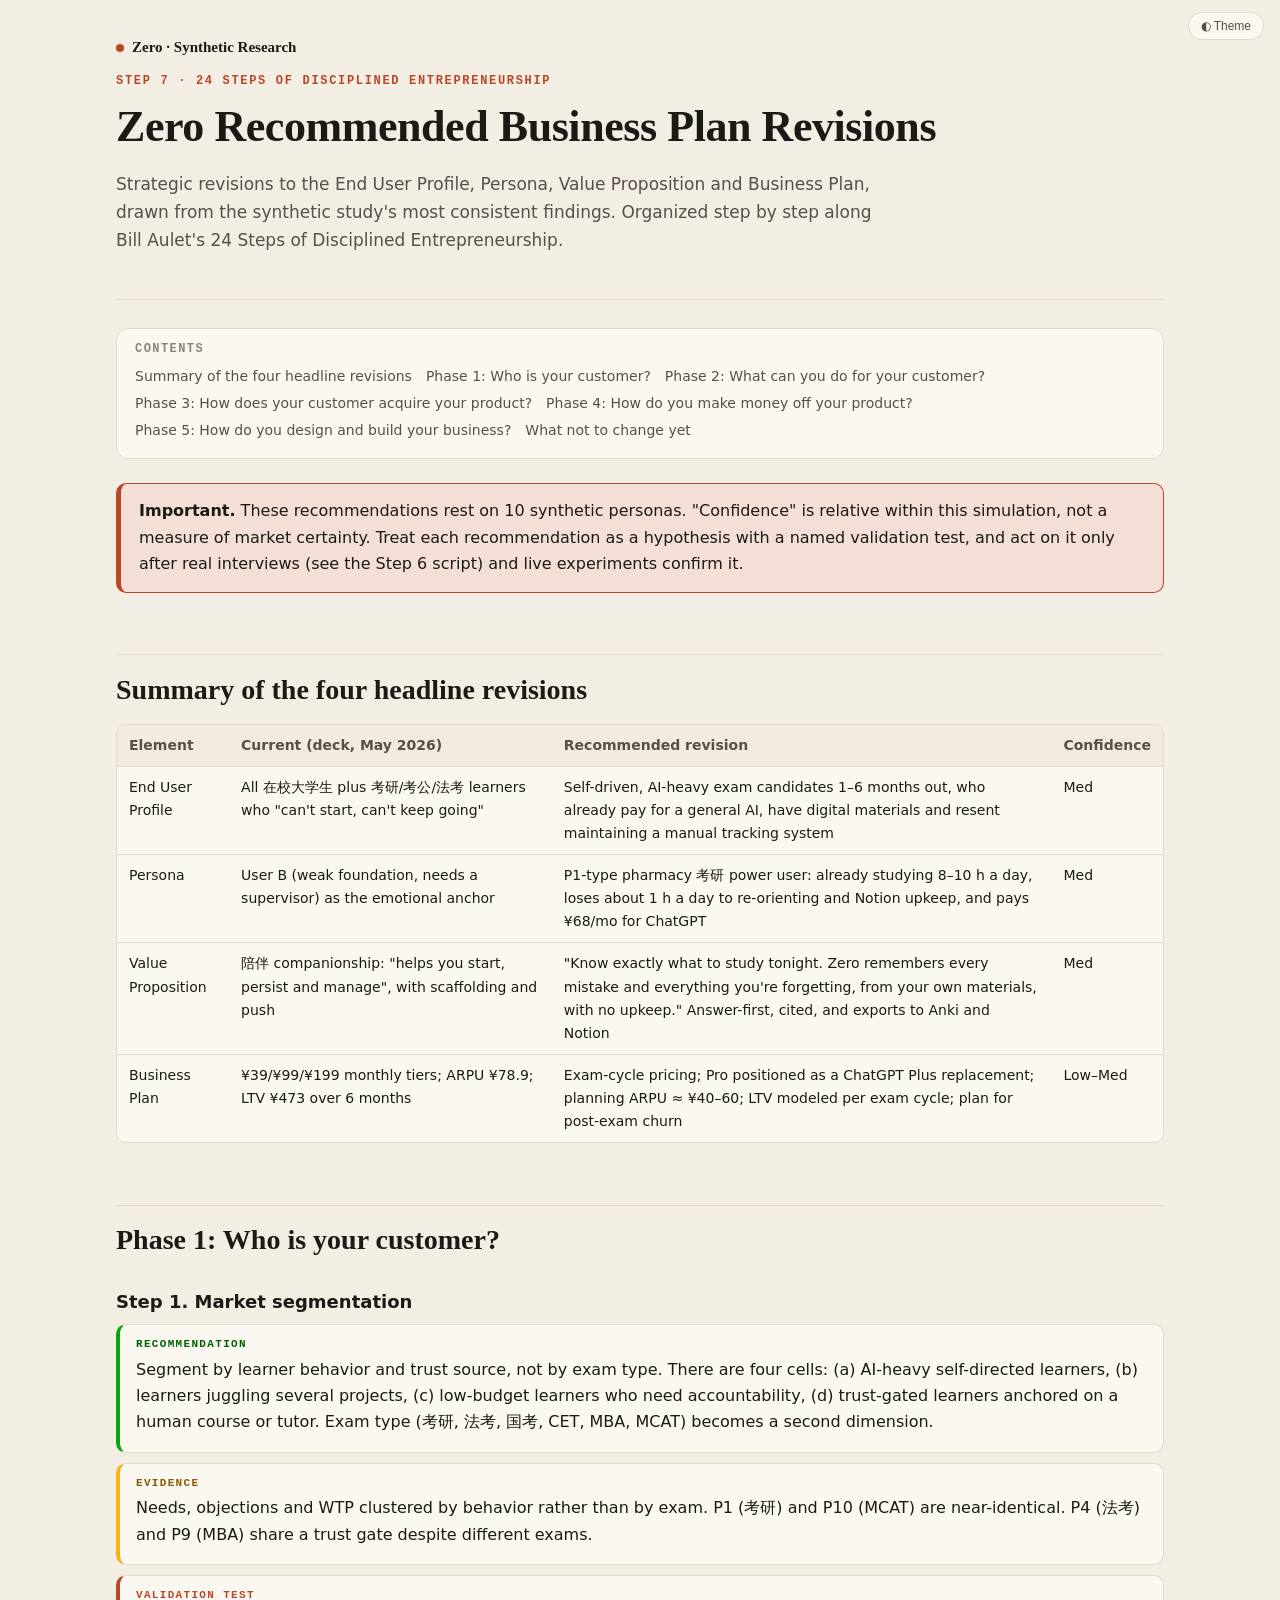
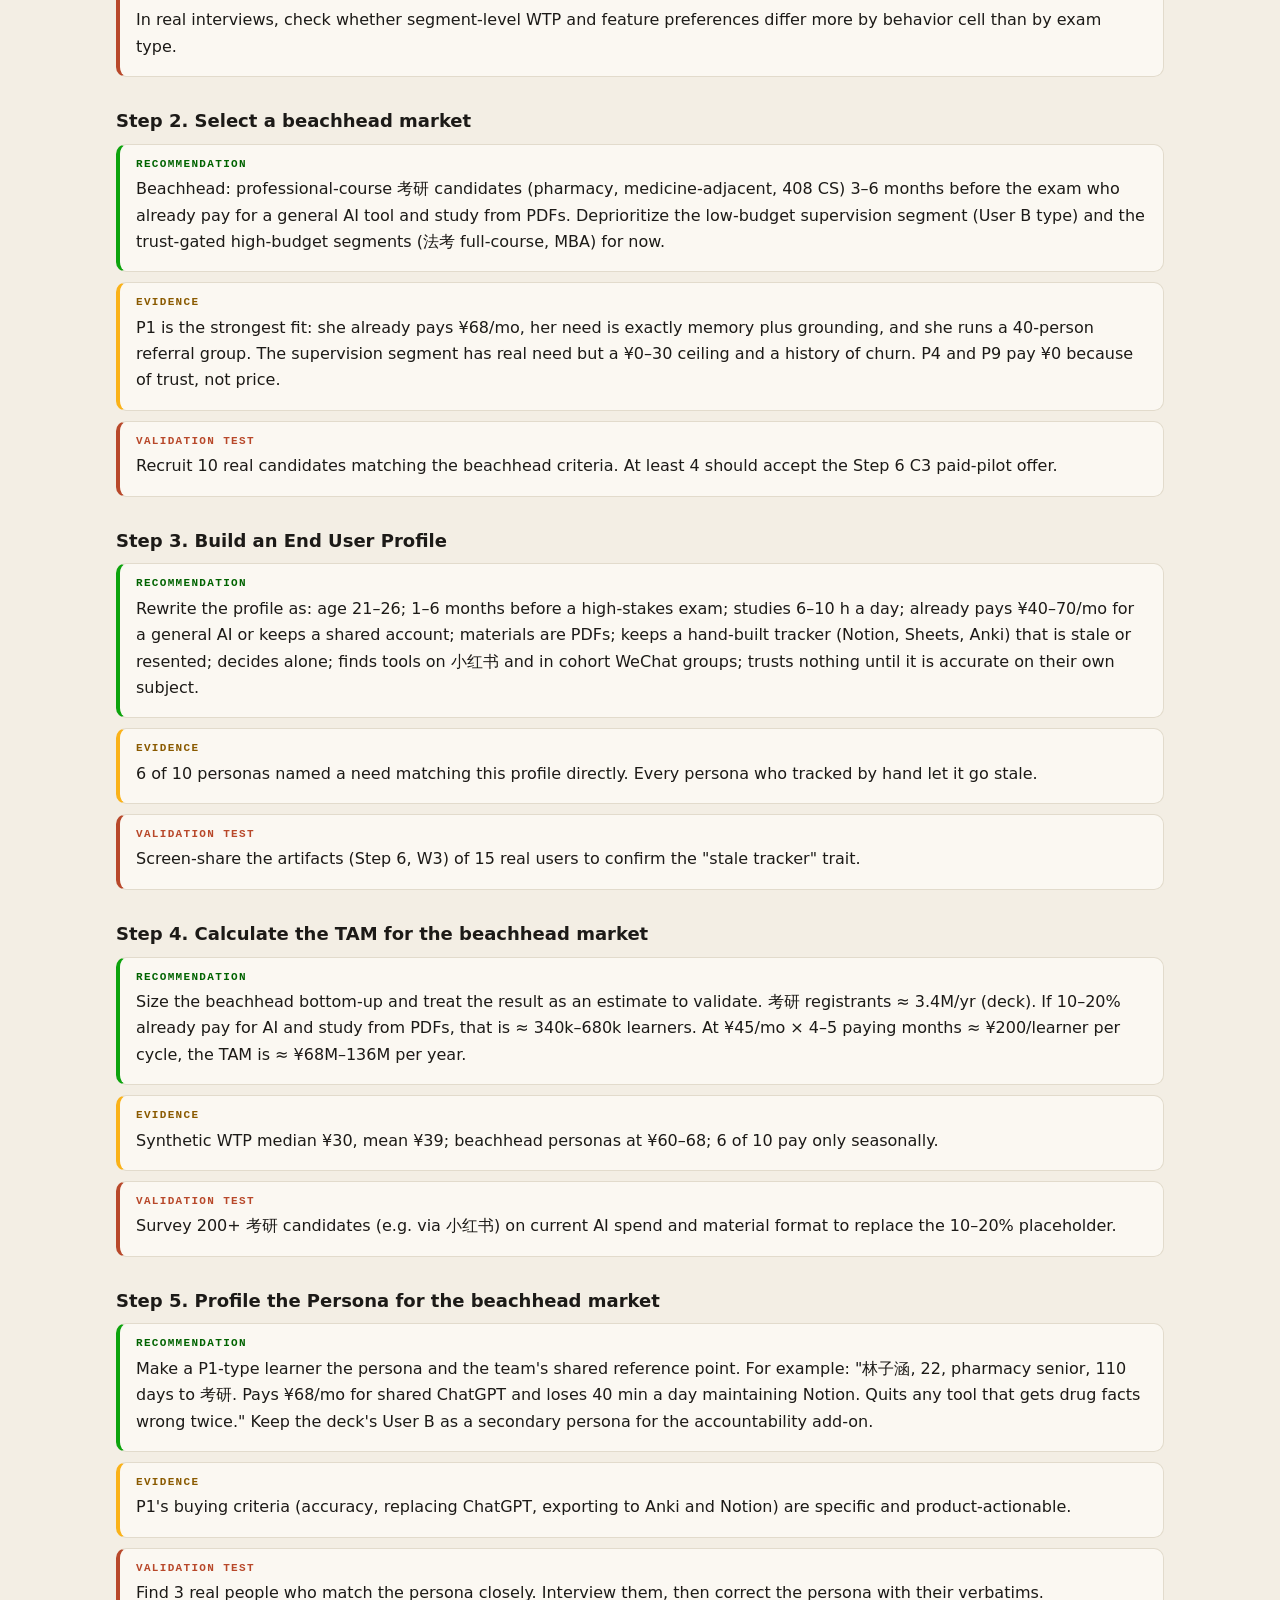
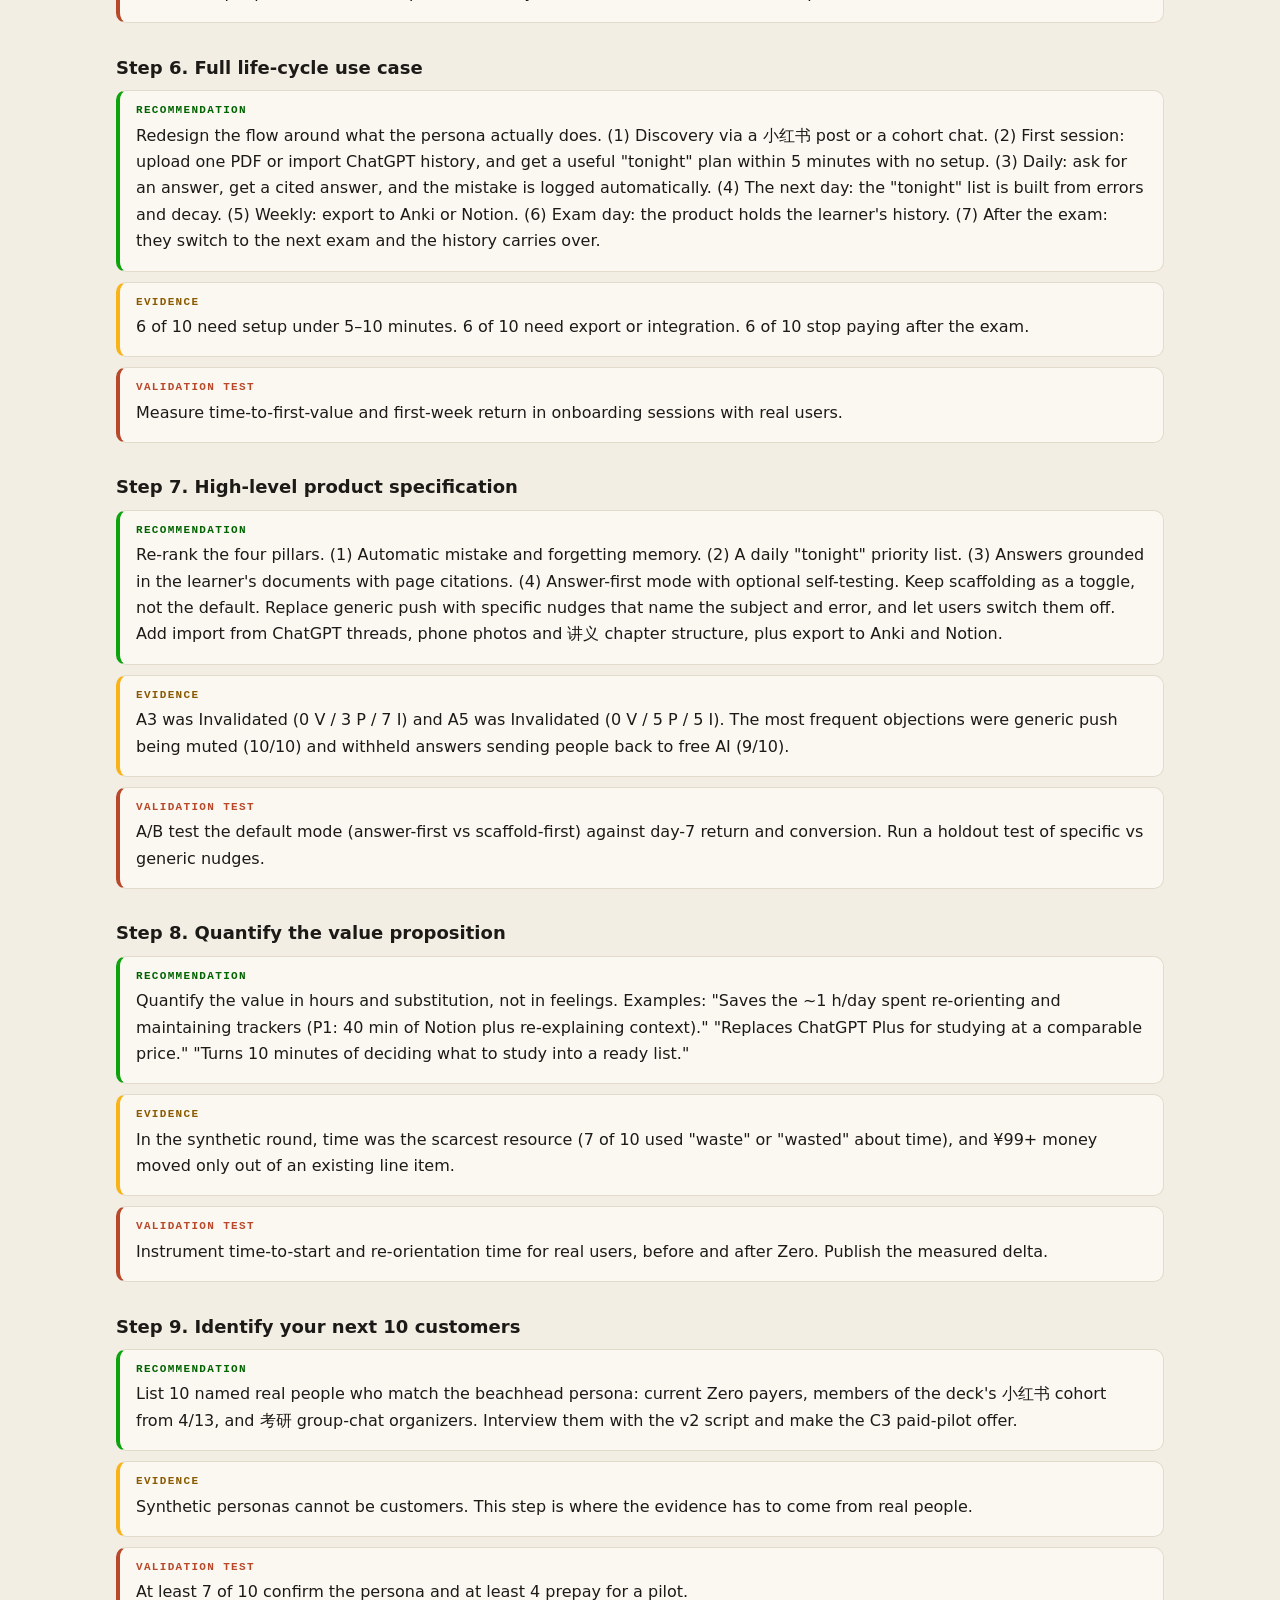
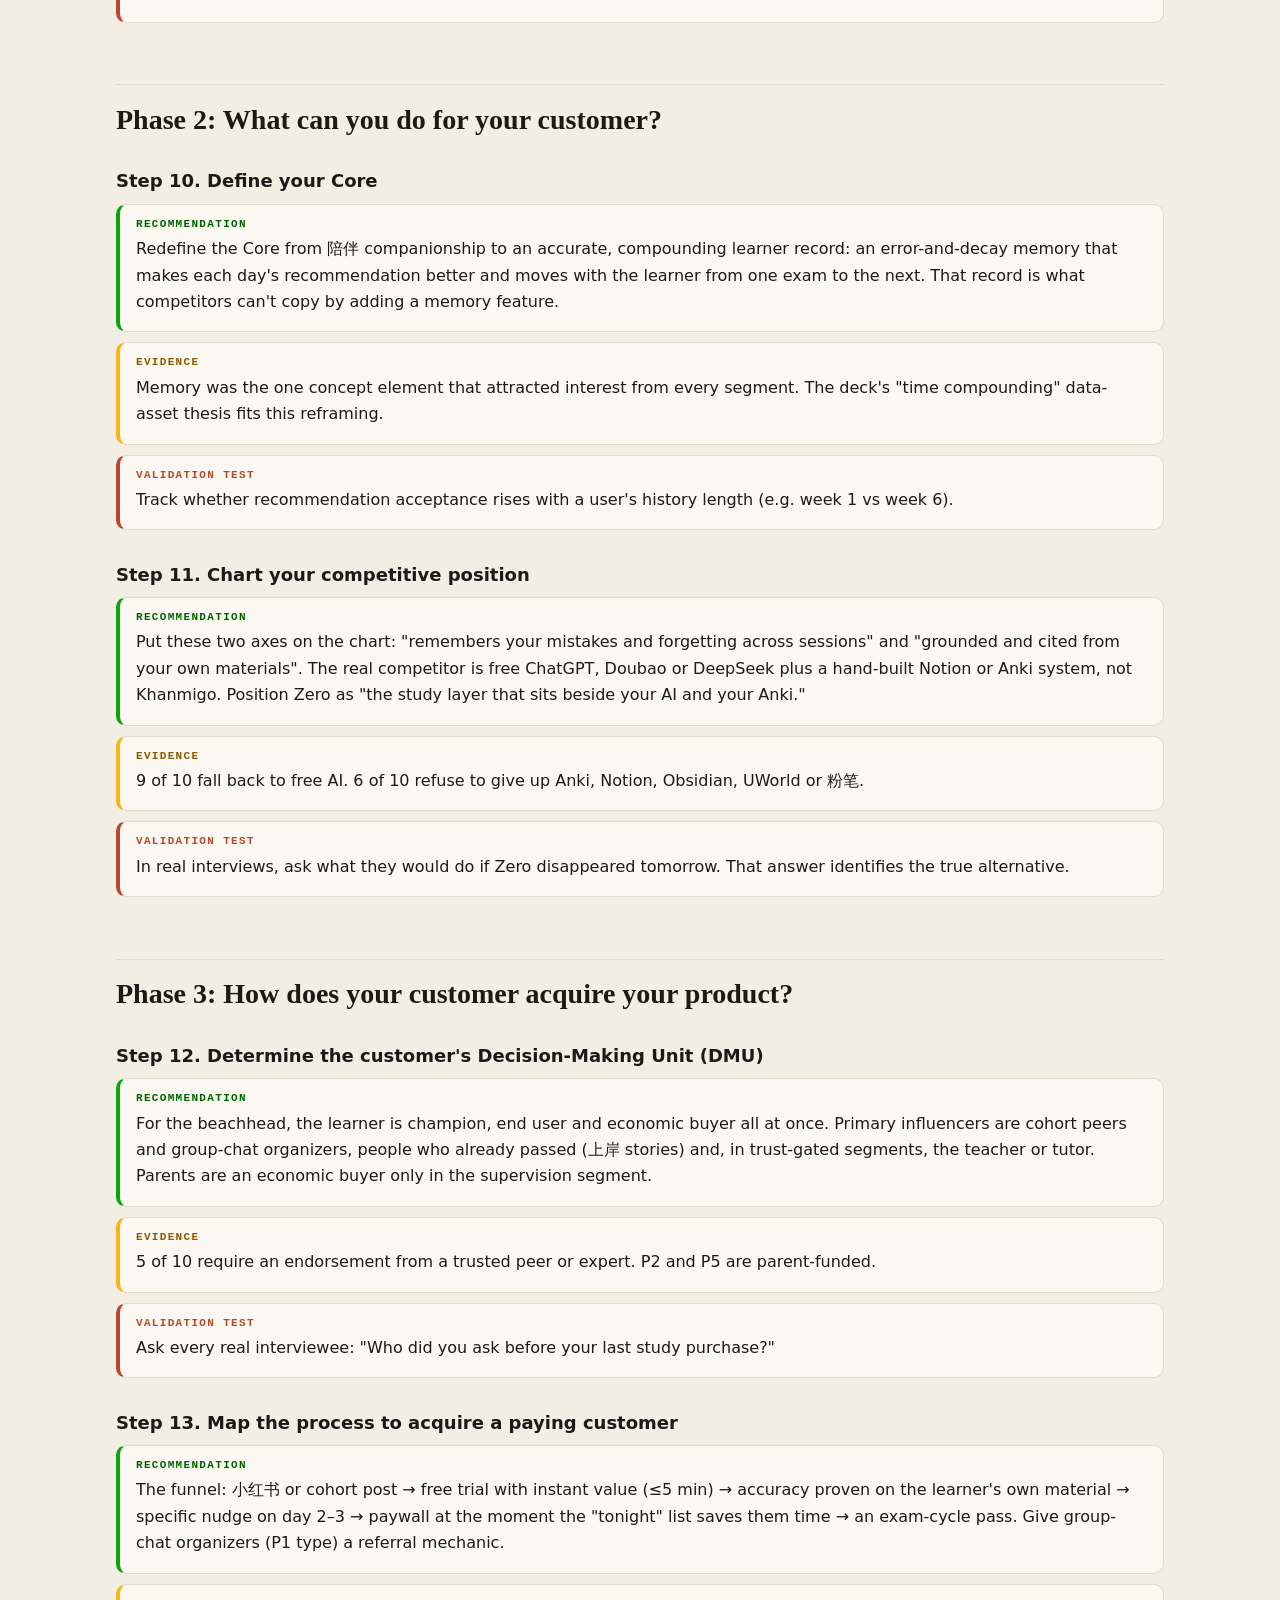
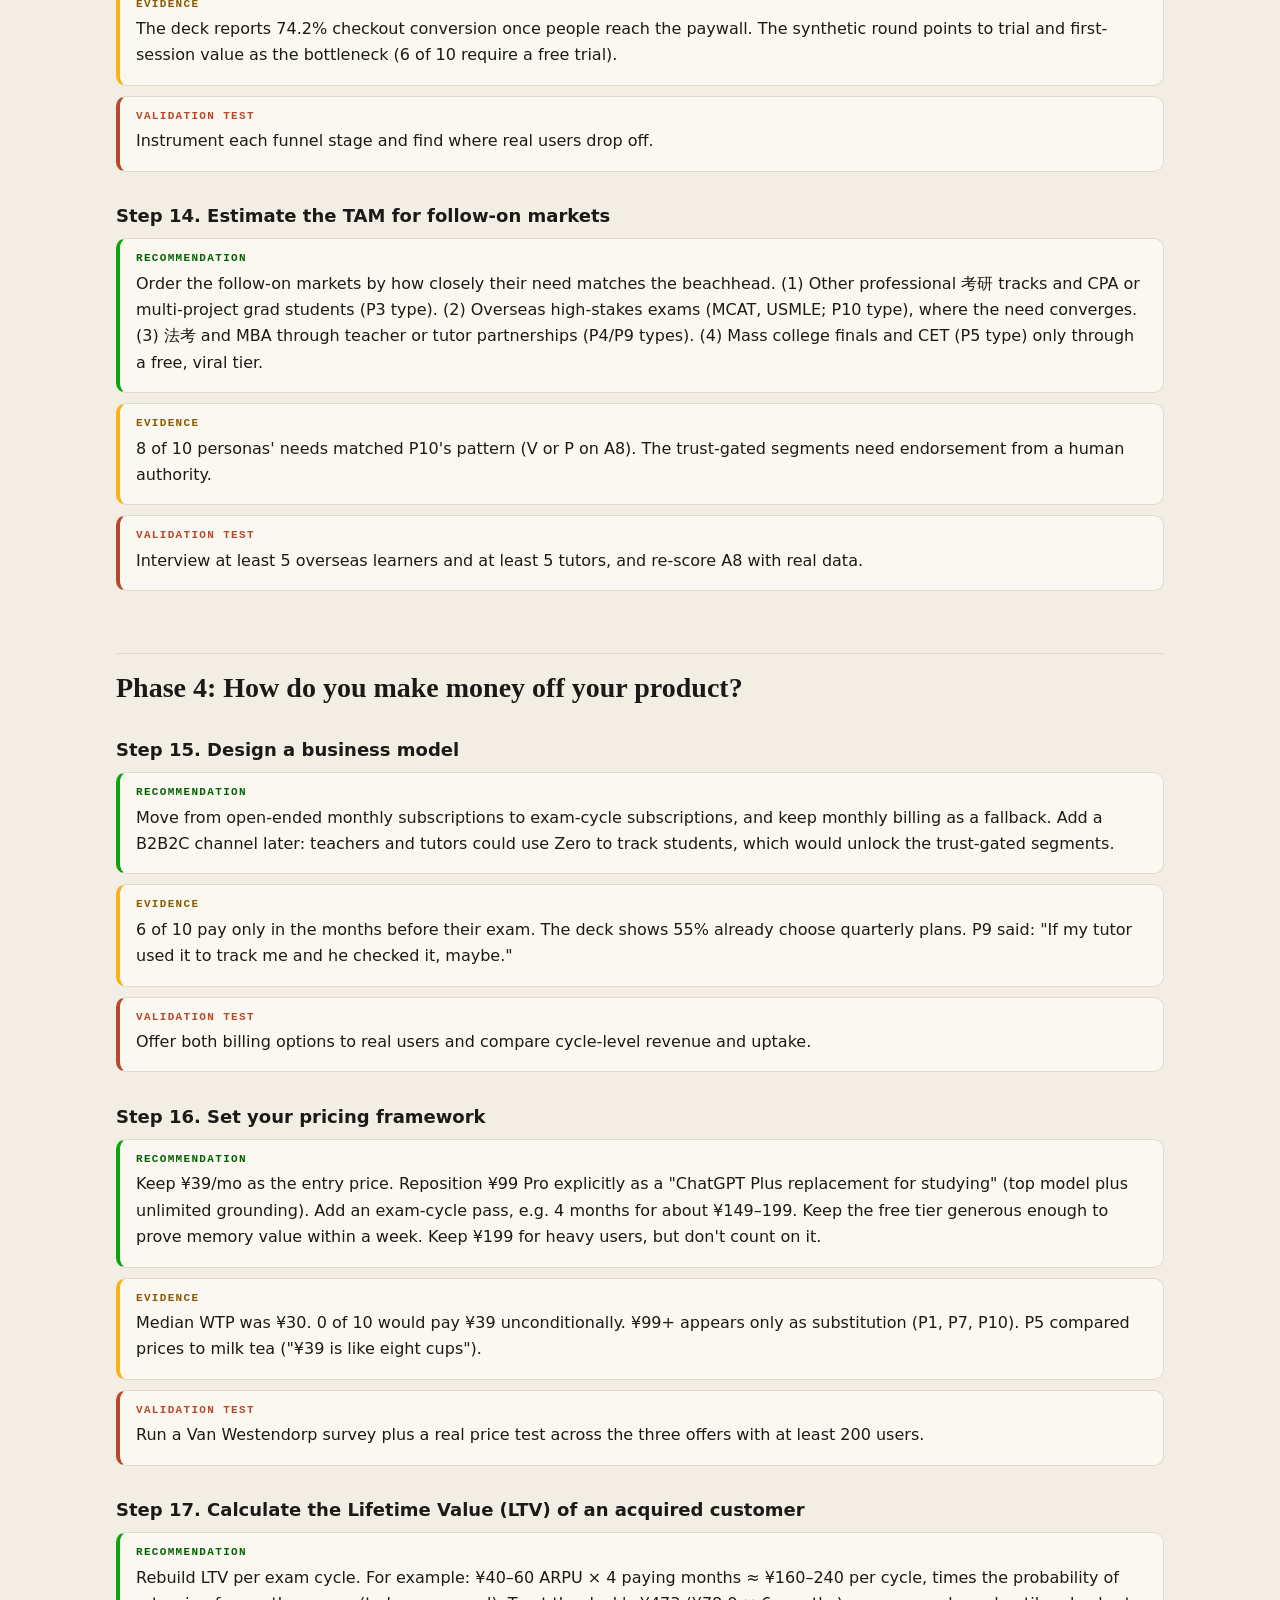
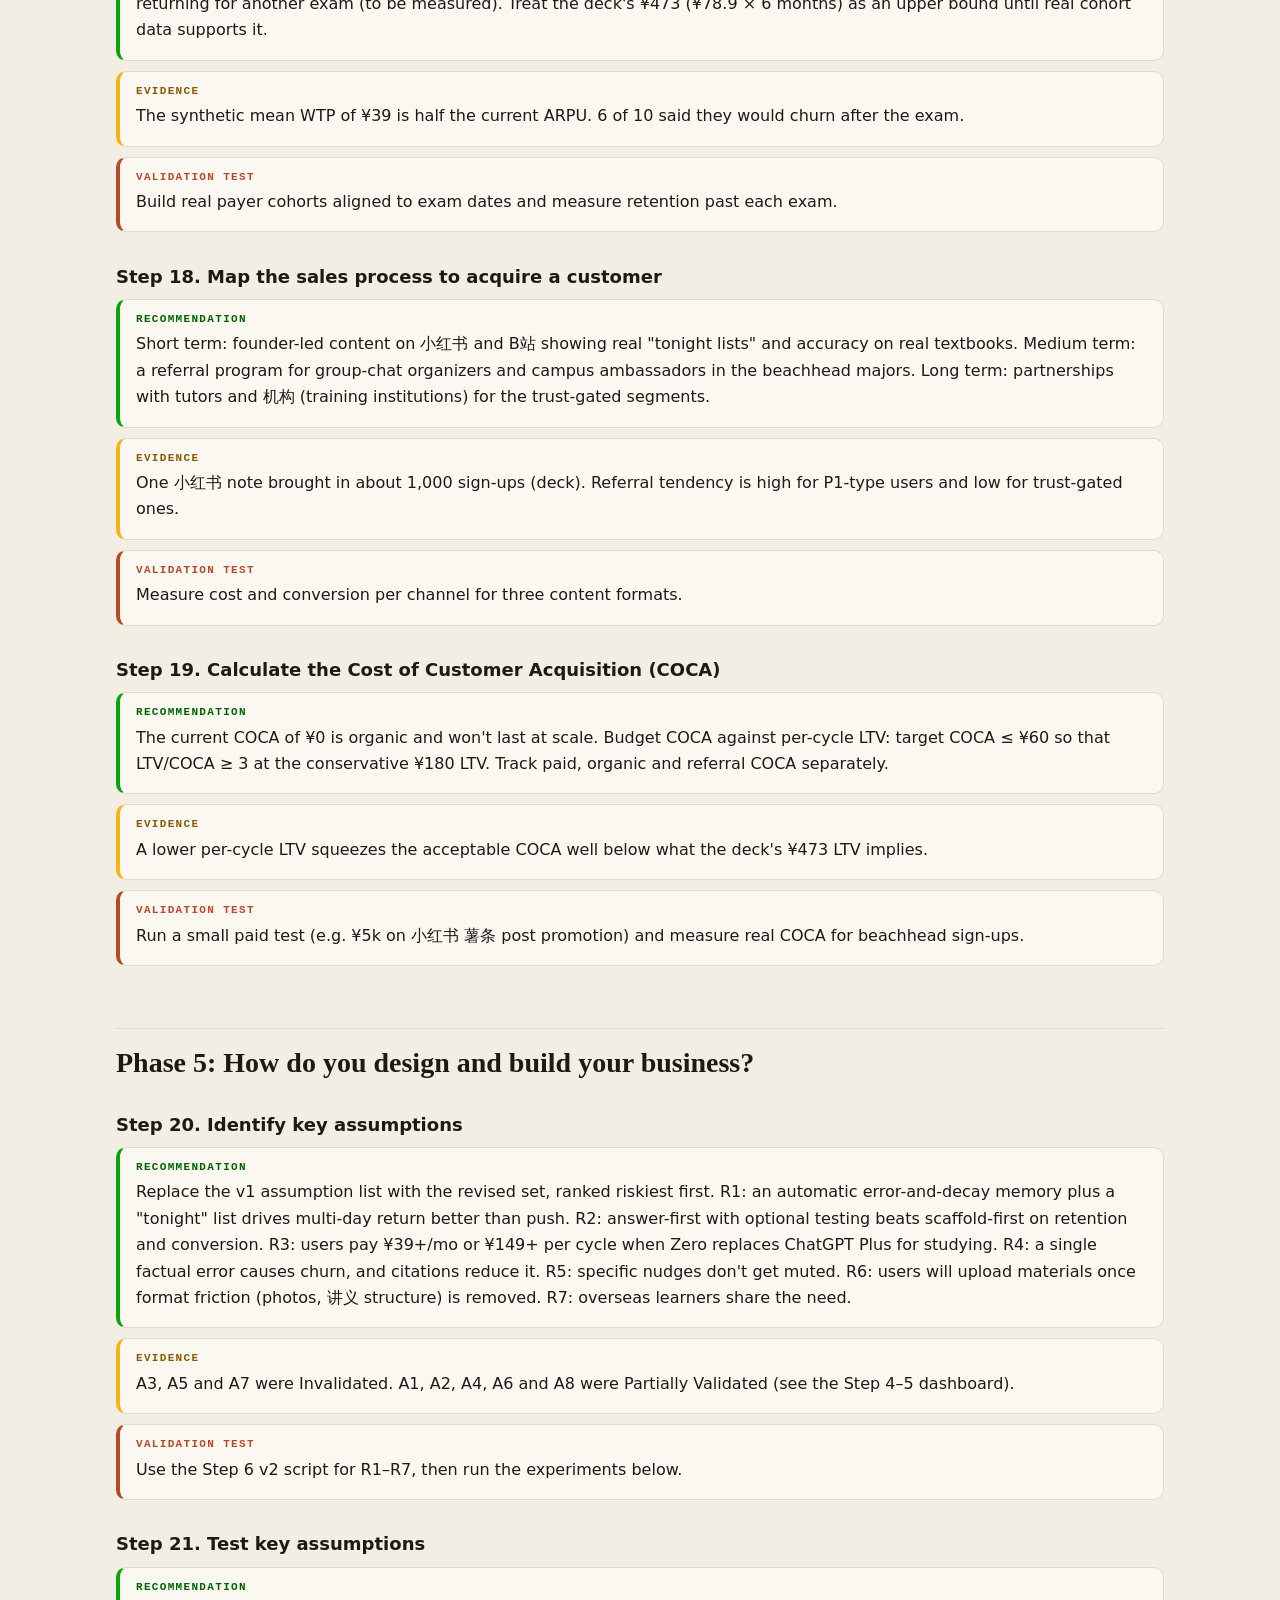
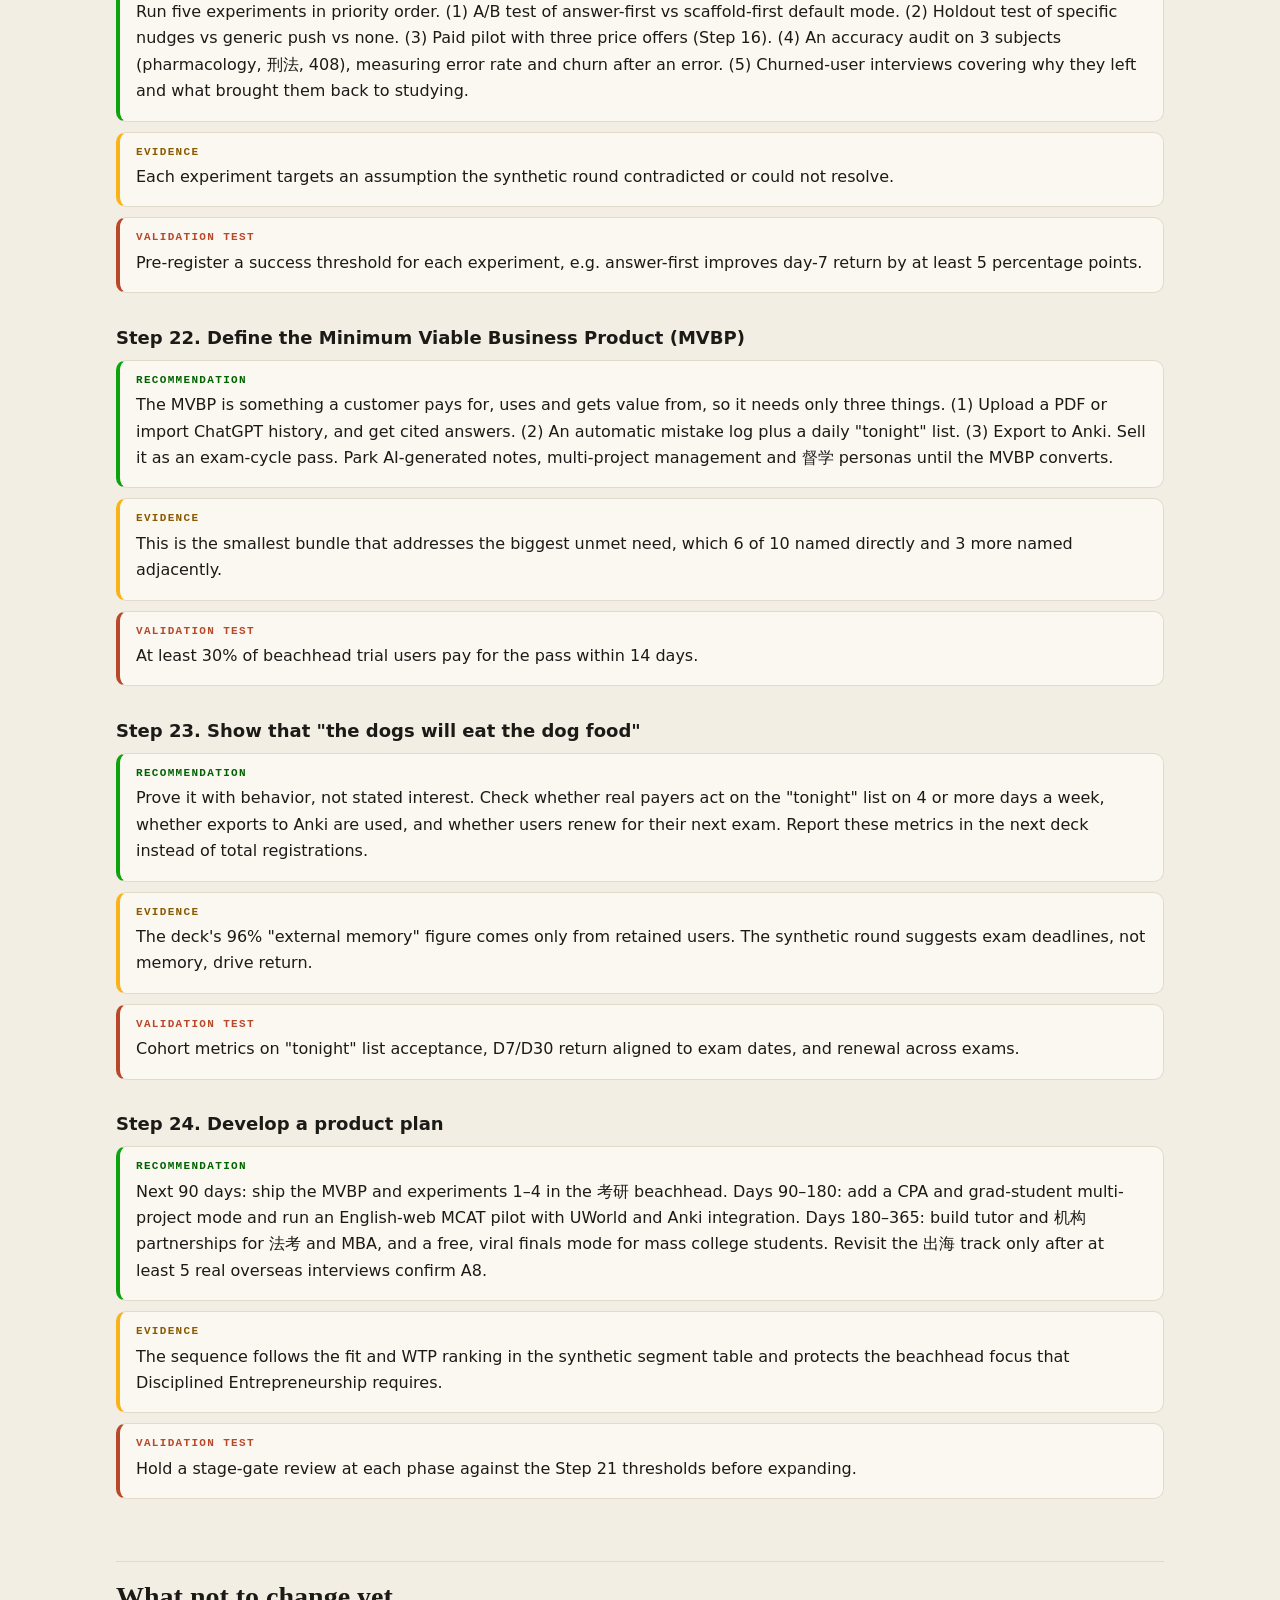
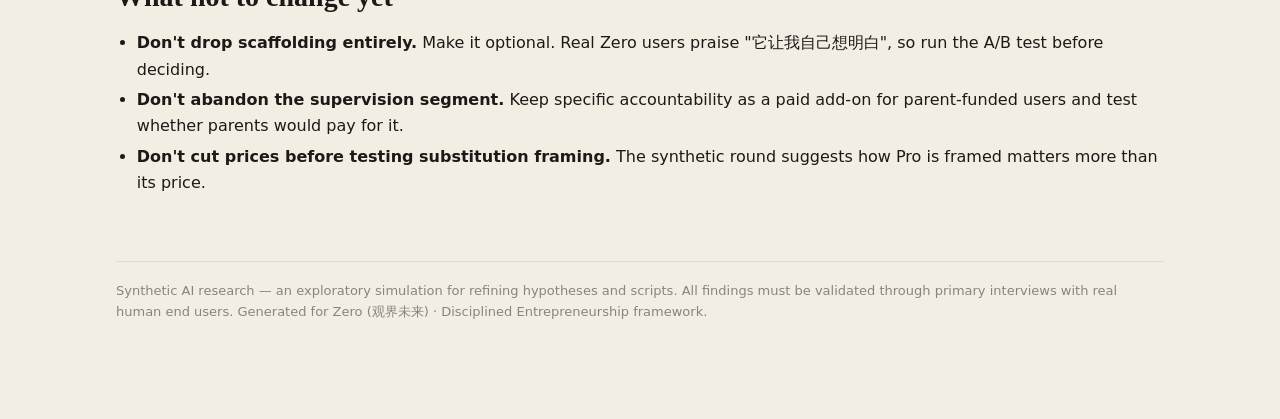
<file: zero-research/05_business_plan_revisions.html>
<!doctype html>
<html lang="en">
<head>
<meta charset="utf-8">
<meta name="viewport" content="width=device-width,initial-scale=1">
<title>Zero Plan Revisions</title>
<meta name="description" content="Recommended revisions to Zero&#x27;s end user profile, persona, value proposition and business plan.">
<style>
:root{
  --page:#f3eee4; --surface:#fbf8f2; --surface-2:#f1ebdf; --ink:#1c1a17; --ink-2:#55504a; --muted:#8a847b;
  --line:#e2dbcc; --accent:#b8482a; --accent-soft:#f3dfd5; --code:#efe8da;
  --good:#0ca30c; --good-ink:#006300; --warn:#fab219; --warn-ink:#8a5a00; --crit:#d03b3b; --crit-ink:#a42626;
  --bar:#2a78d6; --bar-2:#86b6ef; --ring:rgba(28,26,23,.10);
  color-scheme:light;
}
@media (prefers-color-scheme:dark){
  :root:not([data-theme="light"]){
    --page:#0f0e0d; --surface:#1a1918; --surface-2:#232120; --ink:#f4f1ea; --ink-2:#c3c0b7; --muted:#8f8a80;
    --line:#34312d; --accent:#e0714f; --accent-soft:#3a2219; --code:#262320;
    --good-ink:#34c534; --warn-ink:#fab219; --crit-ink:#ef7a7a; --bar:#3987e5; --bar-2:#184f95; --ring:rgba(255,255,255,.10);
    color-scheme:dark;
  }
}
:root[data-theme="dark"]{
  --page:#0f0e0d; --surface:#1a1918; --surface-2:#232120; --ink:#f4f1ea; --ink-2:#c3c0b7; --muted:#8f8a80;
  --line:#34312d; --accent:#e0714f; --accent-soft:#3a2219; --code:#262320;
  --good-ink:#34c534; --warn-ink:#fab219; --crit-ink:#ef7a7a; --bar:#3987e5; --bar-2:#184f95; --ring:rgba(255,255,255,.10);
  color-scheme:dark;
}
*{box-sizing:border-box}
html{-webkit-text-size-adjust:100%}
body{margin:0;background:var(--page);color:var(--ink);font:16px/1.65 system-ui,-apple-system,"Segoe UI","PingFang SC","Microsoft YaHei",sans-serif}
.wrap{max-width:1080px;margin:0 auto;padding:40px 16px 96px}
header.hero{border-bottom:1px solid var(--line);padding-bottom:28px;margin-bottom:28px}
.eyebrow{font:600 12px/1 ui-monospace,SFMono-Regular,Menlo,monospace;letter-spacing:.14em;text-transform:uppercase;color:var(--accent)}
.brand{font:600 15px/1 Georgia,"Songti SC",serif;color:var(--ink);display:flex;align-items:center;gap:8px;margin-bottom:20px}
.brand i{width:8px;height:8px;border-radius:50%;background:var(--accent);display:inline-block}
h1{font:600 clamp(28px,4.4vw,44px)/1.15 Georgia,"Songti SC",serif;margin:.35em 0 .3em;letter-spacing:-.01em}
h2{font:600 clamp(22px,3vw,28px)/1.25 Georgia,"Songti SC",serif;margin:2.2em 0 .6em;padding-top:.6em;border-top:1px solid var(--line)}
h3{font-size:18px;line-height:1.35;margin:1.8em 0 .5em}
h4{font-size:16px;margin:1.4em 0 .4em;color:var(--ink-2)}
p,li{color:var(--ink)}
.lede{color:var(--ink-2);font-size:17px;max-width:760px}
a{color:var(--accent)}
strong{font-weight:650}
code{font:13px ui-monospace,SFMono-Regular,Menlo,monospace;background:var(--code);padding:1px 5px;border-radius:4px}
ul,ol{padding-left:1.3em}
li{margin:.25em 0}
nav.toc{background:var(--surface);border:1px solid var(--line);border-radius:12px;padding:14px 18px;margin:24px 0;font-size:14px}
nav.toc b{display:block;font:600 12px/1 ui-monospace,monospace;letter-spacing:.12em;text-transform:uppercase;color:var(--muted);margin-bottom:8px}
nav.toc a{color:var(--ink-2);text-decoration:none;display:inline-block;margin:2px 14px 2px 0}
nav.toc a:hover{color:var(--accent)}
.tbl{overflow-x:auto;margin:14px 0 18px;border:1px solid var(--line);border-radius:10px;background:var(--surface)}
table{border-collapse:collapse;width:100%;font-size:14px}
th,td{padding:9px 12px;text-align:left;vertical-align:top;border-bottom:1px solid var(--line)}
th{font-weight:600;color:var(--ink-2);background:var(--surface-2);white-space:nowrap}
tr:last-child td{border-bottom:0}
td.num{font-variant-numeric:tabular-nums;white-space:nowrap}
.warnbox{background:var(--accent-soft);border:1px solid var(--accent);border-left-width:5px;border-radius:10px;padding:14px 18px;margin:18px 0}
.warnbox h2,.warnbox h3{margin-top:0;border:0;padding:0}
.callout{border-radius:10px;padding:12px 16px;margin:10px 0;border:1px solid var(--line);background:var(--surface)}
.callout .lbl{display:block;font:600 11px/1.4 ui-monospace,monospace;letter-spacing:.12em;text-transform:uppercase;margin-bottom:4px}
.callout p{margin:.25em 0}
.callout.syn{border-left:4px solid var(--bar)} .callout.syn .lbl{color:var(--bar)}
.callout.val{border-left:4px solid var(--accent)} .callout.val .lbl{color:var(--accent)}
.callout.probe{border-left:4px solid var(--muted)} .callout.probe .lbl{color:var(--muted)}
.callout.rec{border-left:4px solid var(--good)} .callout.rec .lbl{color:var(--good-ink)}
.callout.why{border-left:4px solid var(--warn)} .callout.why .lbl{color:var(--warn-ink)}
.callout.test{border-left:4px solid var(--accent)} .callout.test .lbl{color:var(--accent)}
.badge{display:inline-flex;align-items:center;gap:4px;font:600 12px/1.2 system-ui,sans-serif;padding:4px 8px;border-radius:999px;white-space:nowrap;max-width:100%;border:1px solid transparent}
.badge.v{color:var(--good-ink);background:color-mix(in srgb,var(--good) 14%,transparent);border-color:color-mix(in srgb,var(--good) 40%,transparent)}
.badge.p{color:var(--warn-ink);background:color-mix(in srgb,var(--warn) 18%,transparent);border-color:color-mix(in srgb,var(--warn) 50%,transparent)}
.badge.i{color:var(--crit-ink);background:color-mix(in srgb,var(--crit) 13%,transparent);border-color:color-mix(in srgb,var(--crit) 40%,transparent)}
.badge.n{color:var(--ink-2);background:var(--surface-2);border-color:var(--line)}
.matrix td,.matrix th{text-align:center}
.matrix td:first-child,.matrix th:first-child{text-align:left}
.kpis{display:grid;grid-template-columns:repeat(auto-fit,minmax(150px,1fr));gap:12px;margin:22px 0}
.kpi{background:var(--surface);border:1px solid var(--line);border-radius:12px;padding:14px 16px}
.kpi .k{font-size:12px;color:var(--muted);text-transform:uppercase;letter-spacing:.08em}
.kpi .kv{font:600 30px/1.1 Georgia,serif;margin:6px 0 2px}
.kpi .s{font-size:13px;color:var(--ink-2)}
.kpi .s .badge{white-space:normal}
.kpi{min-width:0}
.chart{background:var(--surface);border:1px solid var(--line);border-radius:12px;padding:18px 18px 12px;margin:16px 0 22px}
.chart h4{margin:0 0 4px;color:var(--ink)}
.chart .sub{font-size:13px;color:var(--muted);margin:0 0 14px}
.legend{display:flex;flex-wrap:wrap;gap:14px;font-size:13px;color:var(--ink-2);margin:0 0 12px}
.legend span{display:inline-flex;align-items:center;gap:6px}
.sw{width:12px;height:12px;border-radius:3px;display:inline-block}
.row{display:grid;grid-template-columns:minmax(120px,260px) 1fr 104px;gap:12px;align-items:center;margin:8px 0;font-size:14px}
.row .lab{color:var(--ink);line-height:1.3}
.row .lab small{display:block;color:var(--muted);font-size:12px}
.row .val{font-variant-numeric:tabular-nums;color:var(--ink-2);text-align:right;white-space:nowrap}
.track{height:18px;background:var(--surface-2);border-radius:4px;display:flex;gap:2px;overflow:hidden}
.seg{height:100%;border-radius:4px;min-width:0;cursor:default;transition:filter .12s}
.seg:hover{filter:brightness(1.1)}
.seg.v{background:var(--good)} .seg.p{background:var(--warn)} .seg.i{background:var(--crit)}
.seg.b{background:var(--bar)} .seg.b2{background:var(--bar-2)}
.vbars{display:flex;align-items:flex-end;gap:10px;height:190px;padding:0 4px;border-bottom:1px solid var(--line)}
.vcol{flex:1;display:flex;flex-direction:column;align-items:center;justify-content:flex-end;height:100%;gap:6px}
.vcol .bar{width:100%;max-width:64px;background:var(--bar);border-radius:4px 4px 0 0}
.vcol .n{font-size:13px;color:var(--ink-2);font-variant-numeric:tabular-nums}
.vlabels{display:flex;gap:10px;padding:6px 4px 0}
.vlabels div{flex:1;text-align:center;font-size:12px;color:var(--muted);line-height:1.3}
.refline{position:relative}
.twocol{display:grid;grid-template-columns:1fr 1fr;gap:16px}
@media (max-width:760px){.twocol{grid-template-columns:1fr}.row{grid-template-columns:1fr;gap:4px}.row .val{text-align:left}}
details.raw{margin:12px 0;border:1px solid var(--line);border-radius:10px;background:var(--surface)}
details.raw summary{cursor:pointer;padding:10px 14px;font-weight:600}
details.raw pre{margin:0;padding:14px;overflow:auto;max-height:420px;font:12px/1.5 ui-monospace,monospace;background:var(--code);border-radius:0 0 10px 10px}
.need{font:500 clamp(19px,2.4vw,24px)/1.4 Georgia,"Songti SC",serif;border-left:4px solid var(--accent);padding:6px 0 6px 16px;margin:14px 0}
#tip{position:fixed;pointer-events:none;z-index:10;background:var(--ink);color:var(--page);font-size:12px;line-height:1.4;padding:6px 9px;border-radius:6px;max-width:280px;opacity:0;transition:opacity .08s}
footer{margin-top:64px;padding-top:18px;border-top:1px solid var(--line);font-size:13px;color:var(--muted)}
.theme-toggle{position:absolute;top:12px;right:16px;background:var(--surface);color:var(--ink-2);border:1px solid var(--line);border-radius:999px;padding:6px 12px;font-size:12px;cursor:pointer;z-index:5}
@media print{.theme-toggle,nav.toc{display:none}body{background:#fff}}
</style>
</head>
<body>
<button class="theme-toggle" type="button" aria-label="Toggle light or dark theme">◐ Theme</button>
<div class="wrap">
<header class="hero">
<div class="brand"><i></i>Zero · Synthetic Research</div>
<div class="eyebrow">Step 7 · 24 Steps of Disciplined Entrepreneurship</div>
<h1>Zero Recommended Business Plan Revisions</h1><p class="lede">Strategic revisions to the End User Profile, Persona, Value Proposition and Business Plan, drawn from the synthetic study's most consistent findings. Organized step by step along Bill Aulet's 24 Steps of Disciplined Entrepreneurship.</p>
</header>
<nav class="toc"><b>Contents</b><a href="#summary-of-the-four-headline-revisions">Summary of the four headline revisions</a><a href="#phase-1-who-is-your-customer">Phase 1: Who is your customer?</a><a href="#phase-2-what-can-you-do-for-your-customer">Phase 2: What can you do for your customer?</a><a href="#phase-3-how-does-your-customer-acquire-your-product">Phase 3: How does your customer acquire your product?</a><a href="#phase-4-how-do-you-make-money-off-your-product">Phase 4: How do you make money off your product?</a><a href="#phase-5-how-do-you-design-and-build-your-business">Phase 5: How do you design and build your business?</a><a href="#what-not-to-change-yet">What not to change yet</a></nav>
<div class="warnbox"><strong>Important.</strong> These recommendations rest on 10 synthetic personas. "Confidence" is relative within this simulation, not a measure of market certainty. Treat each recommendation as a hypothesis with a named validation test, and act on it only after real interviews (see the Step 6 script) and live experiments confirm it.</div>
<h2 id="summary-of-the-four-headline-revisions">Summary of the four headline revisions</h2>
<div class="tbl"><table><thead><tr><th>Element</th><th>Current (deck, May 2026)</th><th>Recommended revision</th><th>Confidence</th></tr></thead><tbody><tr><td>End User Profile</td><td>All 在校大学生 plus 考研/考公/法考 learners who "can't start, can't keep going"</td><td>Self-driven, AI-heavy exam candidates 1–6 months out, who already pay for a general AI, have digital materials and resent maintaining a manual tracking system</td><td>Med</td></tr><tr><td>Persona</td><td>User B (weak foundation, needs a supervisor) as the emotional anchor</td><td>P1-type pharmacy 考研 power user: already studying 8–10 h a day, loses about 1 h a day to re-orienting and Notion upkeep, and pays ¥68/mo for ChatGPT</td><td>Med</td></tr><tr><td>Value Proposition</td><td>陪伴 companionship: "helps you start, persist and manage", with scaffolding and push</td><td>"Know exactly what to study tonight. Zero remembers every mistake and everything you're forgetting, from your own materials, with no upkeep." Answer-first, cited, and exports to Anki and Notion</td><td>Med</td></tr><tr><td>Business Plan</td><td>¥39/¥99/¥199 monthly tiers; ARPU ¥78.9; LTV ¥473 over 6 months</td><td>Exam-cycle pricing; Pro positioned as a ChatGPT Plus replacement; planning ARPU ≈ ¥40–60; LTV modeled per exam cycle; plan for post-exam churn</td><td>Low–Med</td></tr></tbody></table></div>
<h2 id="phase-1-who-is-your-customer">Phase 1: Who is your customer?</h2>
<h3 id="step-1-market-segmentation">Step 1. Market segmentation</h3>
<div class="callout rec"><span class="lbl">Recommendation</span><p>Segment by learner behavior and trust source, not by exam type. There are four cells: (a) AI-heavy self-directed learners, (b) learners juggling several projects, (c) low-budget learners who need accountability, (d) trust-gated learners anchored on a human course or tutor. Exam type (考研, 法考, 国考, CET, MBA, MCAT) becomes a second dimension.</p></div>
<div class="callout why"><span class="lbl">Evidence</span><p>Needs, objections and WTP clustered by behavior rather than by exam. P1 (考研) and P10 (MCAT) are near-identical. P4 (法考) and P9 (MBA) share a trust gate despite different exams.</p></div>
<div class="callout test"><span class="lbl">Validation test</span><p>In real interviews, check whether segment-level WTP and feature preferences differ more by behavior cell than by exam type.</p></div>
<h3 id="step-2-select-a-beachhead-market">Step 2. Select a beachhead market</h3>
<div class="callout rec"><span class="lbl">Recommendation</span><p>Beachhead: professional-course 考研 candidates (pharmacy, medicine-adjacent, 408 CS) 3–6 months before the exam who already pay for a general AI tool and study from PDFs. Deprioritize the low-budget supervision segment (User B type) and the trust-gated high-budget segments (法考 full-course, MBA) for now.</p></div>
<div class="callout why"><span class="lbl">Evidence</span><p>P1 is the strongest fit: she already pays ¥68/mo, her need is exactly memory plus grounding, and she runs a 40-person referral group. The supervision segment has real need but a ¥0–30 ceiling and a history of churn. P4 and P9 pay ¥0 because of trust, not price.</p></div>
<div class="callout test"><span class="lbl">Validation test</span><p>Recruit 10 real candidates matching the beachhead criteria. At least 4 should accept the Step 6 C3 paid-pilot offer.</p></div>
<h3 id="step-3-build-an-end-user-profile">Step 3. Build an End User Profile</h3>
<div class="callout rec"><span class="lbl">Recommendation</span><p>Rewrite the profile as: age 21–26; 1–6 months before a high-stakes exam; studies 6–10 h a day; already pays ¥40–70/mo for a general AI or keeps a shared account; materials are PDFs; keeps a hand-built tracker (Notion, Sheets, Anki) that is stale or resented; decides alone; finds tools on 小红书 and in cohort WeChat groups; trusts nothing until it is accurate on their own subject.</p></div>
<div class="callout why"><span class="lbl">Evidence</span><p>6 of 10 personas named a need matching this profile directly. Every persona who tracked by hand let it go stale.</p></div>
<div class="callout test"><span class="lbl">Validation test</span><p>Screen-share the artifacts (Step 6, W3) of 15 real users to confirm the "stale tracker" trait.</p></div>
<h3 id="step-4-calculate-the-tam-for-the-beachhead-market">Step 4. Calculate the TAM for the beachhead market</h3>
<div class="callout rec"><span class="lbl">Recommendation</span><p>Size the beachhead bottom-up and treat the result as an estimate to validate. 考研 registrants ≈ 3.4M/yr (deck). If 10–20% already pay for AI and study from PDFs, that is ≈ 340k–680k learners. At ¥45/mo × 4–5 paying months ≈ ¥200/learner per cycle, the TAM is ≈ ¥68M–136M per year.</p></div>
<div class="callout why"><span class="lbl">Evidence</span><p>Synthetic WTP median ¥30, mean ¥39; beachhead personas at ¥60–68; 6 of 10 pay only seasonally.</p></div>
<div class="callout test"><span class="lbl">Validation test</span><p>Survey 200+ 考研 candidates (e.g. via 小红书) on current AI spend and material format to replace the 10–20% placeholder.</p></div>
<h3 id="step-5-profile-the-persona-for-the-beachhead-market">Step 5. Profile the Persona for the beachhead market</h3>
<div class="callout rec"><span class="lbl">Recommendation</span><p>Make a P1-type learner the persona and the team's shared reference point. For example: "林子涵, 22, pharmacy senior, 110 days to 考研. Pays ¥68/mo for shared ChatGPT and loses 40 min a day maintaining Notion. Quits any tool that gets drug facts wrong twice." Keep the deck's User B as a secondary persona for the accountability add-on.</p></div>
<div class="callout why"><span class="lbl">Evidence</span><p>P1's buying criteria (accuracy, replacing ChatGPT, exporting to Anki and Notion) are specific and product-actionable.</p></div>
<div class="callout test"><span class="lbl">Validation test</span><p>Find 3 real people who match the persona closely. Interview them, then correct the persona with their verbatims.</p></div>
<h3 id="step-6-full-life-cycle-use-case">Step 6. Full life-cycle use case</h3>
<div class="callout rec"><span class="lbl">Recommendation</span><p>Redesign the flow around what the persona actually does. (1) Discovery via a 小红书 post or a cohort chat. (2) First session: upload one PDF or import ChatGPT history, and get a useful "tonight" plan within 5 minutes with no setup. (3) Daily: ask for an answer, get a cited answer, and the mistake is logged automatically. (4) The next day: the "tonight" list is built from errors and decay. (5) Weekly: export to Anki or Notion. (6) Exam day: the product holds the learner's history. (7) After the exam: they switch to the next exam and the history carries over.</p></div>
<div class="callout why"><span class="lbl">Evidence</span><p>6 of 10 need setup under 5–10 minutes. 6 of 10 need export or integration. 6 of 10 stop paying after the exam.</p></div>
<div class="callout test"><span class="lbl">Validation test</span><p>Measure time-to-first-value and first-week return in onboarding sessions with real users.</p></div>
<h3 id="step-7-high-level-product-specification">Step 7. High-level product specification</h3>
<div class="callout rec"><span class="lbl">Recommendation</span><p>Re-rank the four pillars. (1) Automatic mistake and forgetting memory. (2) A daily "tonight" priority list. (3) Answers grounded in the learner's documents with page citations. (4) Answer-first mode with optional self-testing. Keep scaffolding as a toggle, not the default. Replace generic push with specific nudges that name the subject and error, and let users switch them off. Add import from ChatGPT threads, phone photos and 讲义 chapter structure, plus export to Anki and Notion.</p></div>
<div class="callout why"><span class="lbl">Evidence</span><p>A3 was Invalidated (0 V / 3 P / 7 I) and A5 was Invalidated (0 V / 5 P / 5 I). The most frequent objections were generic push being muted (10/10) and withheld answers sending people back to free AI (9/10).</p></div>
<div class="callout test"><span class="lbl">Validation test</span><p>A/B test the default mode (answer-first vs scaffold-first) against day-7 return and conversion. Run a holdout test of specific vs generic nudges.</p></div>
<h3 id="step-8-quantify-the-value-proposition">Step 8. Quantify the value proposition</h3>
<div class="callout rec"><span class="lbl">Recommendation</span><p>Quantify the value in hours and substitution, not in feelings. Examples: "Saves the ~1 h/day spent re-orienting and maintaining trackers (P1: 40 min of Notion plus re-explaining context)." "Replaces ChatGPT Plus for studying at a comparable price." "Turns 10 minutes of deciding what to study into a ready list."</p></div>
<div class="callout why"><span class="lbl">Evidence</span><p>In the synthetic round, time was the scarcest resource (7 of 10 used "waste" or "wasted" about time), and ¥99+ money moved only out of an existing line item.</p></div>
<div class="callout test"><span class="lbl">Validation test</span><p>Instrument time-to-start and re-orientation time for real users, before and after Zero. Publish the measured delta.</p></div>
<h3 id="step-9-identify-your-next-10-customers">Step 9. Identify your next 10 customers</h3>
<div class="callout rec"><span class="lbl">Recommendation</span><p>List 10 named real people who match the beachhead persona: current Zero payers, members of the deck's 小红书 cohort from 4/13, and 考研 group-chat organizers. Interview them with the v2 script and make the C3 paid-pilot offer.</p></div>
<div class="callout why"><span class="lbl">Evidence</span><p>Synthetic personas cannot be customers. This step is where the evidence has to come from real people.</p></div>
<div class="callout test"><span class="lbl">Validation test</span><p>At least 7 of 10 confirm the persona and at least 4 prepay for a pilot.</p></div>
<h2 id="phase-2-what-can-you-do-for-your-customer">Phase 2: What can you do for your customer?</h2>
<h3 id="step-10-define-your-core">Step 10. Define your Core</h3>
<div class="callout rec"><span class="lbl">Recommendation</span><p>Redefine the Core from 陪伴 companionship to an accurate, compounding learner record: an error-and-decay memory that makes each day's recommendation better and moves with the learner from one exam to the next. That record is what competitors can't copy by adding a memory feature.</p></div>
<div class="callout why"><span class="lbl">Evidence</span><p>Memory was the one concept element that attracted interest from every segment. The deck's "time compounding" data-asset thesis fits this reframing.</p></div>
<div class="callout test"><span class="lbl">Validation test</span><p>Track whether recommendation acceptance rises with a user's history length (e.g. week 1 vs week 6).</p></div>
<h3 id="step-11-chart-your-competitive-position">Step 11. Chart your competitive position</h3>
<div class="callout rec"><span class="lbl">Recommendation</span><p>Put these two axes on the chart: "remembers your mistakes and forgetting across sessions" and "grounded and cited from your own materials". The real competitor is free ChatGPT, Doubao or DeepSeek plus a hand-built Notion or Anki system, not Khanmigo. Position Zero as "the study layer that sits beside your AI and your Anki."</p></div>
<div class="callout why"><span class="lbl">Evidence</span><p>9 of 10 fall back to free AI. 6 of 10 refuse to give up Anki, Notion, Obsidian, UWorld or 粉笔.</p></div>
<div class="callout test"><span class="lbl">Validation test</span><p>In real interviews, ask what they would do if Zero disappeared tomorrow. That answer identifies the true alternative.</p></div>
<h2 id="phase-3-how-does-your-customer-acquire-your-product">Phase 3: How does your customer acquire your product?</h2>
<h3 id="step-12-determine-the-customer-s-decision-making-unit-dmu">Step 12. Determine the customer's Decision-Making Unit (DMU)</h3>
<div class="callout rec"><span class="lbl">Recommendation</span><p>For the beachhead, the learner is champion, end user and economic buyer all at once. Primary influencers are cohort peers and group-chat organizers, people who already passed (上岸 stories) and, in trust-gated segments, the teacher or tutor. Parents are an economic buyer only in the supervision segment.</p></div>
<div class="callout why"><span class="lbl">Evidence</span><p>5 of 10 require an endorsement from a trusted peer or expert. P2 and P5 are parent-funded.</p></div>
<div class="callout test"><span class="lbl">Validation test</span><p>Ask every real interviewee: "Who did you ask before your last study purchase?"</p></div>
<h3 id="step-13-map-the-process-to-acquire-a-paying-customer">Step 13. Map the process to acquire a paying customer</h3>
<div class="callout rec"><span class="lbl">Recommendation</span><p>The funnel: 小红书 or cohort post → free trial with instant value (≤5 min) → accuracy proven on the learner's own material → specific nudge on day 2–3 → paywall at the moment the "tonight" list saves them time → an exam-cycle pass. Give group-chat organizers (P1 type) a referral mechanic.</p></div>
<div class="callout why"><span class="lbl">Evidence</span><p>The deck reports 74.2% checkout conversion once people reach the paywall. The synthetic round points to trial and first-session value as the bottleneck (6 of 10 require a free trial).</p></div>
<div class="callout test"><span class="lbl">Validation test</span><p>Instrument each funnel stage and find where real users drop off.</p></div>
<h3 id="step-14-estimate-the-tam-for-follow-on-markets">Step 14. Estimate the TAM for follow-on markets</h3>
<div class="callout rec"><span class="lbl">Recommendation</span><p>Order the follow-on markets by how closely their need matches the beachhead. (1) Other professional 考研 tracks and CPA or multi-project grad students (P3 type). (2) Overseas high-stakes exams (MCAT, USMLE; P10 type), where the need converges. (3) 法考 and MBA through teacher or tutor partnerships (P4/P9 types). (4) Mass college finals and CET (P5 type) only through a free, viral tier.</p></div>
<div class="callout why"><span class="lbl">Evidence</span><p>8 of 10 personas' needs matched P10's pattern (V or P on A8). The trust-gated segments need endorsement from a human authority.</p></div>
<div class="callout test"><span class="lbl">Validation test</span><p>Interview at least 5 overseas learners and at least 5 tutors, and re-score A8 with real data.</p></div>
<h2 id="phase-4-how-do-you-make-money-off-your-product">Phase 4: How do you make money off your product?</h2>
<h3 id="step-15-design-a-business-model">Step 15. Design a business model</h3>
<div class="callout rec"><span class="lbl">Recommendation</span><p>Move from open-ended monthly subscriptions to exam-cycle subscriptions, and keep monthly billing as a fallback. Add a B2B2C channel later: teachers and tutors could use Zero to track students, which would unlock the trust-gated segments.</p></div>
<div class="callout why"><span class="lbl">Evidence</span><p>6 of 10 pay only in the months before their exam. The deck shows 55% already choose quarterly plans. P9 said: "If my tutor used it to track me and he checked it, maybe."</p></div>
<div class="callout test"><span class="lbl">Validation test</span><p>Offer both billing options to real users and compare cycle-level revenue and uptake.</p></div>
<h3 id="step-16-set-your-pricing-framework">Step 16. Set your pricing framework</h3>
<div class="callout rec"><span class="lbl">Recommendation</span><p>Keep ¥39/mo as the entry price. Reposition ¥99 Pro explicitly as a "ChatGPT Plus replacement for studying" (top model plus unlimited grounding). Add an exam-cycle pass, e.g. 4 months for about ¥149–199. Keep the free tier generous enough to prove memory value within a week. Keep ¥199 for heavy users, but don't count on it.</p></div>
<div class="callout why"><span class="lbl">Evidence</span><p>Median WTP was ¥30. 0 of 10 would pay ¥39 unconditionally. ¥99+ appears only as substitution (P1, P7, P10). P5 compared prices to milk tea ("¥39 is like eight cups").</p></div>
<div class="callout test"><span class="lbl">Validation test</span><p>Run a Van Westendorp survey plus a real price test across the three offers with at least 200 users.</p></div>
<h3 id="step-17-calculate-the-lifetime-value-ltv-of-an-acquired-customer">Step 17. Calculate the Lifetime Value (LTV) of an acquired customer</h3>
<div class="callout rec"><span class="lbl">Recommendation</span><p>Rebuild LTV per exam cycle. For example: ¥40–60 ARPU × 4 paying months ≈ ¥160–240 per cycle, times the probability of returning for another exam (to be measured). Treat the deck's ¥473 (¥78.9 × 6 months) as an upper bound until real cohort data supports it.</p></div>
<div class="callout why"><span class="lbl">Evidence</span><p>The synthetic mean WTP of ¥39 is half the current ARPU. 6 of 10 said they would churn after the exam.</p></div>
<div class="callout test"><span class="lbl">Validation test</span><p>Build real payer cohorts aligned to exam dates and measure retention past each exam.</p></div>
<h3 id="step-18-map-the-sales-process-to-acquire-a-customer">Step 18. Map the sales process to acquire a customer</h3>
<div class="callout rec"><span class="lbl">Recommendation</span><p>Short term: founder-led content on 小红书 and B站 showing real "tonight lists" and accuracy on real textbooks. Medium term: a referral program for group-chat organizers and campus ambassadors in the beachhead majors. Long term: partnerships with tutors and 机构 (training institutions) for the trust-gated segments.</p></div>
<div class="callout why"><span class="lbl">Evidence</span><p>One 小红书 note brought in about 1,000 sign-ups (deck). Referral tendency is high for P1-type users and low for trust-gated ones.</p></div>
<div class="callout test"><span class="lbl">Validation test</span><p>Measure cost and conversion per channel for three content formats.</p></div>
<h3 id="step-19-calculate-the-cost-of-customer-acquisition-coca">Step 19. Calculate the Cost of Customer Acquisition (COCA)</h3>
<div class="callout rec"><span class="lbl">Recommendation</span><p>The current COCA of ¥0 is organic and won't last at scale. Budget COCA against per-cycle LTV: target COCA ≤ ¥60 so that LTV/COCA ≥ 3 at the conservative ¥180 LTV. Track paid, organic and referral COCA separately.</p></div>
<div class="callout why"><span class="lbl">Evidence</span><p>A lower per-cycle LTV squeezes the acceptable COCA well below what the deck's ¥473 LTV implies.</p></div>
<div class="callout test"><span class="lbl">Validation test</span><p>Run a small paid test (e.g. ¥5k on 小红书 薯条 post promotion) and measure real COCA for beachhead sign-ups.</p></div>
<h2 id="phase-5-how-do-you-design-and-build-your-business">Phase 5: How do you design and build your business?</h2>
<h3 id="step-20-identify-key-assumptions">Step 20. Identify key assumptions</h3>
<div class="callout rec"><span class="lbl">Recommendation</span><p>Replace the v1 assumption list with the revised set, ranked riskiest first. R1: an automatic error-and-decay memory plus a "tonight" list drives multi-day return better than push. R2: answer-first with optional testing beats scaffold-first on retention and conversion. R3: users pay ¥39+/mo or ¥149+ per cycle when Zero replaces ChatGPT Plus for studying. R4: a single factual error causes churn, and citations reduce it. R5: specific nudges don't get muted. R6: users will upload materials once format friction (photos, 讲义 structure) is removed. R7: overseas learners share the need.</p></div>
<div class="callout why"><span class="lbl">Evidence</span><p>A3, A5 and A7 were Invalidated. A1, A2, A4, A6 and A8 were Partially Validated (see the Step 4–5 dashboard).</p></div>
<div class="callout test"><span class="lbl">Validation test</span><p>Use the Step 6 v2 script for R1–R7, then run the experiments below.</p></div>
<h3 id="step-21-test-key-assumptions">Step 21. Test key assumptions</h3>
<div class="callout rec"><span class="lbl">Recommendation</span><p>Run five experiments in priority order. (1) A/B test of answer-first vs scaffold-first default mode. (2) Holdout test of specific nudges vs generic push vs none. (3) Paid pilot with three price offers (Step 16). (4) An accuracy audit on 3 subjects (pharmacology, 刑法, 408), measuring error rate and churn after an error. (5) Churned-user interviews covering why they left and what brought them back to studying.</p></div>
<div class="callout why"><span class="lbl">Evidence</span><p>Each experiment targets an assumption the synthetic round contradicted or could not resolve.</p></div>
<div class="callout test"><span class="lbl">Validation test</span><p>Pre-register a success threshold for each experiment, e.g. answer-first improves day-7 return by at least 5 percentage points.</p></div>
<h3 id="step-22-define-the-minimum-viable-business-product-mvbp">Step 22. Define the Minimum Viable Business Product (MVBP)</h3>
<div class="callout rec"><span class="lbl">Recommendation</span><p>The MVBP is something a customer pays for, uses and gets value from, so it needs only three things. (1) Upload a PDF or import ChatGPT history, and get cited answers. (2) An automatic mistake log plus a daily "tonight" list. (3) Export to Anki. Sell it as an exam-cycle pass. Park AI-generated notes, multi-project management and 督学 personas until the MVBP converts.</p></div>
<div class="callout why"><span class="lbl">Evidence</span><p>This is the smallest bundle that addresses the biggest unmet need, which 6 of 10 named directly and 3 more named adjacently.</p></div>
<div class="callout test"><span class="lbl">Validation test</span><p>At least 30% of beachhead trial users pay for the pass within 14 days.</p></div>
<h3 id="step-23-show-that-the-dogs-will-eat-the-dog-food">Step 23. Show that "the dogs will eat the dog food"</h3>
<div class="callout rec"><span class="lbl">Recommendation</span><p>Prove it with behavior, not stated interest. Check whether real payers act on the "tonight" list on 4 or more days a week, whether exports to Anki are used, and whether users renew for their next exam. Report these metrics in the next deck instead of total registrations.</p></div>
<div class="callout why"><span class="lbl">Evidence</span><p>The deck's 96% "external memory" figure comes only from retained users. The synthetic round suggests exam deadlines, not memory, drive return.</p></div>
<div class="callout test"><span class="lbl">Validation test</span><p>Cohort metrics on "tonight" list acceptance, D7/D30 return aligned to exam dates, and renewal across exams.</p></div>
<h3 id="step-24-develop-a-product-plan">Step 24. Develop a product plan</h3>
<div class="callout rec"><span class="lbl">Recommendation</span><p>Next 90 days: ship the MVBP and experiments 1–4 in the 考研 beachhead. Days 90–180: add a CPA and grad-student multi-project mode and run an English-web MCAT pilot with UWorld and Anki integration. Days 180–365: build tutor and 机构 partnerships for 法考 and MBA, and a free, viral finals mode for mass college students. Revisit the 出海 track only after at least 5 real overseas interviews confirm A8.</p></div>
<div class="callout why"><span class="lbl">Evidence</span><p>The sequence follows the fit and WTP ranking in the synthetic segment table and protects the beachhead focus that Disciplined Entrepreneurship requires.</p></div>
<div class="callout test"><span class="lbl">Validation test</span><p>Hold a stage-gate review at each phase against the Step 21 thresholds before expanding.</p></div>
<h2 id="what-not-to-change-yet">What not to change yet</h2>
<ul>
<li><strong>Don't drop scaffolding entirely.</strong> Make it optional. Real Zero users praise "它让我自己想明白", so run the A/B test before deciding.
</li>
<li><strong>Don't abandon the supervision segment.</strong> Keep specific accountability as a paid add-on for parent-funded users and test whether parents would pay for it.
</li>
<li><strong>Don't cut prices before testing substitution framing.</strong> The synthetic round suggests how Pro is framed matters more than its price.
</li></ul>
<footer>Synthetic AI research — an exploratory simulation for refining hypotheses and scripts. All findings must be validated through primary interviews with real human end users. Generated for Zero (观界未来) · Disciplined Entrepreneurship framework.</footer>
</div>
<div id="tip" role="tooltip"></div>
<script>
(function(){
  var tip=document.getElementById('tip');
  document.addEventListener('mousemove',function(e){
    var t=e.target.closest('[data-tip]');
    if(!t){tip.style.opacity=0;return;}
    tip.textContent=t.getAttribute('data-tip');
    var x=e.clientX+14,y=e.clientY+14;
    if(x+290>innerWidth)x=e.clientX-290;
    tip.style.left=x+'px';tip.style.top=y+'px';tip.style.opacity=1;
  });
  var b=document.querySelector('.theme-toggle'),r=document.documentElement;
  function cur(){return r.getAttribute('data-theme')||(matchMedia('(prefers-color-scheme: dark)').matches?'dark':'light');}
  try{var s=localStorage.getItem('zero-theme');if(s)r.setAttribute('data-theme',s);}catch(e){}
  b.addEventListener('click',function(){var n=cur()==='dark'?'light':'dark';r.setAttribute('data-theme',n);try{localStorage.setItem('zero-theme',n);}catch(e){}});
})();
</script>
</body>
</html>
</file>
<file: index.css>
section {
    border: 2px gray solid;
    padding: 3px 10px;
    margin-bottom: 10px;
}

.colors div {
    height: 120px;
    width: 400px;
    display:inline-block;
    text-align:center;
    color:white;
    margin-bottom:10px;
}

#cool-blue{
    background-color: #2d5dcc;
}

#pink{
    background-color: #d957d9;
}

#beige{
    background-color: #efd9ca;
}

#mint-green{
    background-color: #4fe0b0;
}

.color-hex{
    font-weight:normal;
    font-style:italic;
}

.fonts div{
    display:inline-block;
    margin-right:20px;
}

h3.scp {
    font-family: "Source Code Pro", monospace;
}

h3.ns {
    font-family: "Nunito Sans", sans-serif;
}

h3.pop {
    font-family: "Poppins", sans-serif;
}

h3.normal {
    font-weight:normal;
}

h3.italic {
    font-style:italic;
    font-weight:normal;
}

h3.font-name{
    text-decoration:underline;
    font-weight:normal;
}

#h1{
    font-weight:700;
    font-size: 26px;
    font-family:"Nunito Sans";
}

#h2{
    font-weight:500;
    font-size: 18px;
    font-family:"Poppins";
}

#p{
    font-weight:400;
    font-size: 14px;
    font-family:"Poppins";
}

.text-styles li{
    font-size: 18px;
}
</file>
